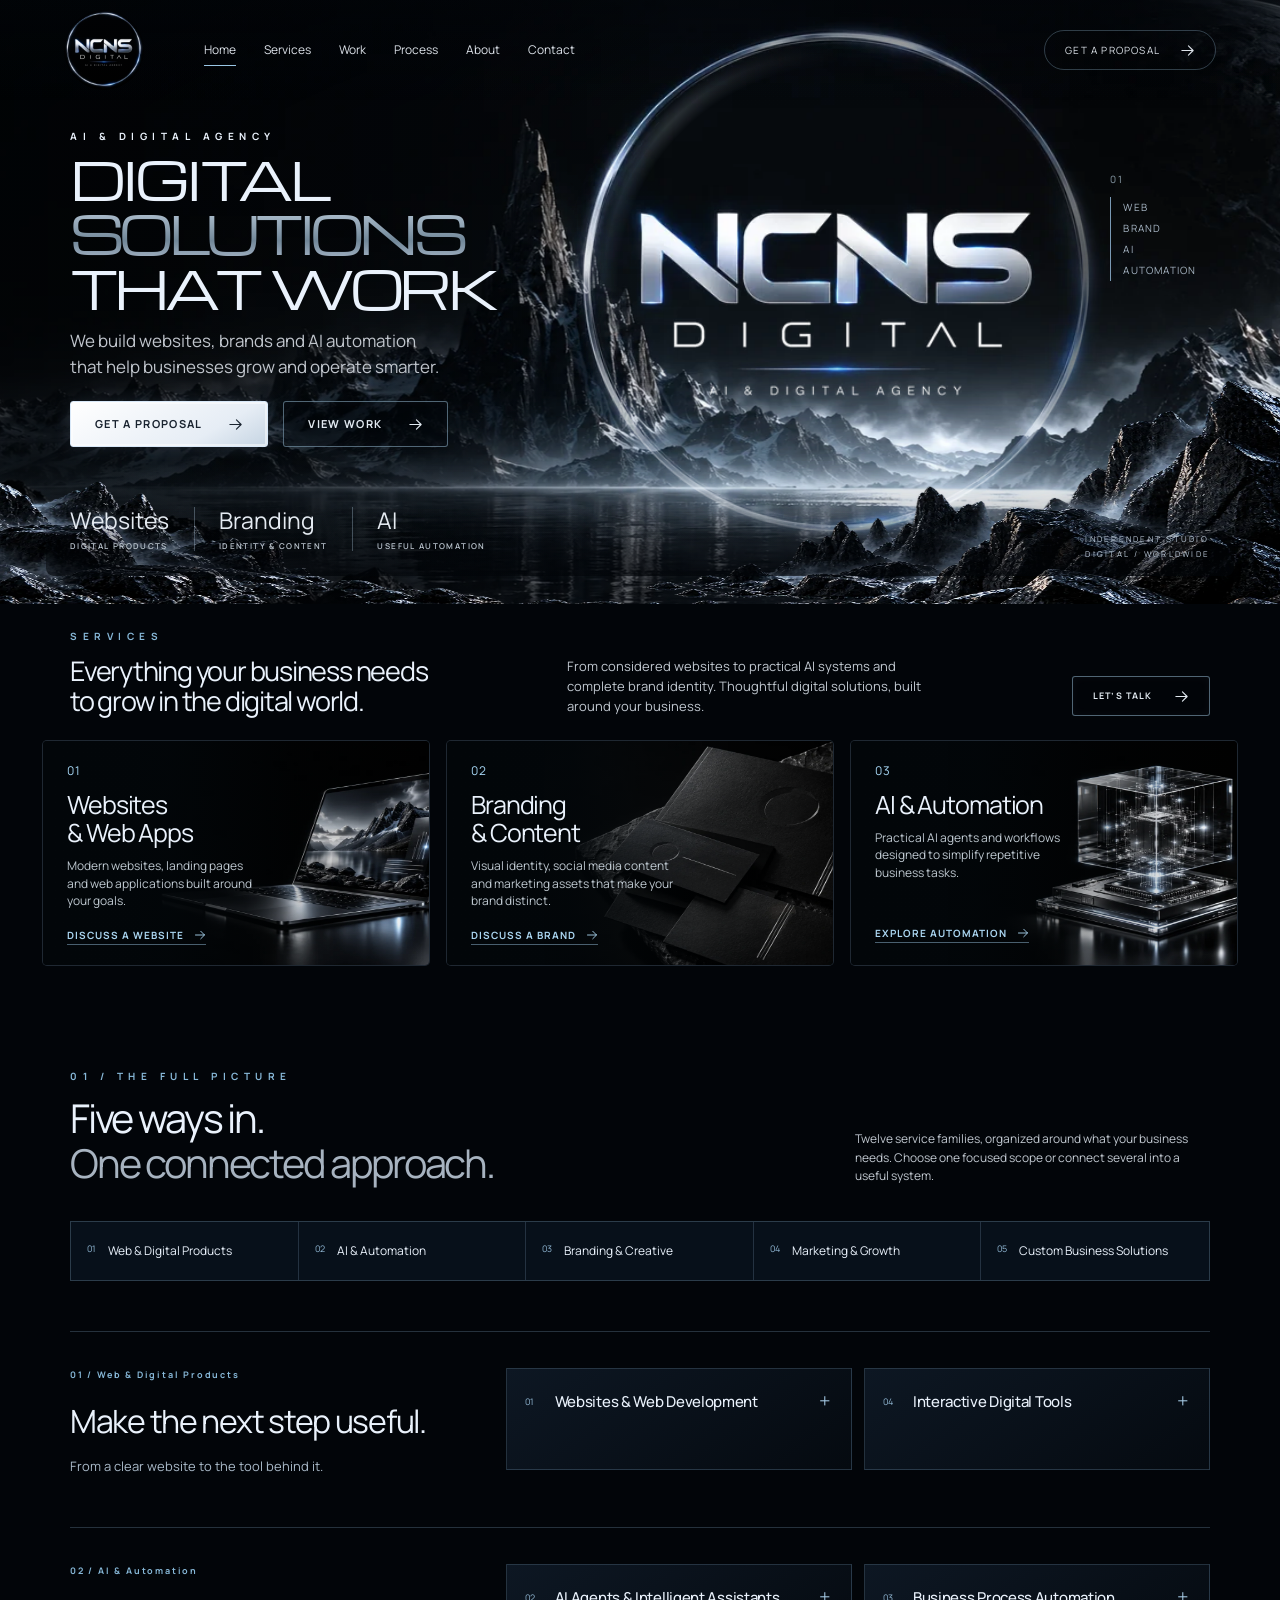
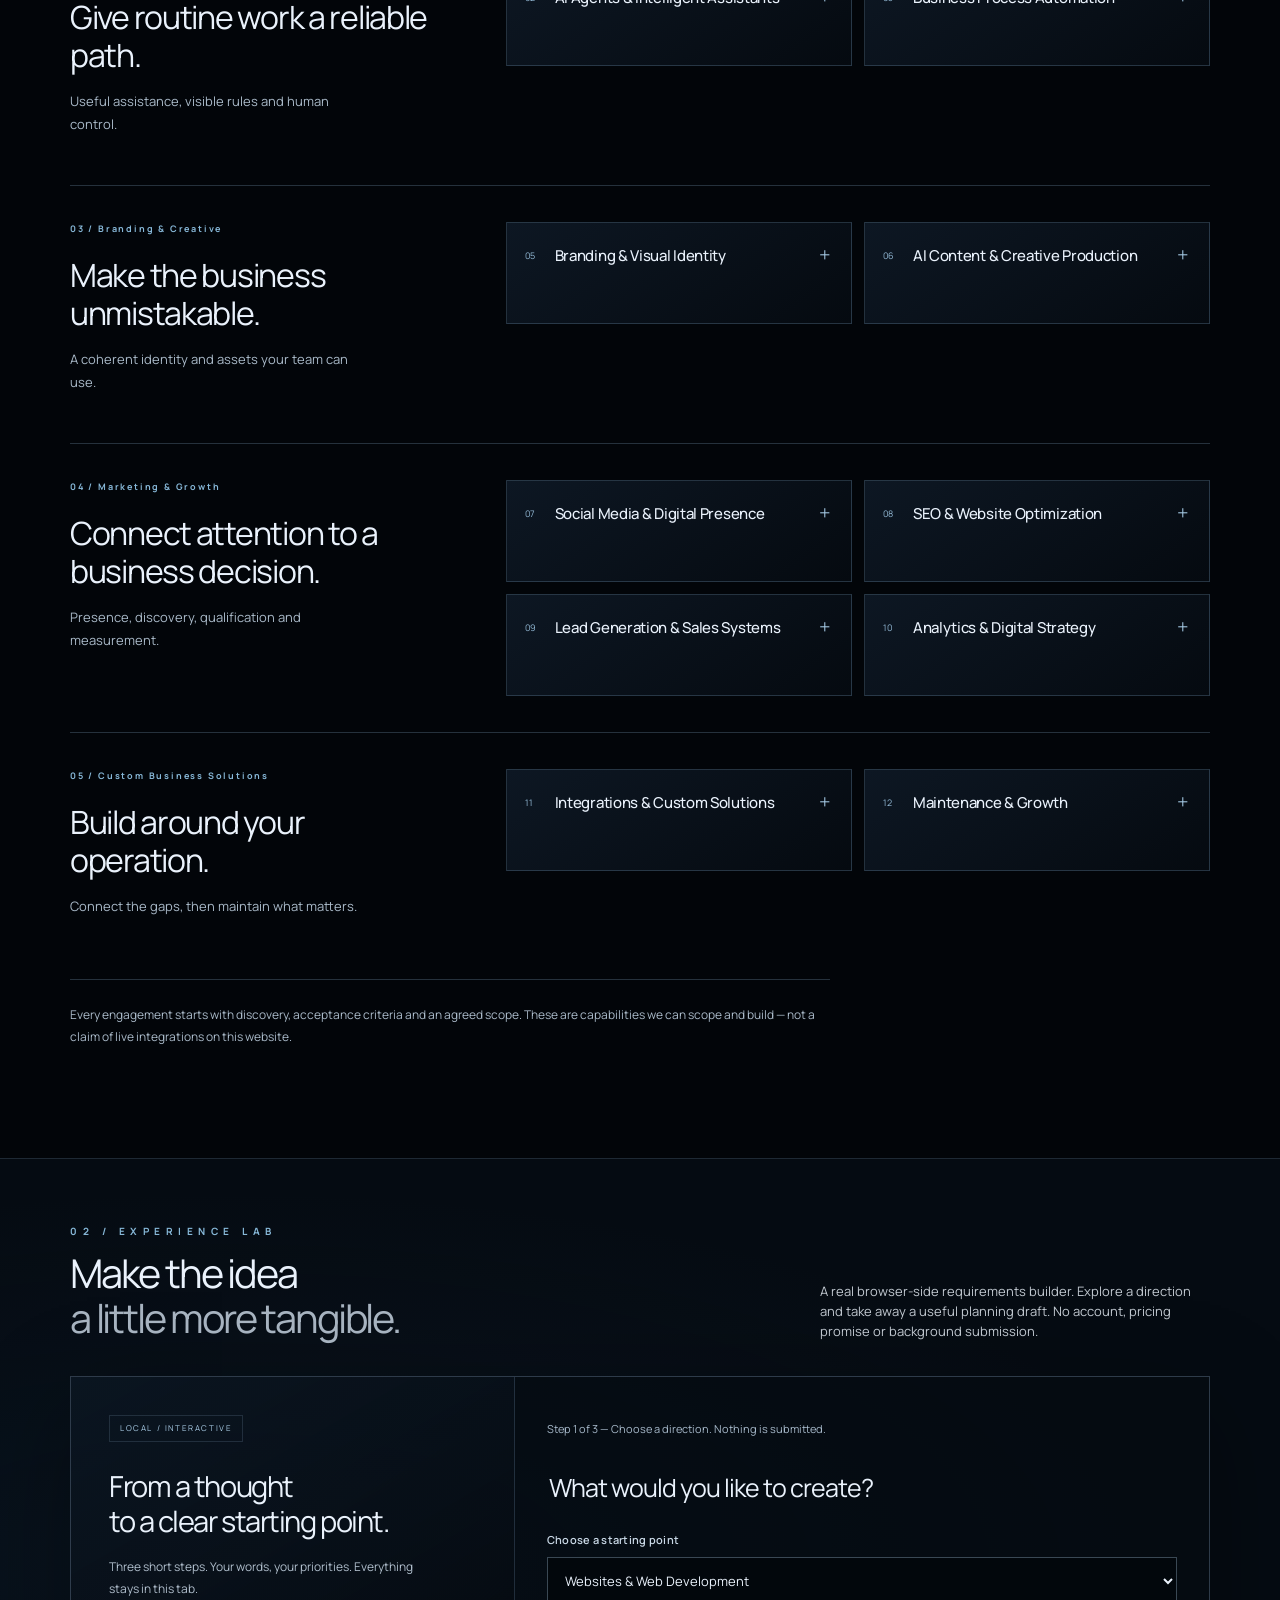
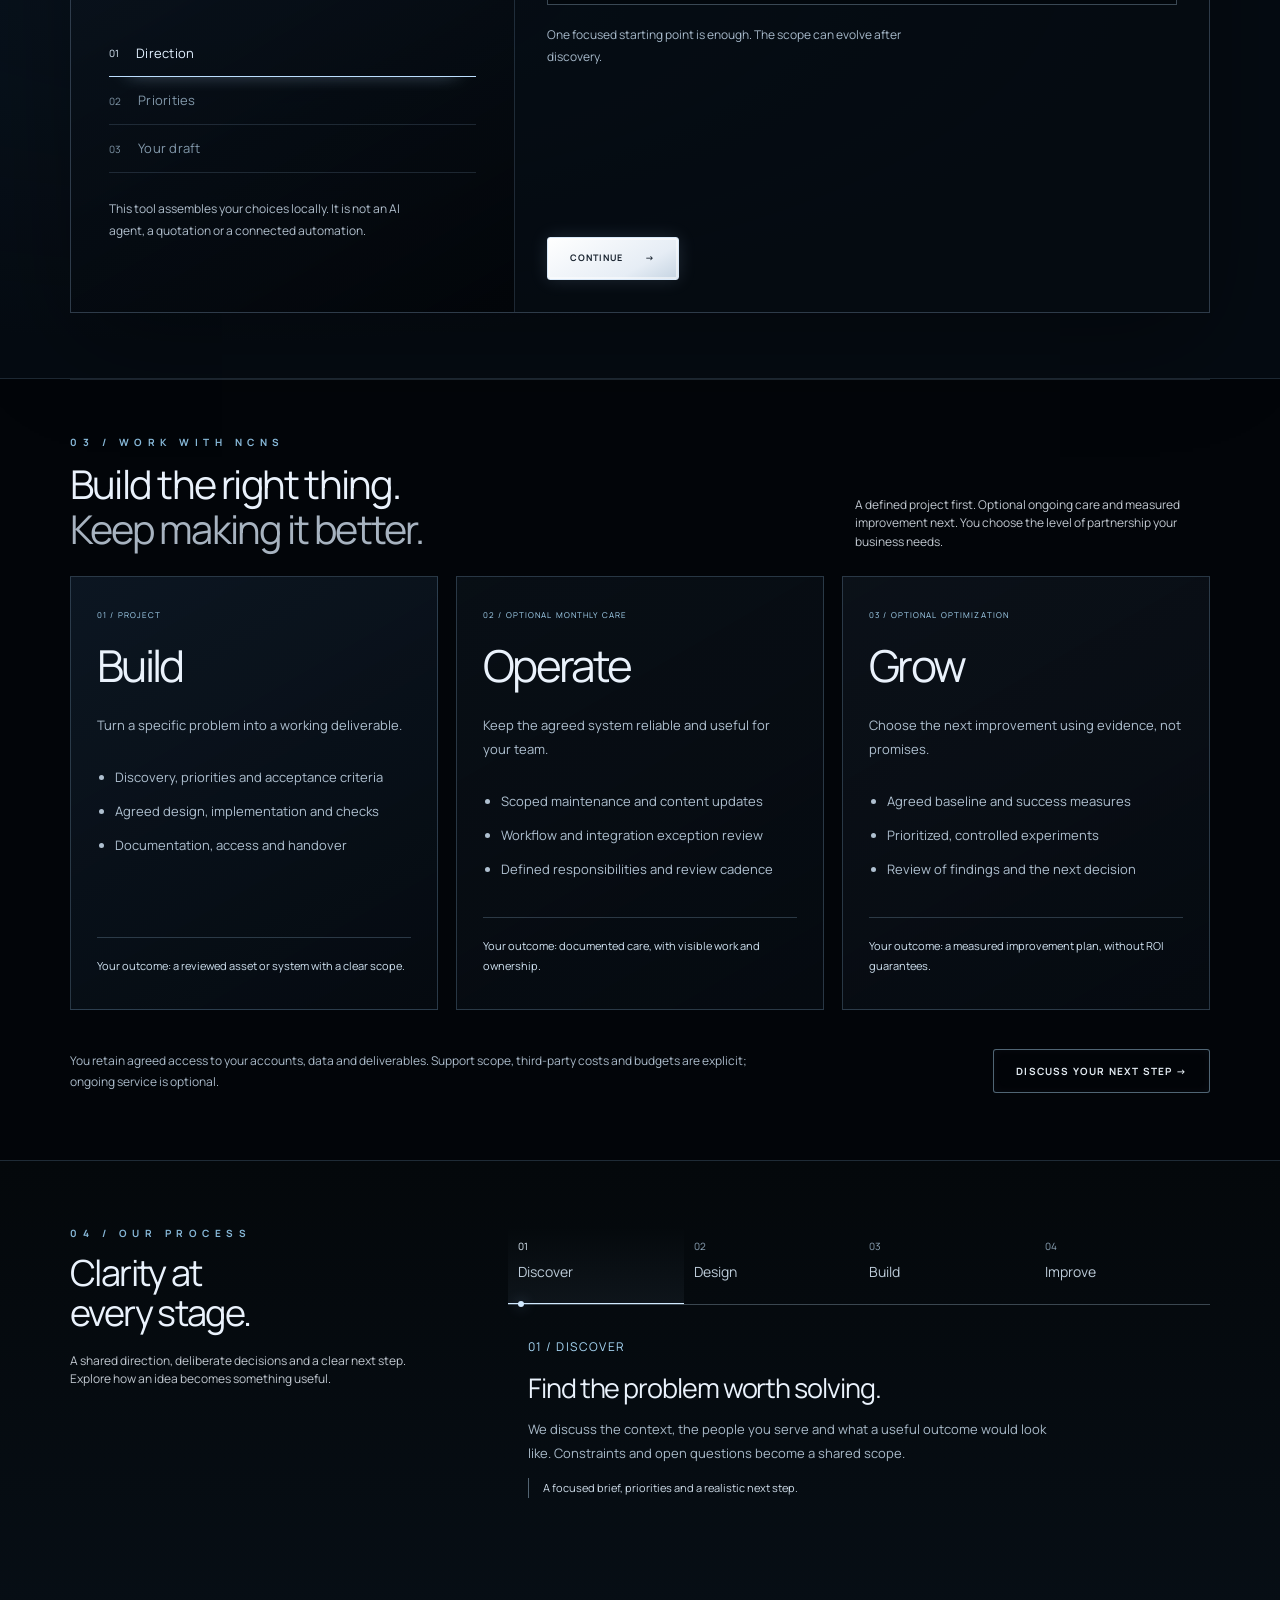
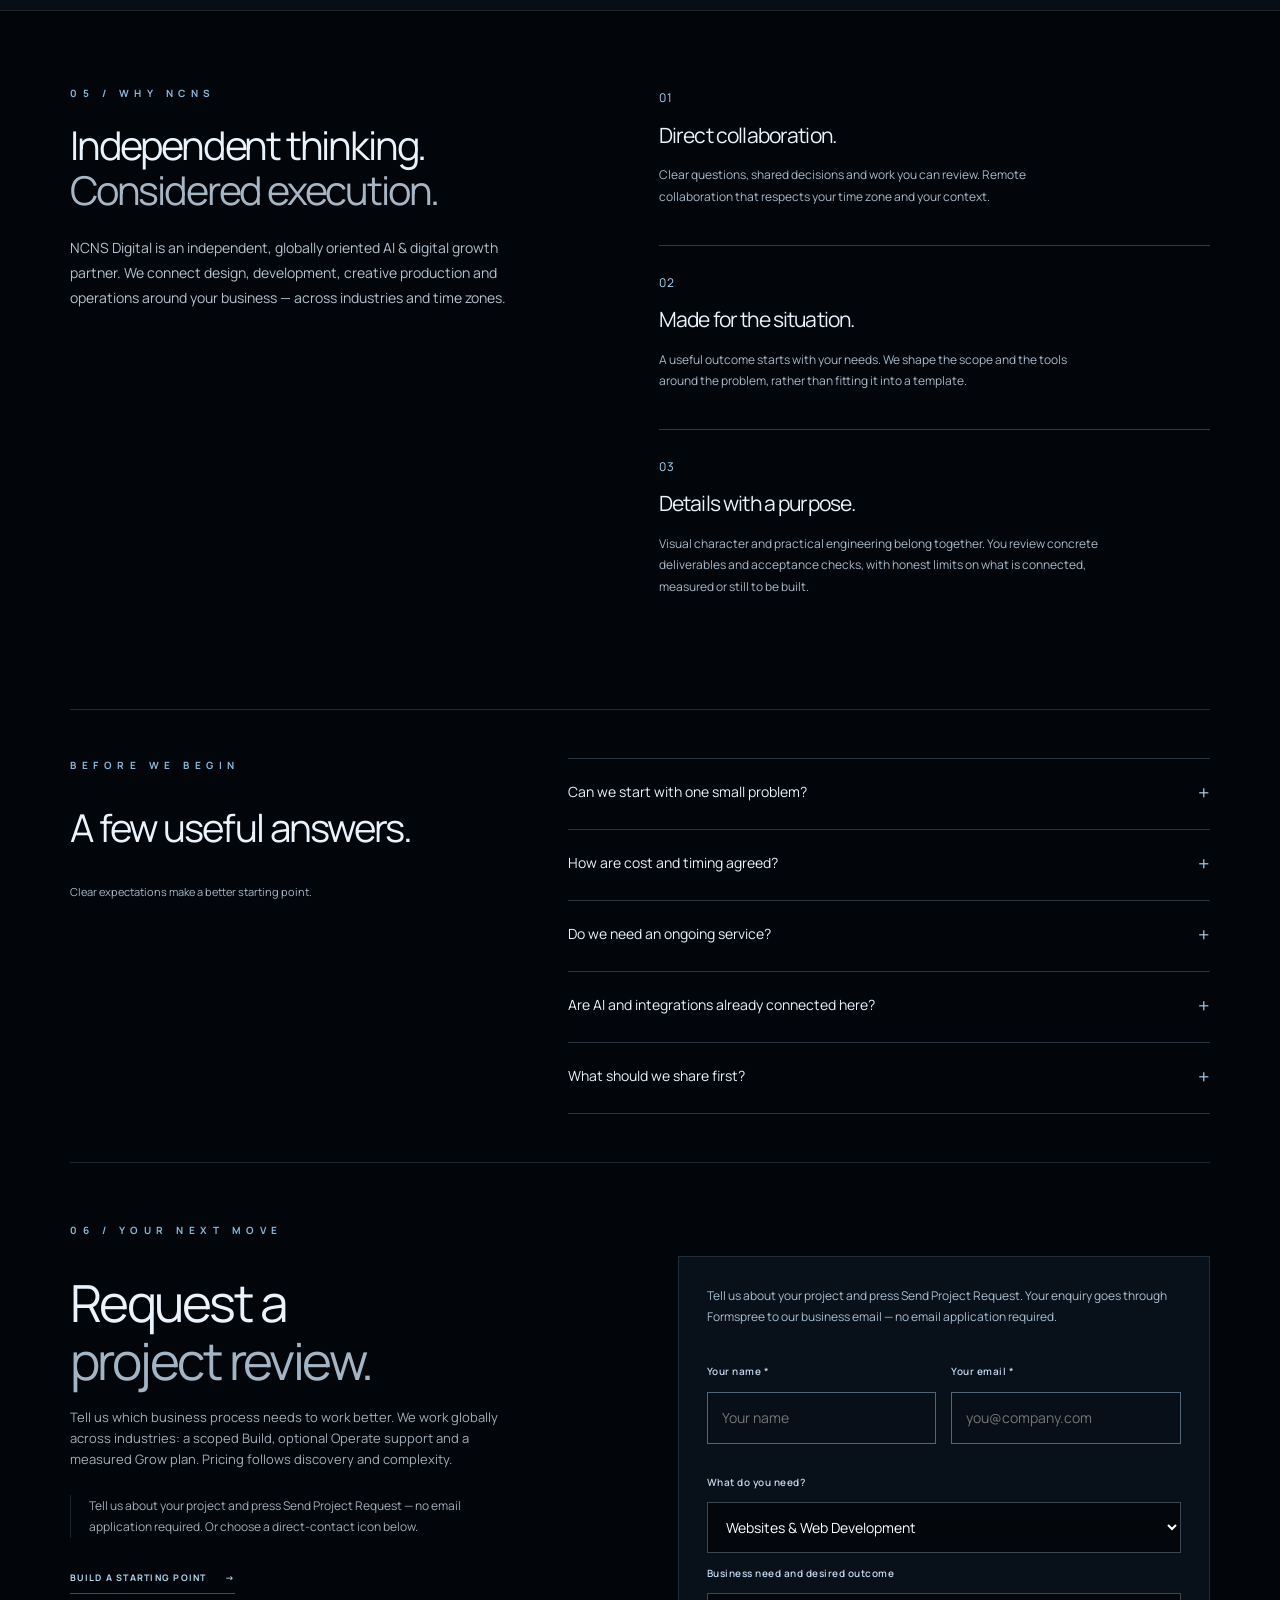
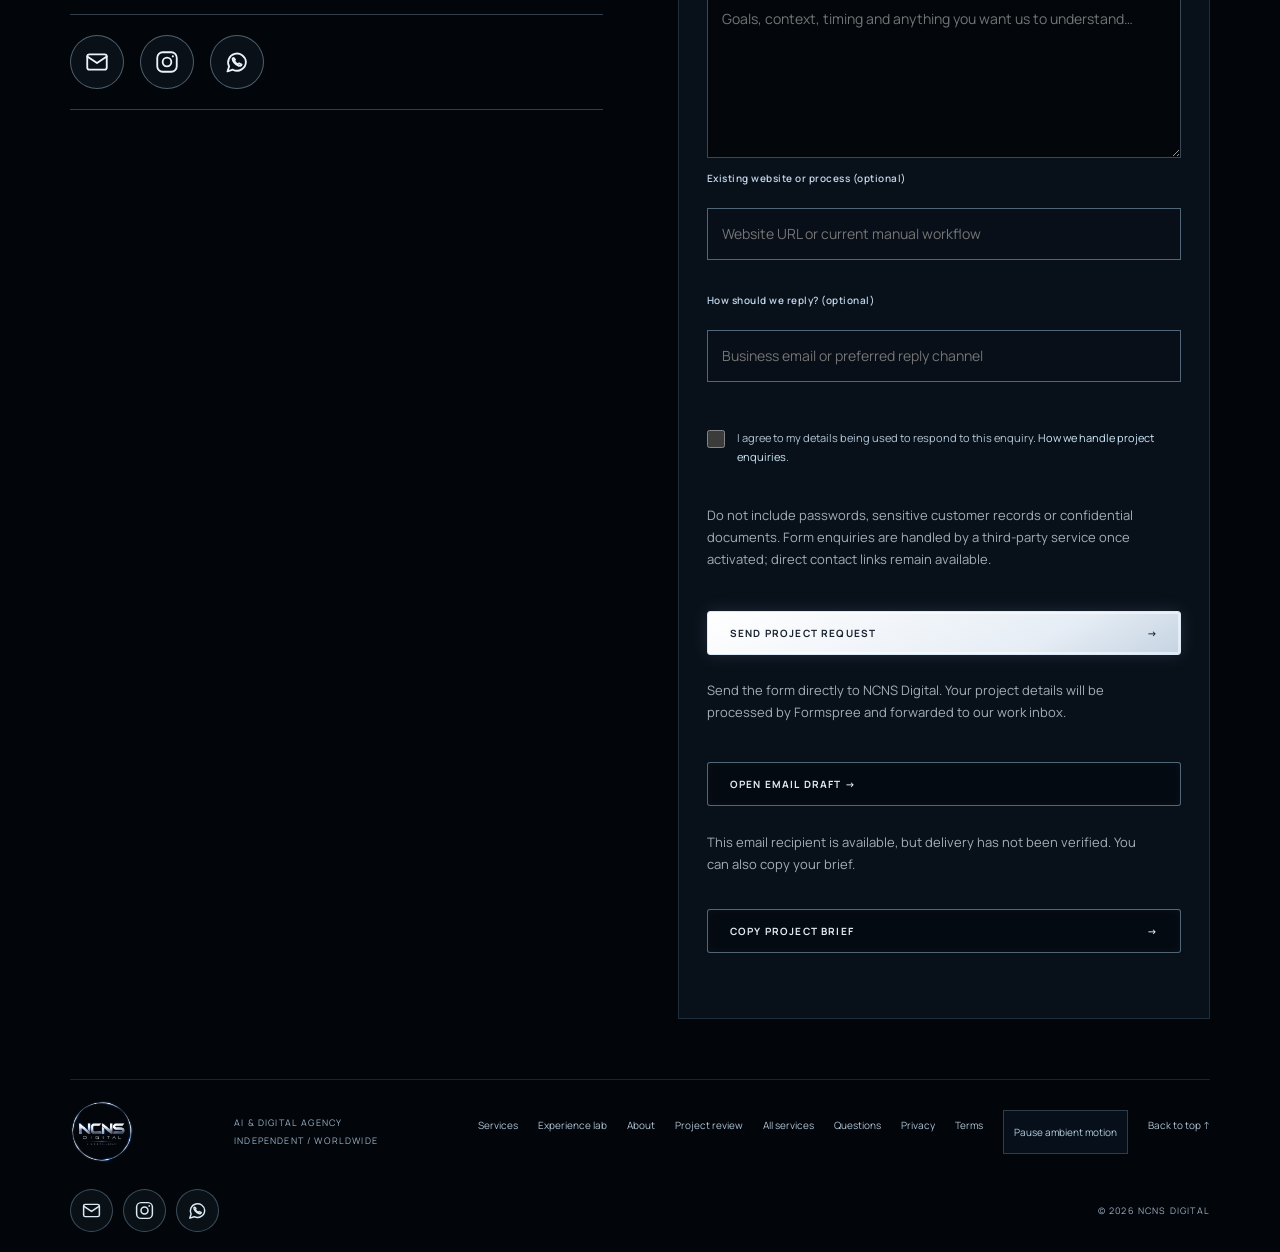
<file: index.html>
<!doctype html>
<html lang="en">
<head>
  <meta charset="utf-8" />
  <meta name="viewport" content="width=device-width,initial-scale=1" />
  <meta name="theme-color" content="#03070c" />
  <meta name="description" content="NCNS Digital builds custom websites, web applications, AI agents and business process automation for companies worldwide. Explore practical digital solutions." />
  <title>Web Development &amp; AI Automation Agency | NCNS Digital</title>
  <link rel="icon" type="image/webp" href="./assets/ncns-original-logo.webp" />
  <link rel="preload" href="./assets/fonts/Manrope-Variable.woff2" as="font" type="font/woff2" crossorigin />
  <link rel="preload" href="./assets/fonts/Michroma-Regular.woff2" as="font" type="font/woff2" crossorigin />
  <link rel="preload" href="./assets/scenery/obsidian-lake-1942.webp" as="image" media="(min-width: 801px)" fetchpriority="high" />
  <link rel="stylesheet" href="./styles.css" />
  <link rel="stylesheet" href="./milestone-b.css" />
  <script defer src="./main.js"></script>
  <script defer src="./contact.js"></script>
  <meta property="og:title" content="NCNS Digital — Websites, AI &amp; Automation" />
  <meta property="og:description" content="Websites, AI, automation, branding and growth. A scoped project, optional ongoing care and measured improvement — built around your business." />
  <meta property="og:type" content="website" />
  <meta property="og:image" content="./assets/social/ncns-digital.png" />
  <meta property="og:image:alt" content="NCNS Digital — digital solutions that work. Build, Operate, Grow." />
  <meta property="og:image:width" content="1200" /><meta property="og:image:height" content="630" />
  <meta name="twitter:image" content="./assets/social/ncns-digital.png" />
  <meta name="twitter:card" content="summary_large_image" />
<link rel="stylesheet" href="./agency.css" />
<script type="application/ld+json">{"@context":"https://schema.org","@type":"Organization","name":"NCNS Digital","description":"Independent, globally oriented AI and digital growth partner. Build, Operate, Grow.","areaServed":"Worldwide","sameAs":["https://www.instagram.com/ncns.digital/"],"hasOfferCatalog":{"@type":"OfferCatalog","name":"NCNS Digital services","itemListElement":[{"@type":"Offer","itemOffered":{"@type":"Service","name":"Websites & Web Development"}},{"@type":"Offer","itemOffered":{"@type":"Service","name":"Interactive Digital Tools"}},{"@type":"Offer","itemOffered":{"@type":"Service","name":"AI Agents & Intelligent Assistants"}},{"@type":"Offer","itemOffered":{"@type":"Service","name":"Business Process Automation"}},{"@type":"Offer","itemOffered":{"@type":"Service","name":"Branding & Visual Identity"}},{"@type":"Offer","itemOffered":{"@type":"Service","name":"AI Content & Creative Production"}},{"@type":"Offer","itemOffered":{"@type":"Service","name":"Social Media & Digital Presence"}},{"@type":"Offer","itemOffered":{"@type":"Service","name":"SEO & Website Optimization"}},{"@type":"Offer","itemOffered":{"@type":"Service","name":"Lead Generation & Sales Systems"}},{"@type":"Offer","itemOffered":{"@type":"Service","name":"Analytics & Digital Strategy"}},{"@type":"Offer","itemOffered":{"@type":"Service","name":"Integrations & Custom Solutions"}},{"@type":"Offer","itemOffered":{"@type":"Service","name":"Maintenance & Growth"}}]}}</script>
</head>
<body>
  <a class="skip-link" href="#mainContent">Skip to content</a>
  <div class="scroll-progress" id="scrollProgress" aria-hidden="true"></div>
  <header class="site-nav" id="top">
    <a class="brand" href="#home" aria-label="NCNS Digital home"><img src="./assets/ncns-original-logo.webp" width="480" height="480" alt="NCNS Digital" /></a>
    <button type="button" class="menu-toggle" id="menuToggle" aria-expanded="false" aria-controls="primaryNavigation" aria-label="Open navigation"><span></span><span></span></button>
    <nav class="nav-links" id="primaryNavigation" aria-label="Primary navigation">
      <a href="#home" aria-current="page">Home</a><a href="#services">Services</a><a href="#work">Work</a><a href="#process">Process</a><a href="#about">About</a><a href="#contact">Contact</a>
      <a href="#contact" class="nav-contact">GET A PROPOSAL <svg class="arrow-icon" viewBox="0 0 16 16" fill="none" aria-hidden="true"><path d="M2 8h12M9 3l5 5-5 5"/></svg></a>
    </nav>
  </header>
  <main id="mainContent" tabindex="-1">
    <section class="hero" id="home" aria-labelledby="heroTitle">
      <picture class="hero-scene" aria-hidden="true">
        <source media="(max-width: 800px)" srcset="./assets/scenery/obsidian-lake-1280.webp" />
        <img src="./assets/scenery/obsidian-lake-1942.webp" width="1942" height="809" alt="" fetchpriority="high" decoding="async" />
      </picture>
      <div class="scene-shade" aria-hidden="true"></div>
      <picture class="hero-foreground" aria-hidden="true"><source media="(min-width: 801px)" srcset="./assets/scenery/foreground-rocks.webp" /><img src="[data-uri]" width="1942" height="809" alt="" decoding="async" /></picture>
      <div class="hero-mist" aria-hidden="true"></div>
      <div class="water-glint" aria-hidden="true"></div>
      <div class="hero-inner container">
        <div class="hero-copy">
          <span class="eyebrow">AI &amp; DIGITAL AGENCY</span>
          <h1 id="heroTitle"><span>DIGITAL</span><span class="silver">SOLUTIONS</span><span>THAT WORK</span></h1>
          <p>We build websites, brands and AI automation<br class="desktop-break" /> that help businesses grow and operate smarter.</p>
          <div class="hero-actions"><a class="button primary" href="#contact">GET A PROPOSAL <svg class="arrow-icon" viewBox="0 0 16 16" fill="none" aria-hidden="true"><path d="M2 8h12M9 3l5 5-5 5"/></svg></a><a class="button outline" href="#work">VIEW WORK <svg class="arrow-icon" viewBox="0 0 16 16" fill="none" aria-hidden="true"><path d="M2 8h12M9 3l5 5-5 5"/></svg></a></div>
        </div>
        <div class="hero-orbit" id="heroOrbit">
          <div class="orbit-glow" aria-hidden="true"></div>
          <div class="emblem-contact-haze" aria-hidden="true"></div>
          <div class="orbit-ring" aria-hidden="true"></div>
          <div class="emblem-wrap"><img src="./assets/ncns-original-logo.webp" width="480" height="480" alt="Original NCNS Digital metallic emblem" decoding="async" /></div>
        </div>
        <div class="hero-reflection" aria-hidden="true"><i></i><i></i><i></i></div>
        <div class="hero-index" aria-hidden="true"><span>01</span><p>WEB<br />BRAND<br />AI<br />AUTOMATION</p></div>
      </div>
      <div class="hero-bottom container"><div class="capability-list"><span>Websites<small>DIGITAL PRODUCTS</small></span><span>Branding<small>IDENTITY &amp; CONTENT</small></span><span>AI<small>USEFUL AUTOMATION</small></span></div><span class="hero-signature">INDEPENDENT STUDIO<br />DIGITAL / WORLDWIDE</span></div>
    </section>
    <section id="services" class="services section container" aria-labelledby="servicesTitle">
      <div class="section-heading reveal"><div><span class="eyebrow blue">SERVICES</span><h2 id="servicesTitle">Everything your business needs<br />to grow in the digital world.</h2></div><p>From considered websites to practical AI systems and complete brand identity. Thoughtful digital solutions, built around your business.</p><a class="button outline" href="#contact">LET’S TALK <svg class="arrow-icon" viewBox="0 0 16 16" fill="none" aria-hidden="true"><path d="M2 8h12M9 3l5 5-5 5"/></svg></a></div>
      <div class="service-grid">
        <a href="#service-web" class="service-card reveal service-web"><div class="service-image" role="img" aria-label="Illustrative premium laptop with a cinematic website mockup"></div><div class="service-content"><span class="service-number">01</span><h3>Websites<br />&amp; Web Apps</h3><p>Modern websites, landing pages and web applications built around your goals.</p><span class="service-link">DISCUSS A WEBSITE <svg class="arrow-icon" viewBox="0 0 16 16" fill="none" aria-hidden="true"><path d="M2 8h12M9 3l5 5-5 5"/></svg></span></div></a>
        <a href="#service-brand" class="service-card reveal service-brand"><div class="service-image" role="img" aria-label="Illustrative black embossed stationery and metallic print finishes"></div><div class="service-content"><span class="service-number">02</span><h3>Branding<br />&amp; Content</h3><p>Visual identity, social media content and marketing assets that make your brand distinct.</p><span class="service-link">DISCUSS A BRAND <svg class="arrow-icon" viewBox="0 0 16 16" fill="none" aria-hidden="true"><path d="M2 8h12M9 3l5 5-5 5"/></svg></span></div></a>
        <a href="#service-ai" class="service-card reveal service-ai"><div class="service-image" role="img" aria-label="Illustrative glass technical module with precision circuitry"></div><div class="service-content"><span class="service-number">03</span><h3>AI &amp; Automation</h3><p>Practical AI agents and workflows designed to simplify repetitive business tasks.</p><span class="service-link">EXPLORE AUTOMATION <svg class="arrow-icon" viewBox="0 0 16 16" fill="none" aria-hidden="true"><path d="M2 8h12M9 3l5 5-5 5"/></svg></span></div></a>
      </div>
    </section>
    <section id="capabilities" class="capabilities section container" aria-labelledby="capabilitiesTitle"><div class="section-heading reveal"><div><span class="eyebrow blue">01 / THE FULL PICTURE</span><h2 id="capabilitiesTitle">Five ways in.<br /><em>One connected approach.</em></h2></div><p>Twelve service families, organized around what your business needs. Choose one focused scope or connect several into a useful system.</p></div><nav class="pillar-nav" aria-label="Five service pillars"><a href="#service-web"><span>01</span>Web &amp; Digital Products</a><a href="#service-ai"><span>02</span>AI &amp; Automation</a><a href="#service-brand"><span>03</span>Branding &amp; Creative</a><a href="#service-growth"><span>04</span>Marketing &amp; Growth</a><a href="#service-custom"><span>05</span>Custom Business Solutions</a></nav><div class="pillar-list"><article id="service-web" class="service-pillar"><header><span class="eyebrow blue">01 / Web &amp; Digital Products</span><h3>Make the next step useful.</h3><p>From a clear website to the tool behind it.</p></header><div class="service-families"><details class="family" id="family-1" data-family="1"><summary><span class="family-number">01</span><h4>Websites &amp; Web Development</h4><span class="family-toggle" aria-hidden="true">+</span></summary><div><p>Your digital presence needs to do more than look current.</p><p>Responsive brand and corporate websites, landing pages, e-commerce, customer portals and bespoke web applications.</p><p class="family-delivery"><strong>What you receive</strong>A reviewed structure, responsive implementation and documented handover. Backend, payments and bookings are scoped separately.</p><a class="text-link" href="#contact" data-service="Websites &amp; Web Development">DISCUSS THIS SCOPE <span aria-hidden="true">→</span></a></div></details><details class="family" id="family-4" data-family="4"><summary><span class="family-number">04</span><h4>Interactive Digital Tools</h4><span class="family-toggle" aria-hidden="true">+</span></summary><div><p>Visitors need a clearer way to choose, estimate or explain a requirement.</p><p>Guided questionnaires, estimate calculators, product configurators, interactive catalogs and planning tools.</p><p class="family-delivery"><strong>What you receive</strong>A useful decision flow, transparent rules and a brief or result your team can review. Illustrative prices are always labelled.</p><a class="text-link" href="#contact" data-service="Interactive Digital Tools">DISCUSS THIS SCOPE <span aria-hidden="true">→</span></a></div></details></div></article><article id="service-ai" class="service-pillar"><header><span class="eyebrow blue">02 / AI &amp; Automation</span><h3>Give routine work a reliable path.</h3><p>Useful assistance, visible rules and human control.</p></header><div class="service-families"><details class="family" id="family-2" data-family="2"><summary><span class="family-number">02</span><h4>AI Agents &amp; Intelligent Assistants</h4><span class="family-toggle" aria-hidden="true">+</span></summary><div><p>Routine questions compete with enquiries that need a person.</p><p>Knowledge assistants, support and sales agents, qualification flows and voice or document workflows where appropriate.</p><p class="family-delivery"><strong>What you receive</strong>A scoped knowledge source, evaluated responses and a human handoff. Model access, privacy and platform permissions are agreed before integration.</p><a class="text-link" href="#contact" data-service="AI Agents &amp; Intelligent Assistants">DISCUSS THIS SCOPE <span aria-hidden="true">→</span></a></div></details><details class="family" id="family-3" data-family="3"><summary><span class="family-number">03</span><h4>Business Process Automation</h4><span class="family-toggle" aria-hidden="true">+</span></summary><div><p>Manual handoffs make routine work difficult to track.</p><p>Enquiry routing, CRM pipelines, permission-aware reminders, document generation and operational reporting.</p><p class="family-delivery"><strong>What you receive</strong>Mapped rules, exception handling, approval points and an operator runbook. Your team keeps control of consequential actions.</p><a class="text-link" href="#contact" data-service="Business Process Automation">DISCUSS THIS SCOPE <span aria-hidden="true">→</span></a></div></details></div></article><article id="service-brand" class="service-pillar"><header><span class="eyebrow blue">03 / Branding &amp; Creative</span><h3>Make the business unmistakable.</h3><p>A coherent identity and assets your team can use.</p></header><div class="service-families"><details class="family" id="family-5" data-family="5"><summary><span class="family-number">05</span><h4>Branding &amp; Visual Identity</h4><span class="family-toggle" aria-hidden="true">+</span></summary><div><p>Your offer needs a consistent, recognizable expression.</p><p>Visual identity, typography and colour systems, guidelines, presentations, proposal design and packaging concepts.</p><p class="family-delivery"><strong>What you receive</strong>A coherent visual system and agreed reusable assets, with a clear handover and usage scope.</p><a class="text-link" href="#contact" data-service="Branding &amp; Visual Identity">DISCUSS THIS SCOPE <span aria-hidden="true">→</span></a></div></details><details class="family" id="family-6" data-family="6"><summary><span class="family-number">06</span><h4>AI Content &amp; Creative Production</h4><span class="family-toggle" aria-hidden="true">+</span></summary><div><p>Content production needs direction and repeatable quality.</p><p>Campaign concepts, original visuals, scripts, copy, AI-assisted video, reels and motion design.</p><p class="family-delivery"><strong>What you receive</strong>A reviewed creative brief and specified production assets. Formats, revisions, rights and any generated elements are agreed upfront.</p><a class="text-link" href="#contact" data-service="AI Content &amp; Creative Production">DISCUSS THIS SCOPE <span aria-hidden="true">→</span></a></div></details></div></article><article id="service-growth" class="service-pillar"><header><span class="eyebrow blue">04 / Marketing &amp; Growth</span><h3>Connect attention to a business decision.</h3><p>Presence, discovery, qualification and measurement.</p></header><div class="service-families"><details class="family" id="family-7" data-family="7"><summary><span class="family-number">07</span><h4>Social Media &amp; Digital Presence</h4><span class="family-toggle" aria-hidden="true">+</span></summary><div><p>Your channels should tell the same business story.</p><p>Profile packaging, social templates, content plans and ongoing editorial production across relevant channels.</p><p class="family-delivery"><strong>What you receive</strong>A consistent channel kit and a practical publishing plan. Account access and any publishing are separately authorized.</p><a class="text-link" href="#contact" data-service="Social Media &amp; Digital Presence">DISCUSS THIS SCOPE <span aria-hidden="true">→</span></a></div></details><details class="family" id="family-8" data-family="8"><summary><span class="family-number">08</span><h4>SEO &amp; Website Optimization</h4><span class="family-toggle" aria-hidden="true">+</span></summary><div><p>People need to find the right page and use it without friction.</p><p>Technical and on-page SEO, search-oriented structure, mobile UX, speed, accessibility and conversion-path improvements.</p><p class="family-delivery"><strong>What you receive</strong>A prioritized audit and scoped changes with a measurement plan. Rankings and traffic are not guaranteed.</p><a class="text-link" href="#contact" data-service="SEO &amp; Website Optimization">DISCUSS THIS SCOPE <span aria-hidden="true">→</span></a></div></details><details class="family" id="family-9" data-family="9"><summary><span class="family-number">09</span><h4>Lead Generation &amp; Sales Systems</h4><span class="family-toggle" aria-hidden="true">+</span></summary><div><p>Acquisition only helps when enquiries reach a useful next step.</p><p>Relevant B2B research, personalized outreach strategy, qualification, CRM tracking and compliant follow-up planning.</p><p class="family-delivery"><strong>What you receive</strong>Defined source criteria, permission and opt-out controls, ownership and reporting. No indiscriminate bulk messaging.</p><a class="text-link" href="#contact" data-service="Lead Generation &amp; Sales Systems">DISCUSS THIS SCOPE <span aria-hidden="true">→</span></a></div></details><details class="family" id="family-10" data-family="10"><summary><span class="family-number">10</span><h4>Analytics &amp; Digital Strategy</h4><span class="family-toggle" aria-hidden="true">+</span></summary><div><p>More reports do not automatically make the next decision clearer.</p><p>Digital audits, market and competitor research, funnel assessments, dashboards and practical roadmaps.</p><p class="family-delivery"><strong>What you receive</strong>Agreed definitions, a baseline where data exists and a prioritized action plan. Revenue is never treated as proven profit.</p><a class="text-link" href="#contact" data-service="Analytics &amp; Digital Strategy">DISCUSS THIS SCOPE <span aria-hidden="true">→</span></a></div></details></div></article><article id="service-custom" class="service-pillar"><header><span class="eyebrow blue">05 / Custom Business Solutions</span><h3>Build around your operation.</h3><p>Connect the gaps, then maintain what matters.</p></header><div class="service-families"><details class="family" id="family-11" data-family="11"><summary><span class="family-number">11</span><h4>Integrations &amp; Custom Solutions</h4><span class="family-toggle" aria-hidden="true">+</span></summary><div><p>Off-the-shelf tools do not always fit the way your team works.</p><p>Custom internal systems and authorized connections between websites, CRM, email, spreadsheets, messaging and other APIs.</p><p class="family-delivery"><strong>What you receive</strong>A tested connection or bespoke workflow, documented access and failure handling. Feasibility depends on the actual systems and permissions.</p><a class="text-link" href="#contact" data-service="Integrations &amp; Custom Solutions">DISCUSS THIS SCOPE <span aria-hidden="true">→</span></a></div></details><details class="family" id="family-12" data-family="12"><summary><span class="family-number">12</span><h4>Maintenance &amp; Growth</h4><span class="family-toggle" aria-hidden="true">+</span></summary><div><p>A useful system needs care after its first release.</p><p>Updates, fixes, content refreshes, monitoring, new features and iterative improvements to web and AI workflows.</p><p class="family-delivery"><strong>What you receive</strong>An optional service plan with defined responsibilities, review cadence and ownership. Third-party fees and budgets remain explicit.</p><a class="text-link" href="#contact" data-service="Maintenance &amp; Growth">DISCUSS THIS SCOPE <span aria-hidden="true">→</span></a></div></details></div></article></div><p class="catalog-note">Every engagement starts with discovery, acceptance criteria and an agreed scope. These are capabilities we can scope and build — not a claim of live integrations on this website.</p></section>
    <section id="experience" class="lab-section section" aria-labelledby="experienceTitle"><div class="container">
      <div class="section-heading reveal"><div><span class="eyebrow blue">02 / EXPERIENCE LAB</span><h2 id="experienceTitle">Make the idea<br /><em>a little more tangible.</em></h2></div><p>A real browser-side requirements builder. Explore a direction and take away a useful planning draft. No account, pricing promise or background submission.</p></div>
      <div class="lab-layout reveal"><div class="lab-intro"><span class="lab-badge">LOCAL / INTERACTIVE</span><h3>From a thought<br />to a clear starting point.</h3><p>Three short steps. Your words, your priorities. Everything stays in this tab.</p><ol class="lab-progress" aria-label="Builder steps"><li data-lab-marker="0">01 <span>Direction</span></li><li data-lab-marker="1">02 <span>Priorities</span></li><li data-lab-marker="2">03 <span>Your draft</span></li></ol><p class="fine-print">This tool assembles your choices locally. It is not an AI agent, a quotation or a connected automation.</p></div>
      <form id="labForm" class="lab-form"><p id="labLive" class="fine-print" role="status" aria-live="polite">Choose a direction to begin.</p>
        <fieldset data-lab-step="0"><legend>What would you like to create?</legend><label for="labService">Choose a starting point</label><select id="labService"><optgroup label="Web &amp; Digital Products"><option value="Websites &amp; Web Development">Websites &amp; Web Development</option><option value="Interactive Digital Tools">Interactive Digital Tools</option></optgroup><optgroup label="AI &amp; Automation"><option value="AI Agents &amp; Intelligent Assistants">AI Agents &amp; Intelligent Assistants</option><option value="Business Process Automation">Business Process Automation</option></optgroup><optgroup label="Branding &amp; Creative"><option value="Branding &amp; Visual Identity">Branding &amp; Visual Identity</option><option value="AI Content &amp; Creative Production">AI Content &amp; Creative Production</option></optgroup><optgroup label="Marketing &amp; Growth"><option value="Social Media &amp; Digital Presence">Social Media &amp; Digital Presence</option><option value="SEO &amp; Website Optimization">SEO &amp; Website Optimization</option><option value="Lead Generation &amp; Sales Systems">Lead Generation &amp; Sales Systems</option><option value="Analytics &amp; Digital Strategy">Analytics &amp; Digital Strategy</option></optgroup><optgroup label="Custom Business Solutions"><option value="Integrations &amp; Custom Solutions">Integrations &amp; Custom Solutions</option><option value="Maintenance &amp; Growth">Maintenance &amp; Growth</option></optgroup><option value="Not sure yet">Not sure yet / to discuss</option></select><p>One focused starting point is enough. The scope can evolve after discovery.</p></fieldset>
        <fieldset data-lab-step="1"><legend>What matters most?</legend><label for="labGoal">Your main goal <span class="fine-print">(required)</span></label><textarea id="labGoal" rows="3" maxlength="600" placeholder="What should become clearer, easier or more useful?" required></textarea><label for="labTiming">Timing</label><select id="labTiming"><option>Exploring options</option><option>Within 1–3 months</option><option>Within 3–6 months</option><option>Flexible / to discuss</option></select><div class="scope-options"><span>Areas to explore</span><label><input type="checkbox" name="scope" value="Strategy and structure" checked /> Strategy &amp; structure</label><label><input type="checkbox" name="scope" value="Visual design system" /> Visual design system</label><label><input type="checkbox" name="scope" value="Responsive implementation" /> Responsive implementation</label><label><input type="checkbox" name="scope" value="Workflow mapping" /> Workflow mapping</label></div></fieldset>
        <fieldset data-lab-step="2"><legend>Your starting point.</legend><label for="labResult">Planning draft — not a quote</label><textarea id="labResult" rows="9" readonly placeholder="Your choices will appear here with JavaScript enabled."></textarea><div class="lab-result-actions"><button type="button" id="copyLab" class="button outline" disabled>COPY DRAFT <span aria-hidden="true">→</span></button><button type="button" id="useLab" class="button primary" disabled>USE IN PROJECT BRIEF <span aria-hidden="true">→</span></button></div><p id="labCopyStatus" role="status" aria-live="polite" class="fine-print"></p></fieldset>
        <div class="lab-controls enhanced-only"><button type="button" id="labBack" class="button outline">BACK</button><button type="button" id="labNext" class="button primary">CONTINUE <span aria-hidden="true">→</span></button><button type="button" id="labRestart" class="button outline" hidden>START AGAIN</button></div>
        <noscript><p class="fine-print">The interactive draft builder needs JavaScript. You can still explore every service and write a brief in the contact section. Nothing is submitted.</p></noscript>
      </form></div>
    </div></section>
    <section id="work" class="work section container" aria-labelledby="workTitle"><div class="section-heading reveal"><div><span class="eyebrow blue">03 / WORK WITH NCNS</span><h2 id="workTitle">Build the right thing.<br /><em>Keep making it better.</em></h2></div><p>A defined project first. Optional ongoing care and measured improvement next. You choose the level of partnership your business needs.</p></div><div class="partnership-grid"><article class="partnership-card"><span class="service-number">01 / PROJECT</span><h3>Build</h3><p>Turn a specific problem into a working deliverable.</p><ul><li>Discovery, priorities and acceptance criteria</li><li>Agreed design, implementation and checks</li><li>Documentation, access and handover</li></ul><p class="partnership-output">Your outcome: a reviewed asset or system with a clear scope.</p></article><article class="partnership-card"><span class="service-number">02 / OPTIONAL MONTHLY CARE</span><h3>Operate</h3><p>Keep the agreed system reliable and useful for your team.</p><ul><li>Scoped maintenance and content updates</li><li>Workflow and integration exception review</li><li>Defined responsibilities and review cadence</li></ul><p class="partnership-output">Your outcome: documented care, with visible work and ownership.</p></article><article class="partnership-card"><span class="service-number">03 / OPTIONAL OPTIMIZATION</span><h3>Grow</h3><p>Choose the next improvement using evidence, not promises.</p><ul><li>Agreed baseline and success measures</li><li>Prioritized, controlled experiments</li><li>Review of findings and the next decision</li></ul><p class="partnership-output">Your outcome: a measured improvement plan, without ROI guarantees.</p></article></div><div class="partnership-next"><p>You retain agreed access to your accounts, data and deliverables. Support scope, third-party costs and budgets are explicit; ongoing service is optional.</p><a class="button outline" href="#contact">DISCUSS YOUR NEXT STEP →</a></div></section>
    <section id="process" class="process section" aria-labelledby="processTitle"><div class="container"><div class="section-heading reveal"><div><span class="eyebrow blue">04 / OUR PROCESS</span><h2 id="processTitle">Clarity at<br />every stage.</h2></div><p>A shared direction, deliberate decisions and a clear next step. Explore how an idea becomes something useful.</p></div><div class="process-explorer reveal"><div class="process-controls enhanced-only" role="tablist" aria-label="Our process"><button type="button" id="phase-tab-0" role="tab" data-phase="0" aria-controls="phase-0">01 <span>Discover</span></button><button type="button" id="phase-tab-1" role="tab" data-phase="1" aria-controls="phase-1">02 <span>Design</span></button><button type="button" id="phase-tab-2" role="tab" data-phase="2" aria-controls="phase-2">03 <span>Build</span></button><button type="button" id="phase-tab-3" role="tab" data-phase="3" aria-controls="phase-3">04 <span>Improve</span></button></div>
      <div id="phase-0" class="process-panel" role="tabpanel" aria-labelledby="phase-tab-0" tabindex="0"><span class="service-number">01 / DISCOVER</span><h3>Find the problem worth solving.</h3><p>We discuss the context, the people you serve and what a useful outcome would look like. Constraints and open questions become a shared scope.</p><p class="phase-deliverable">A focused brief, priorities and a realistic next step.</p></div>
      <div id="phase-1" class="process-panel" role="tabpanel" aria-labelledby="phase-tab-1" tabindex="0"><span class="service-number">02 / DESIGN</span><h3>Give the idea a deliberate form.</h3><p>Structure comes before decoration. We explore the journey, visual direction and the interactions that make it feel unmistakably yours.</p><p class="phase-deliverable">A reviewed direction and a coherent design system.</p></div>
      <div id="phase-2" class="process-panel" role="tabpanel" aria-labelledby="phase-tab-2" tabindex="0"><span class="service-number">03 / BUILD</span><h3>Make the details work together.</h3><p>We turn the agreed direction into responsive interfaces or scoped workflow prototypes, checking accessibility, behaviour and practical constraints as we go.</p><p class="phase-deliverable">A working implementation with reviewable milestones.</p></div>
      <div id="phase-3" class="process-panel" role="tabpanel" aria-labelledby="phase-tab-3" tabindex="0"><span class="service-number">04 / IMPROVE</span><h3>Learn from what actually happens.</h3><p>After review, we refine the details and plan the handover. Any launch, measurement or connected service is agreed separately, with clear ownership.</p><p class="phase-deliverable">Documented next steps and an informed iteration plan.</p></div></div></div></section>
    <section id="about" class="about-section section container" aria-labelledby="aboutTitle"><div class="about-heading reveal"><span class="eyebrow blue">05 / WHY NCNS</span><h2 id="aboutTitle">Independent thinking.<br /><em>Considered execution.</em></h2><p>NCNS Digital is an independent, globally oriented AI &amp; digital growth partner. We connect design, development, creative production and operations around your business — across industries and time zones.</p></div><div class="about-principles"><article class="reveal"><span class="service-number">01</span><h3>Direct collaboration.</h3><p>Clear questions, shared decisions and work you can review. Remote collaboration that respects your time zone and your context.</p></article><article class="reveal"><span class="service-number">02</span><h3>Made for the situation.</h3><p>A useful outcome starts with your needs. We shape the scope and the tools around the problem, rather than fitting it into a template.</p></article><article class="reveal"><span class="service-number">03</span><h3>Details with a purpose.</h3><p>Visual character and practical engineering belong together. You review concrete deliverables and acceptance checks, with honest limits on what is connected, measured or still to be built.</p></article></div></section>
    <section id="questions" class="questions section container" aria-labelledby="questionsTitle"><div><span class="eyebrow blue">BEFORE WE BEGIN</span><h2 id="questionsTitle">A few useful answers.</h2><p class="fine-print">Clear expectations make a better starting point.</p></div><div class="faq-list"><details class="faq"><summary>Can we start with one small problem?<span aria-hidden="true">+</span></summary><p>Yes. A focused discovery can identify the smallest useful deliverable: an enquiry path, a planning tool, a brand system or a workflow. A full digital transformation is not a prerequisite.</p></details><details class="faq"><summary>How are cost and timing agreed?<span aria-hidden="true">+</span></summary><p>After discussing the problem, existing systems and acceptance criteria, we define deliverables, exclusions, revisions and a realistic schedule. Third-party services and budgets are stated separately; this site does not issue a binding quote.</p></details><details class="faq"><summary>Do we need an ongoing service?<span aria-hidden="true">+</span></summary><p>No. A project can finish with documentation and handover. Optional Operate or Grow work has a separate agreed scope, responsibilities and review cadence. Continued value should be visible, not dependent on lock-in.</p></details><details class="faq"><summary>Are AI and integrations already connected here?<span aria-hidden="true">+</span></summary><p>No. The Experience Lab assembles a draft locally. Real AI, CRM, messaging or payment integrations require a separate scope, authorized access, evaluation and appropriate data handling.</p></details><details class="faq"><summary>What should we share first?<span aria-hidden="true">+</span></summary><p>Your business need, existing website or process, desired outcome and a reply channel are enough to begin. Do not send passwords, sensitive customer records or confidential documents through the planning tool.</p></details></div></section>
    <section id="contact" class="contact section container" aria-labelledby="contactTitle"><span class="eyebrow blue reveal">06 / YOUR NEXT MOVE</span><div class="contact-layout"><div class="reveal"><h2 id="contactTitle">Request a<br /><em>project review.</em></h2><p>Tell us which business process needs to work better. We work globally across industries: a scoped Build, optional Operate support and a measured Grow plan. Pricing follows discovery and complexity.</p><p class="contact-note">Choose how to reach us: email for a project proposal, or message us on Instagram and WhatsApp. Or describe your project in the form and press Send Project Request to reach our business inbox directly.</p><a class="text-link" href="#experience">BUILD A STARTING POINT <span aria-hidden="true">→</span></a><div class="contact-channels" role="group" aria-label="Contact NCNS Digital">
  <a id="emailContact" class="channel-icon-link" href="mailto:ncns.digital@gmail.com" aria-label="Email NCNS Digital" title="Email NCNS Digital"><svg class="channel-icon-svg" viewBox="0 0 24 24" fill="none" stroke="currentColor" stroke-width="1.7" stroke-linecap="round" stroke-linejoin="round" aria-hidden="true"><rect x="3" y="5" width="18" height="14" rx="2"/><path d="m3 7 9 6 9-6"/></svg><span id="emailPending" hidden>ncns.digital@gmail.com</span></a>
  <a id="instagramContact" class="channel-icon-link" href="https://www.instagram.com/ncns.digital/" target="_blank" rel="noopener noreferrer" aria-label="Instagram @ncns.digital (opens in new tab)" title="Instagram @ncns.digital"><svg class="channel-icon-svg" viewBox="0 0 24 24" fill="none" stroke="currentColor" stroke-width="1.7" stroke-linecap="round" stroke-linejoin="round" aria-hidden="true"><rect x="3" y="3" width="18" height="18" rx="5"/><circle cx="12" cy="12" r="4"/><circle cx="17.4" cy="6.8" r="1" fill="currentColor" stroke="none"/></svg><span id="instagramPending" hidden></span></a>
  <a id="whatsappContact" class="channel-icon-link" href="https://wa.me/79063231457" target="_blank" rel="noopener noreferrer" aria-label="WhatsApp NCNS Digital (opens in new tab)" title="WhatsApp NCNS Digital"><svg class="channel-icon-svg" viewBox="0 0 24 24" fill="none" stroke="currentColor" stroke-width="1.7" stroke-linecap="round" stroke-linejoin="round" aria-hidden="true"><path d="M20.2 11.8a8.2 8.2 0 0 1-12 7.3L3.2 20.7l1.5-4.6a8.2 8.2 0 1 1 15.5-4.3Z"/><path d="M9 8.4c-.5-.3-1 .1-1.1.8-.2 1.5 2.6 5.4 5.7 6.3 1.5.4 2.6-.2 2.6-1.2l-2.3-1.1-1 1c-1.7-.8-2.8-1.9-3.6-3.4l.9-1Z"/></svg><span id="whatsappPending" hidden></span></a>
</div></div><form class="brief reveal" id="briefForm">
  <p class="brief-form-intro">Tell us about your project and press Send Project Request. Your enquiry goes through Formspree to our business email — no email application required.</p>
  <div class="brief-contact-fields">
    <div><label for="visitorName">Your name <span aria-hidden="true">*</span></label><input id="visitorName" name="name" type="text" autocomplete="name" maxlength="100" required placeholder="Your name" /></div>
    <div><label for="visitorEmail">Your email <span aria-hidden="true">*</span></label><input id="visitorEmail" name="email" type="email" autocomplete="email" maxlength="254" required placeholder="you@company.com" /></div>
  </div>
  <label for="projectType">What do you need?</label><select id="projectType" name="service"><optgroup label="Web &amp; Digital Products"><option value="Websites &amp; Web Development">Websites &amp; Web Development</option><option value="Interactive Digital Tools">Interactive Digital Tools</option></optgroup><optgroup label="AI &amp; Automation"><option value="AI Agents &amp; Intelligent Assistants">AI Agents &amp; Intelligent Assistants</option><option value="Business Process Automation">Business Process Automation</option></optgroup><optgroup label="Branding &amp; Creative"><option value="Branding &amp; Visual Identity">Branding &amp; Visual Identity</option><option value="AI Content &amp; Creative Production">AI Content &amp; Creative Production</option></optgroup><optgroup label="Marketing &amp; Growth"><option value="Social Media &amp; Digital Presence">Social Media &amp; Digital Presence</option><option value="SEO &amp; Website Optimization">SEO &amp; Website Optimization</option><option value="Lead Generation &amp; Sales Systems">Lead Generation &amp; Sales Systems</option><option value="Analytics &amp; Digital Strategy">Analytics &amp; Digital Strategy</option></optgroup><optgroup label="Custom Business Solutions"><option value="Integrations &amp; Custom Solutions">Integrations &amp; Custom Solutions</option><option value="Maintenance &amp; Growth">Maintenance &amp; Growth</option></optgroup><option value="Not sure yet">Not sure yet / to discuss</option></select><label for="projectDetails">Business need and desired outcome</label><textarea id="projectDetails" name="message" required maxlength="1800" rows="6" placeholder="Goals, context, timing and anything you want us to understand…"></textarea><label for="currentProcess">Existing website or process (optional)</label><input id="currentProcess" name="existing_process" type="text" maxlength="300" placeholder="Website URL or current manual workflow" /><label for="replyChannel">How should we reply? (optional)</label><input id="replyChannel" name="preferred_reply" autocomplete="off" type="text" maxlength="200" placeholder="Business email or preferred reply channel" /><label class="brief-consent" for="privacyConsent"><input id="privacyConsent" name="contact_permission" type="checkbox" value="Agreed to processing for responding to this enquiry" required /><span>I agree to my details being used to respond to this enquiry. <a href="./privacy.html">How we handle project enquiries</a>.</span></label>
<div class="field-trap" aria-hidden="true"><label for="contactWebsite">Leave this field empty</label><input id="contactWebsite" type="text" name="_gotcha" tabindex="-1" autocomplete="off" /></div>
<p class="fine-print">Do not include passwords, sensitive customer records or confidential documents. Form enquiries are handled by a third-party service once activated; direct contact links remain available.</p><button class="button primary submit-request" id="submitEnquiry" type="submit" disabled>SEND PROJECT REQUEST <span aria-hidden="true">→</span></button>
<p id="sendStatus" class="form-send-status fine-print" role="status" aria-live="polite">Connecting the project enquiry form… You can also reach us using the icons in Contact.</p>
<a id="emailBrief" class="button outline" hidden>OPEN EMAIL DRAFT →</a><p id="contactDelivery" role="status" class="fine-print">When JavaScript is enabled, the form sends your request through Formspree. You can also use the direct-contact icons.</p><button class="button outline" id="copyBrief" type="button" disabled>COPY PROJECT BRIEF <span aria-hidden="true">→</span></button><div class="form-status" id="formStatus" role="status" aria-live="polite"></div><noscript><p>Online form submission requires JavaScript. Use the email, Instagram or WhatsApp icons in Contact instead. You can also select and copy the project details manually.</p></noscript></form></div></section>
  </main>
  <footer class="footer container"><a class="brand" href="#home" aria-label="NCNS Digital home"><img src="./assets/ncns-original-logo.webp" width="480" height="480" alt="NCNS Digital" loading="lazy" /></a><div><span>AI &amp; DIGITAL AGENCY</span><span>INDEPENDENT / WORLDWIDE</span></div><nav class="footer-links" aria-label="Footer"><a href="./solutions/">Services</a><a href="#experience">Experience lab</a><a href="#about">About</a><a href="#contact">Project review</a><a href="#capabilities">All services</a><a href="#questions">Questions</a><a href="./privacy.html">Privacy</a><a href="./terms.html">Terms</a><button type="button" class="motion-toggle" id="motionToggle" hidden>Pause ambient motion</button><a href="#home">Back to top ↑</a></nav><div class="footer-social" role="group" aria-label="Contact NCNS Digital">
  <a class="footer-social-link" href="mailto:ncns.digital@gmail.com" aria-label="Email NCNS Digital" title="Email NCNS Digital"><svg class="footer-social-svg" viewBox="0 0 24 24" fill="none" stroke="currentColor" stroke-width="1.7" stroke-linecap="round" stroke-linejoin="round" aria-hidden="true"><rect x="3" y="5" width="18" height="14" rx="2"/><path d="m3 7 9 6 9-6"/></svg></a>
  <a class="footer-social-link" href="https://www.instagram.com/ncns.digital/" target="_blank" rel="noopener noreferrer" aria-label="Instagram @ncns.digital (opens in new tab)" title="Instagram @ncns.digital"><svg class="footer-social-svg" viewBox="0 0 24 24" fill="none" stroke="currentColor" stroke-width="1.7" stroke-linecap="round" stroke-linejoin="round" aria-hidden="true"><rect x="3" y="3" width="18" height="18" rx="5"/><circle cx="12" cy="12" r="4"/><circle cx="17.4" cy="6.8" r="1" fill="currentColor" stroke="none"/></svg></a>
  <a class="footer-social-link" href="https://wa.me/79063231457" target="_blank" rel="noopener noreferrer" aria-label="WhatsApp NCNS Digital (opens in new tab)" title="WhatsApp NCNS Digital"><svg class="footer-social-svg" viewBox="0 0 24 24" fill="none" stroke="currentColor" stroke-width="1.7" stroke-linecap="round" stroke-linejoin="round" aria-hidden="true"><path d="M20.2 11.8a8.2 8.2 0 0 1-12 7.3L3.2 20.7l1.5-4.6a8.2 8.2 0 1 1 15.5-4.3Z"/><path d="M9 8.4c-.5-.3-1 .1-1.1.8-.2 1.5 2.6 5.4 5.7 6.3 1.5.4 2.6-.2 2.6-1.2l-2.3-1.1-1 1c-1.7-.8-2.8-1.9-3.6-3.4l.9-1Z"/></svg></a>
</div><span>© 2026 NCNS DIGITAL</span></footer>
</body>
</html>
</file>
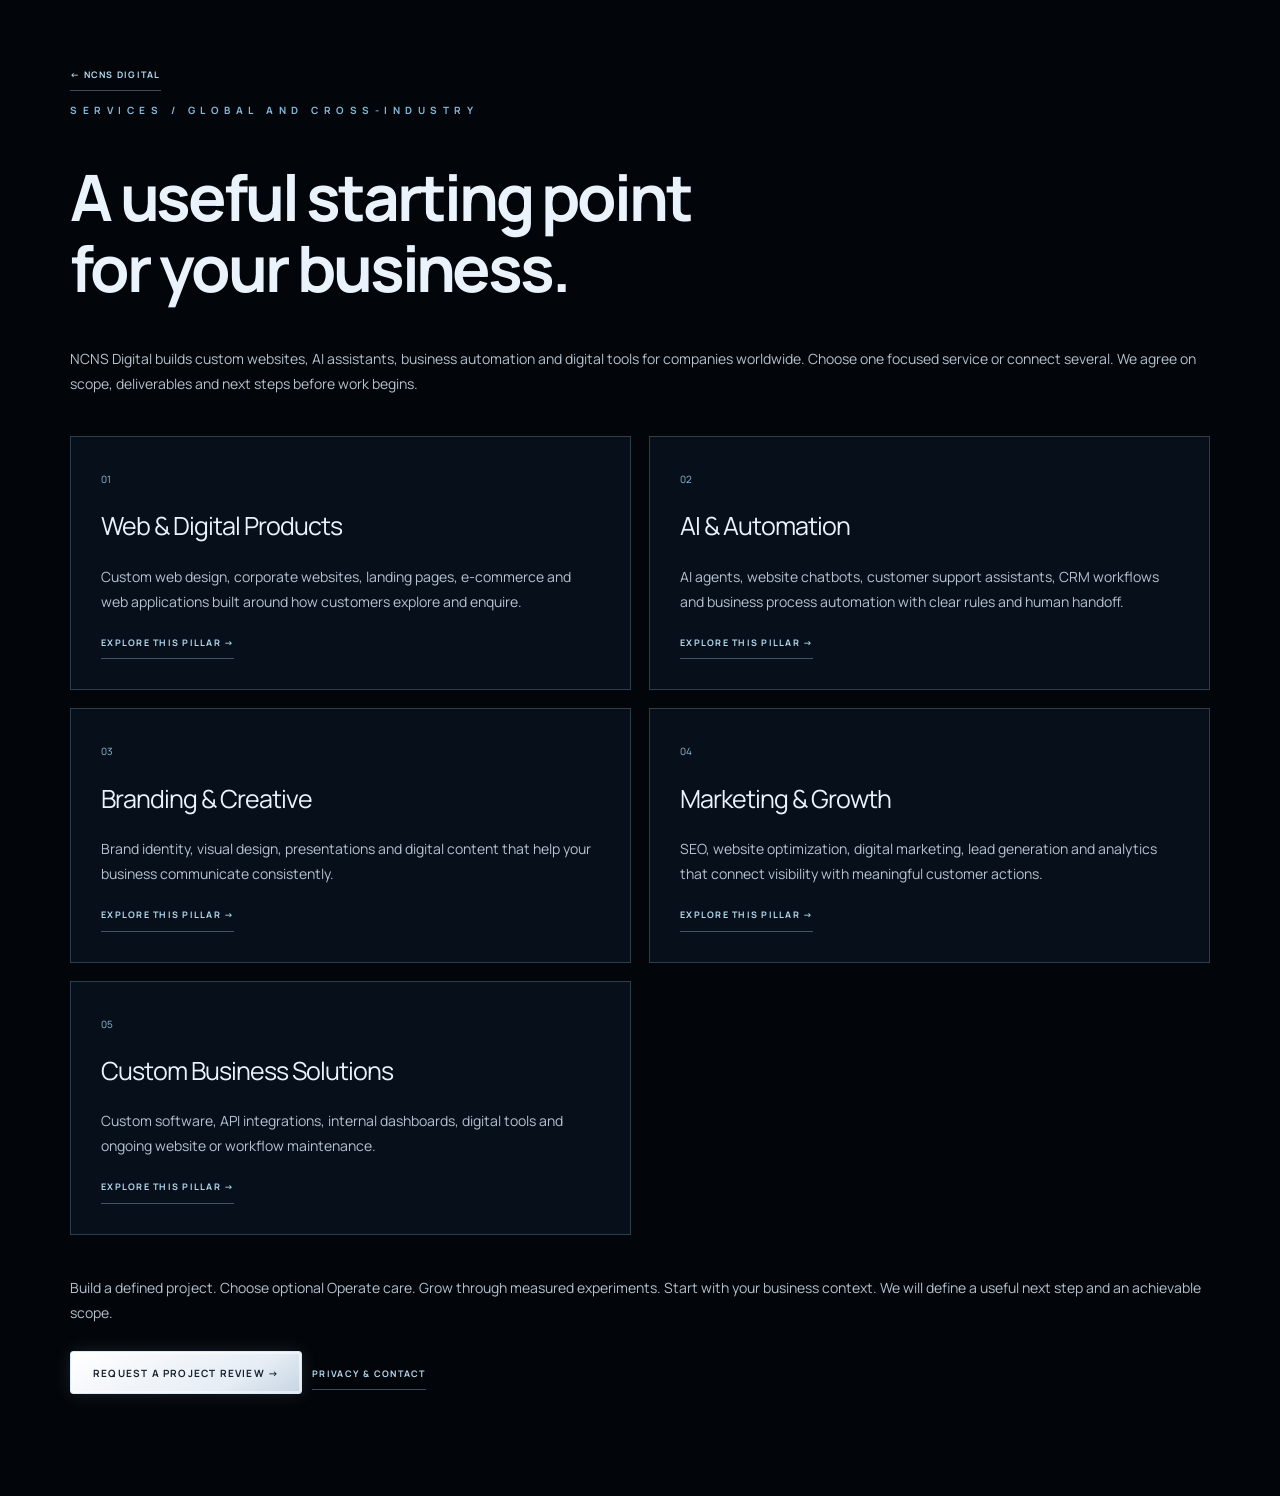
<file: solutions/index.html>
<!doctype html><html lang="en"><head><meta charset="utf-8"><meta name="viewport" content="width=device-width,initial-scale=1"><meta name="description" content="Explore web development, e-commerce, AI agents, CRM automation, branding, SEO and custom digital tools from NCNS Digital. Find a practical solution for your business."><title>Websites, AI Agents &amp; Business Automation | NCNS Digital</title><link rel="icon" href="../assets/ncns-original-logo.webp"><link rel="stylesheet" href="../styles.css"><link rel="stylesheet" href="../milestone-b.css"><link rel="stylesheet" href="../agency.css" />
<meta property="og:title" content="Websites, AI Agents &amp; Business Automation | NCNS Digital" /><meta property="og:description" content="Web development, AI agents, CRM and workflow automation, branding, SEO and custom digital tools for companies worldwide." /><meta property="og:type" content="website" /><meta property="og:image" content="../assets/social/ncns-digital.png" /><meta name="twitter:card" content="summary_large_image" /></head><body><main class="container solutions-page"><a class="text-link" href="../index.html">← NCNS DIGITAL</a><p class="eyebrow blue">SERVICES / GLOBAL AND CROSS-INDUSTRY</p><h1>A useful starting point<br>for your business.</h1><p>NCNS Digital builds custom websites, AI assistants, business automation and digital tools for companies worldwide. Choose one focused service or connect several. We agree on scope, deliverables and next steps before work begins.</p><nav class="directory" aria-label="Service directory"><a href="../index.html#service-web"><span>01</span><h2>Web &amp; Digital Products</h2><p>Custom web design, corporate websites, landing pages, e-commerce and web applications built around how customers explore and enquire.</p><span class="text-link">EXPLORE THIS PILLAR →</span></a><a href="../index.html#service-ai"><span>02</span><h2>AI &amp; Automation</h2><p>AI agents, website chatbots, customer support assistants, CRM workflows and business process automation with clear rules and human handoff.</p><span class="text-link">EXPLORE THIS PILLAR →</span></a><a href="../index.html#service-brand"><span>03</span><h2>Branding &amp; Creative</h2><p>Brand identity, visual design, presentations and digital content that help your business communicate consistently.</p><span class="text-link">EXPLORE THIS PILLAR →</span></a><a href="../index.html#service-growth"><span>04</span><h2>Marketing &amp; Growth</h2><p>SEO, website optimization, digital marketing, lead generation and analytics that connect visibility with meaningful customer actions.</p><span class="text-link">EXPLORE THIS PILLAR →</span></a><a href="../index.html#service-custom"><span>05</span><h2>Custom Business Solutions</h2><p>Custom software, API integrations, internal dashboards, digital tools and ongoing website or workflow maintenance.</p><span class="text-link">EXPLORE THIS PILLAR →</span></a></nav><p>Build a defined project. Choose optional Operate care. Grow through measured experiments. Start with your business context. We will define a useful next step and an achievable scope.</p><a class="button primary" href="../index.html#contact">REQUEST A PROJECT REVIEW →</a><a class="text-link" href="../privacy.html">PRIVACY &amp; CONTACT</a></main></body></html>
</file>
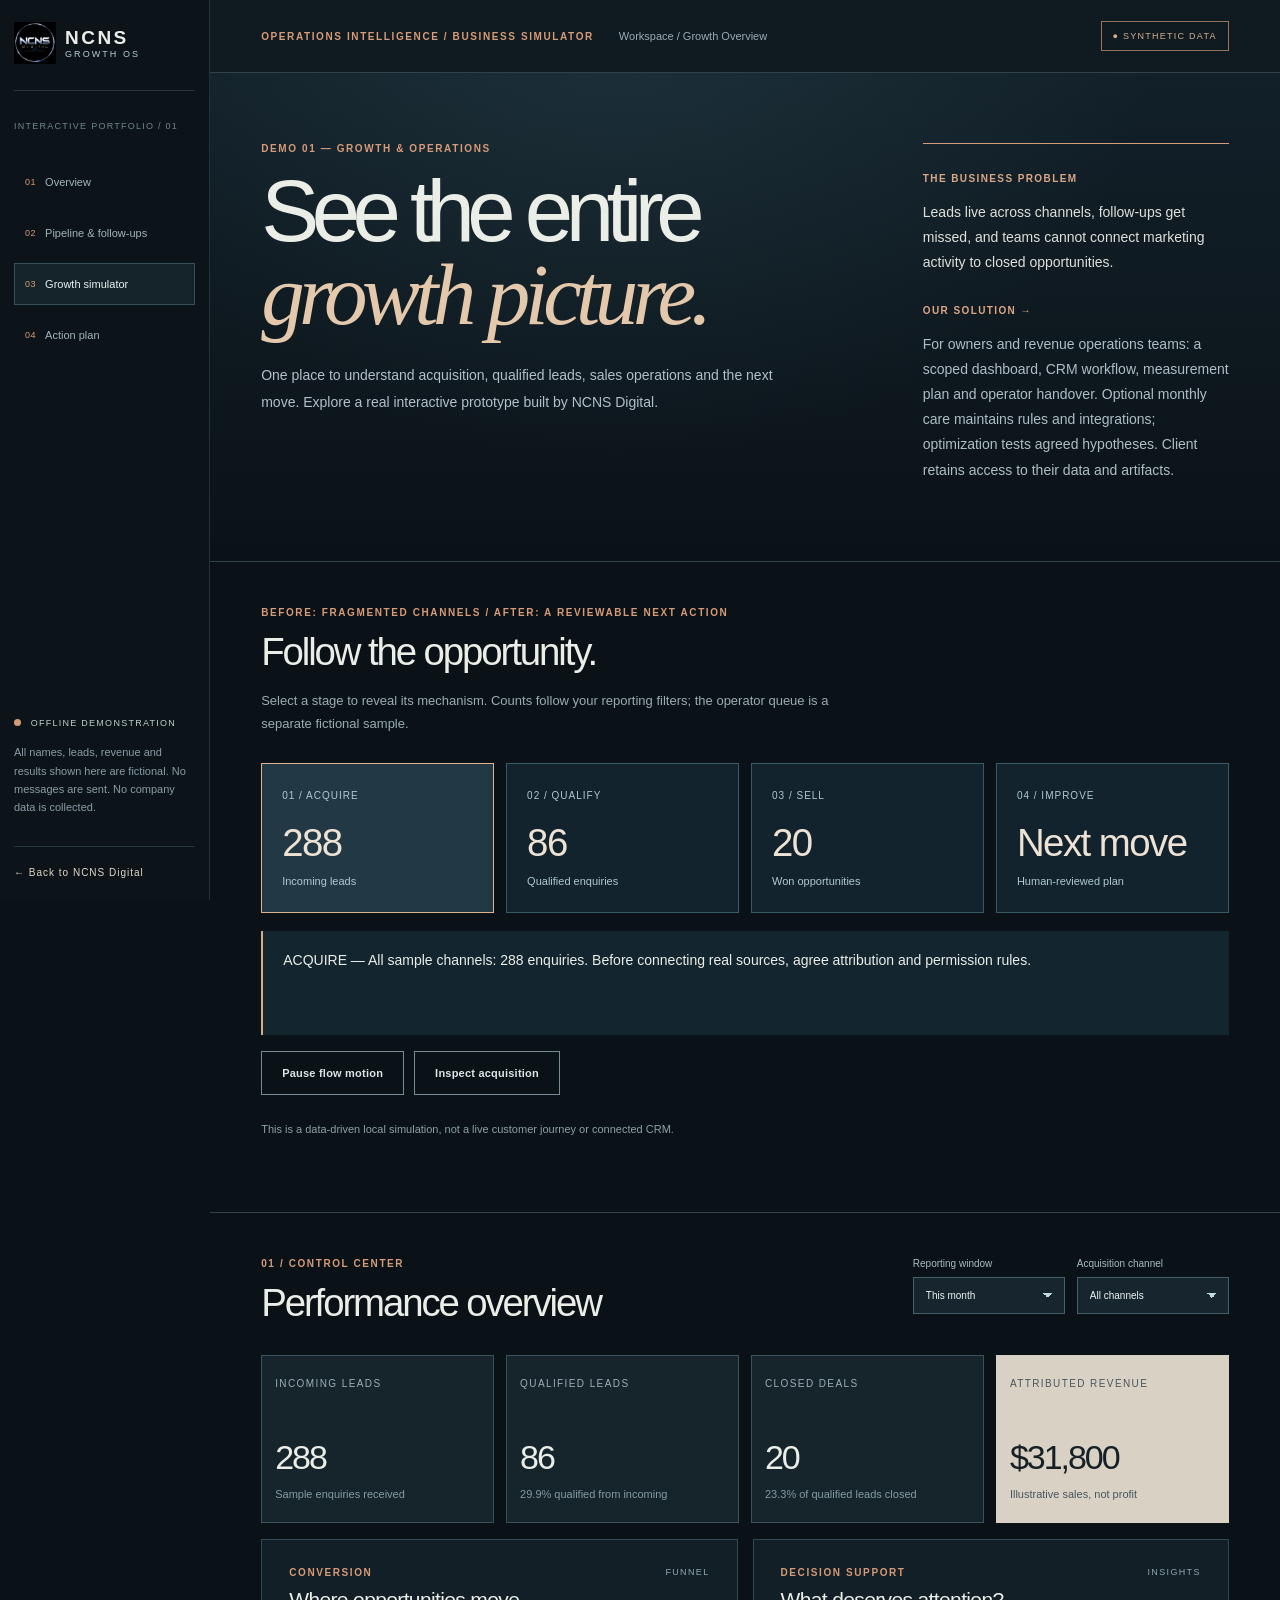
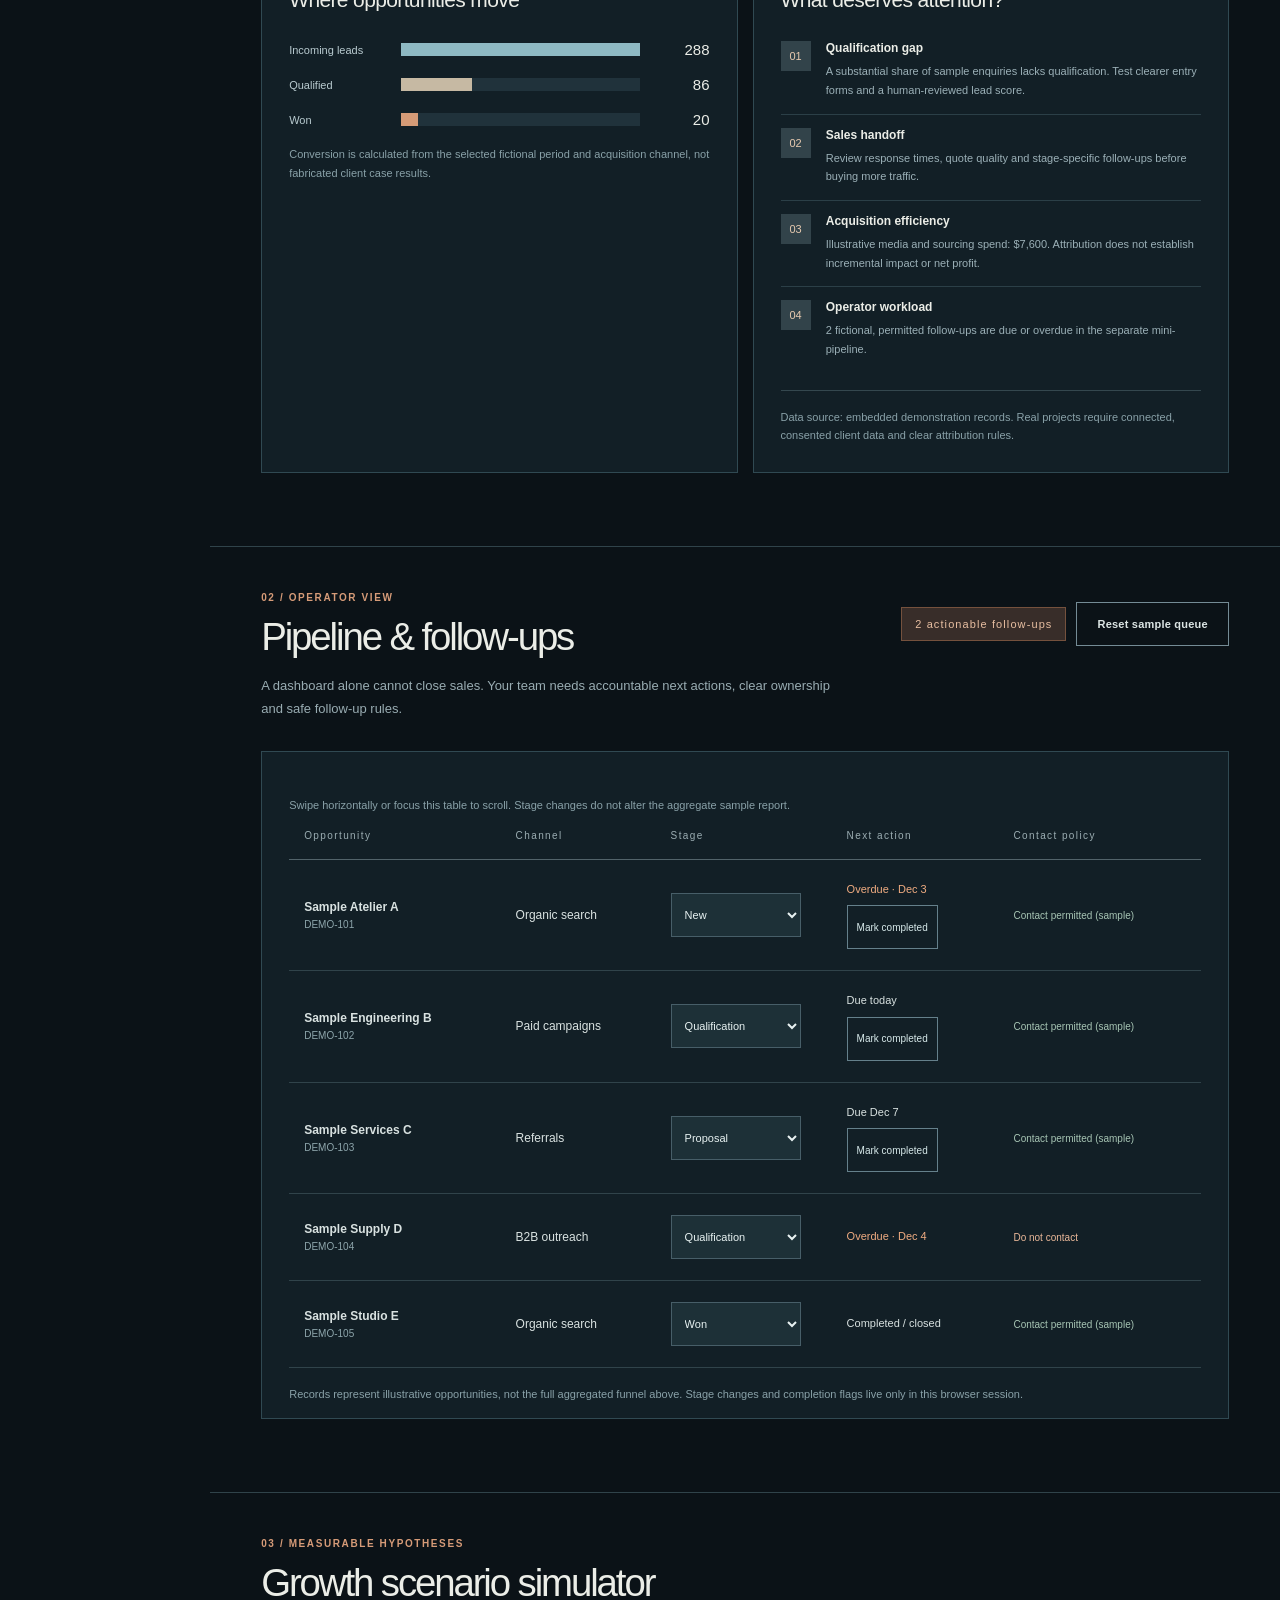
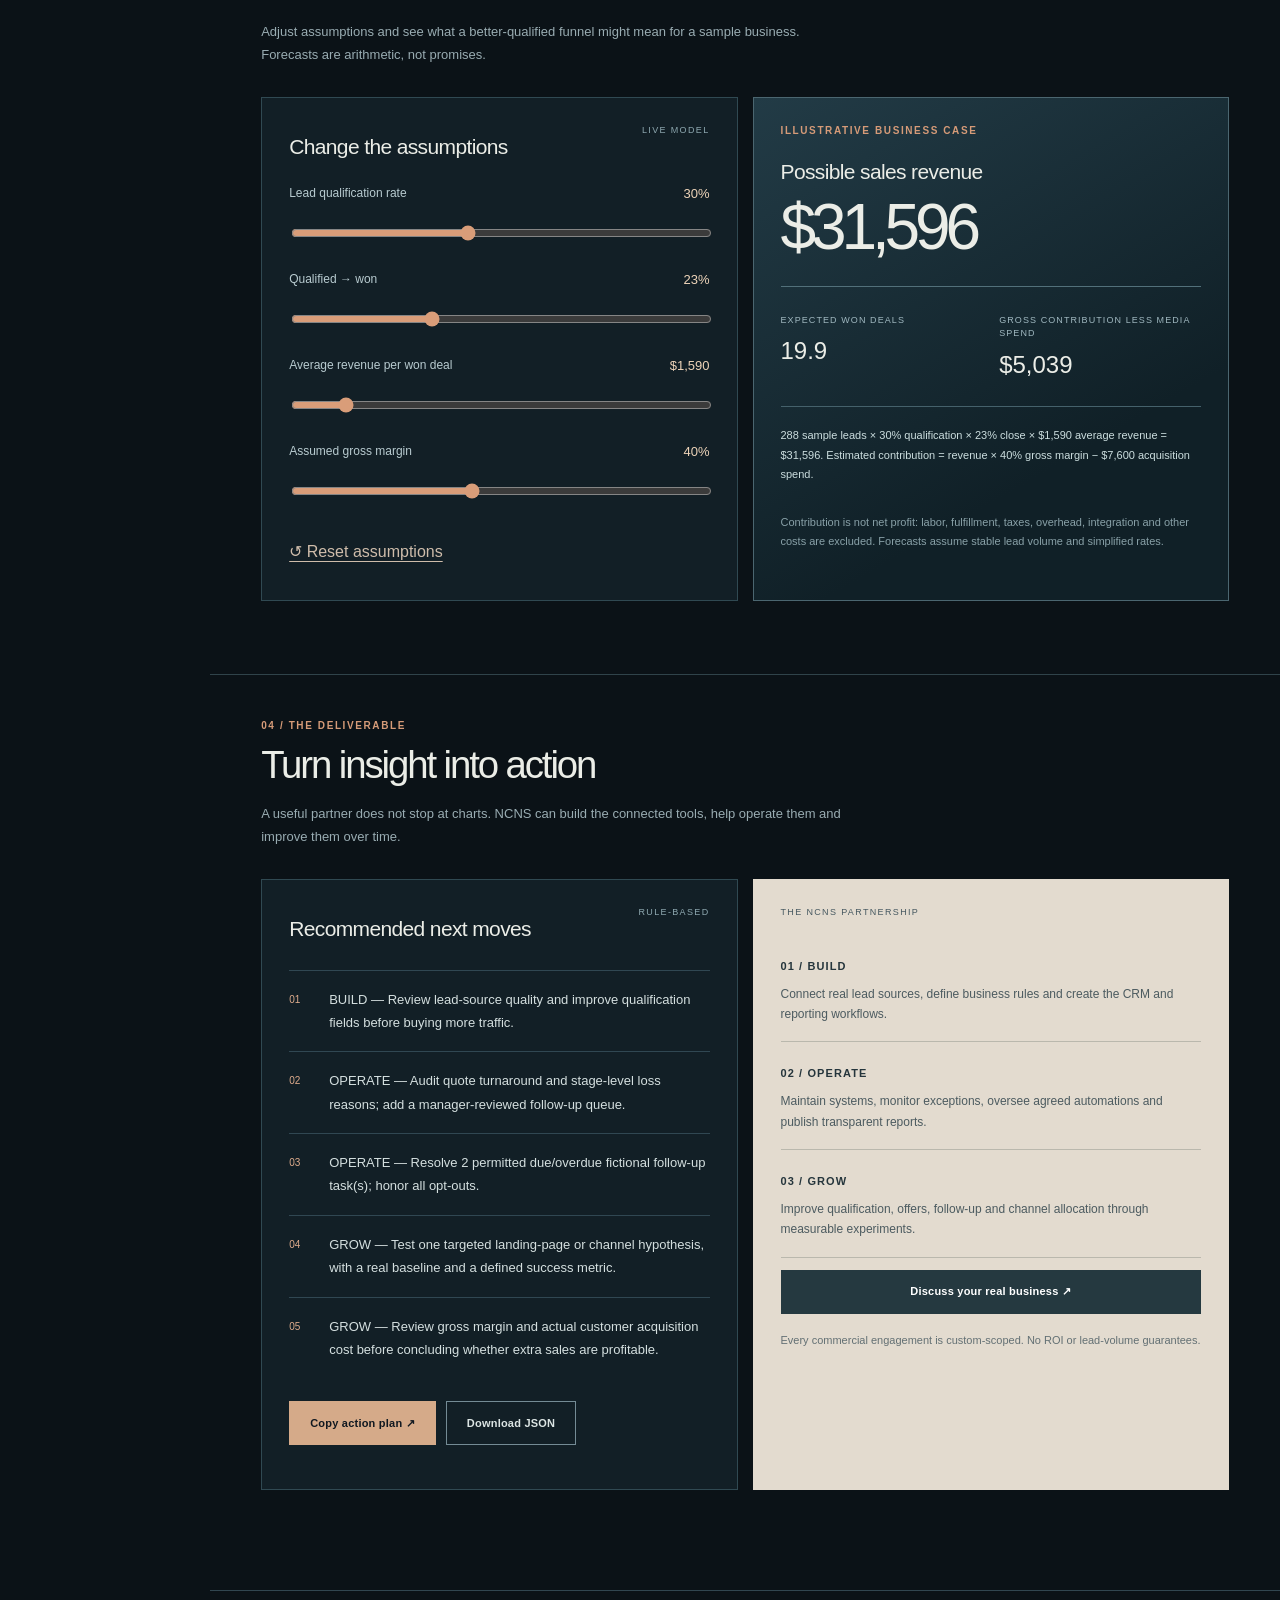
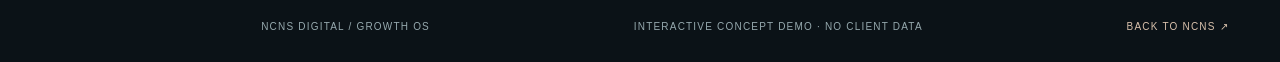
<file: work/growth-os/index.html>
<!doctype html>
<html lang="en"><head>
<meta charset="utf-8"><meta name="viewport" content="width=device-width,initial-scale=1">
<meta name="color-scheme" content="dark">
<meta name="description" content="NCNS Growth OS — an interactive fictional business operations and growth dashboard.">
<link rel="icon" type="image/webp" href="../../assets/ncns-original-logo.webp">
<title>Growth OS — NCNS Digital / Interactive Demo</title>
<link rel="stylesheet" href="./style.css">
<script defer src="./app.js"></script>
</head><body>
<noscript><div class="fallback">This interactive demo needs JavaScript. No live business data is loaded. <a href="../../index.html#contact">Return to NCNS to discuss a project</a>.</div></noscript>
<a href="#main" class="skip">Skip to dashboard</a>
<div class="app">
<aside class="sidebar">
  <div class="brandbar"><img src="../../assets/ncns-original-logo.webp" width="42" height="42" alt=""><div><strong>NCNS</strong><span>GROWTH OS</span></div></div>
  <div class="subhead">INTERACTIVE PORTFOLIO / 01</div>
  <nav aria-label="Demo sections" class="side-nav">
    <a href="#overview" class="active"><span class="n">01</span> Overview</a>
    <a href="#pipeline"><span class="n">02</span> Pipeline & follow-ups</a>
    <a href="#scenario"><span class="n">03</span> Growth simulator</a>
    <a href="#plan"><span class="n">04</span> Action plan</a>
  </nav>
  <div class="side-note"><span class="live-pip" aria-hidden="true"></span> OFFLINE DEMONSTRATION<p>All names, leads, revenue and results shown here are fictional. No messages are sent. No company data is collected.</p></div>
  <a class="return" href="../../index.html#work">← Back to NCNS Digital</a>
</aside>
<main id="main">
<header class="topline"><div><span class="eyebrow">OPERATIONS INTELLIGENCE / BUSINESS SIMULATOR</span><span class="route">Workspace / Growth Overview</span></div><span class="simulation">● SYNTHETIC DATA</span></header>
<section class="intro">
  <div><p class="eyebrow">DEMO 01 — GROWTH & OPERATIONS</p><h1>See the entire<br><em>growth picture.</em></h1>
  <p class="lede">One place to understand acquisition, qualified leads, sales operations and the next move. Explore a real interactive prototype built by NCNS Digital.</p></div>
  <div class="intro-note"><span>THE BUSINESS PROBLEM</span><p>Leads live across channels, follow-ups get missed, and teams cannot connect marketing activity to closed opportunities.</p><b>OUR SOLUTION →</b><p>For owners and revenue operations teams: a scoped dashboard, CRM workflow, measurement plan and operator handover. Optional monthly care maintains rules and integrations; optimization tests agreed hypotheses. Client retains access to their data and artifacts.</p></div>
</section>
<section class="journey section" aria-labelledby="journeyTitle"><p class="eyebrow">BEFORE: FRAGMENTED CHANNELS / AFTER: A REVIEWABLE NEXT ACTION</p><h2 id="journeyTitle">Follow the opportunity.</h2><p class="section-description">Select a stage to reveal its mechanism. Counts follow your reporting filters; the operator queue is a separate fictional sample.</p><div class="flow" aria-label="Inspect the growth workflow"><button type="button" data-flow="0" aria-pressed="true">01 / ACQUIRE<strong id="flowLeads">—</strong><span>Incoming leads</span></button><button type="button" data-flow="1" aria-pressed="false">02 / QUALIFY<strong id="flowQualified">—</strong><span>Qualified enquiries</span></button><button type="button" data-flow="2" aria-pressed="false">03 / SELL<strong id="flowWon">—</strong><span>Won opportunities</span></button><button type="button" data-flow="3" aria-pressed="false">04 / IMPROVE<strong>Next move</strong><span>Human-reviewed plan</span></button></div><div class="mechanism" id="flowDetail" role="status"></div><button type="button" id="pauseFlow" class="secondary">Pause flow motion</button><a id="flowTarget" class="secondary" href="#overview">Inspect acquisition</a><p class="muted">This is a data-driven local simulation, not a live customer journey or connected CRM.</p></section>
<section id="overview" class="section" aria-labelledby="overviewTitle">
  <div class="section-head"><div><p class="eyebrow">01 / CONTROL CENTER</p><h2 id="overviewTitle">Performance overview</h2></div>
    <div class="filters"><label>Reporting window<select id="period"><option value="current">This month</option><option value="previous">Previous month</option><option value="quarter">This quarter</option></select></label><label>Acquisition channel<select id="channel"><option value="all">All channels</option><option value="organic">Organic search</option><option value="paid">Paid campaigns</option><option value="referral">Referrals</option><option value="outbound">B2B outreach</option></select></label></div>
  </div>
  <div class="metrics">
    <article class="metric"><span>INCOMING LEADS</span><strong id="kpiLeads">—</strong><small>Sample enquiries received</small></article>
    <article class="metric"><span>QUALIFIED LEADS</span><strong id="kpiQualified">—</strong><small id="kpiQualification">—</small></article>
    <article class="metric"><span>CLOSED DEALS</span><strong id="kpiWon">—</strong><small id="kpiClose">—</small></article>
    <article class="metric dark"><span>ATTRIBUTED REVENUE</span><strong id="kpiRevenue">—</strong><small>Illustrative sales, not profit</small></article>
  </div>
  <div class="two">
    <article class="panel"><div class="panel-top"><div><p class="eyebrow">CONVERSION</p><h3>Where opportunities move</h3></div><span>FUNNEL</span></div><div id="funnel" class="funnel" aria-live="polite"></div><p class="muted">Conversion is calculated from the selected fictional period and acquisition channel, not fabricated client case results.</p></article>
    <article class="panel"><div class="panel-top"><div><p class="eyebrow">DECISION SUPPORT</p><h3>What deserves attention?</h3></div><span>INSIGHTS</span></div><div id="insights" class="insights" aria-live="polite"></div><div class="source-note">Data source: embedded demonstration records. Real projects require connected, consented client data and clear attribution rules.</div></article>
  </div>
</section>
<section id="pipeline" class="section" aria-labelledby="pipelineTitle"><div class="section-head"><div><p class="eyebrow">02 / OPERATOR VIEW</p><h2 id="pipelineTitle">Pipeline & follow-ups</h2><p class="section-description">A dashboard alone cannot close sales. Your team needs accountable next actions, clear ownership and safe follow-up rules.</p></div><div><span class="counter" id="followupCount">—</span><button type="button" id="resetPipeline" class="secondary">Reset sample queue</button></div><p id="pipelineStatus" class="sr-only" role="status"></p></div>
  <div class="panel table-panel"><p class="muted">Swipe horizontally or focus this table to scroll. Stage changes do not alter the aggregate sample report.</p><div class="table-wrap" tabindex="0" role="region" aria-label="Scrollable fictional opportunity table"><table><caption class="sr-only">Fictional opportunity management demo</caption><thead><tr><th scope="col">Opportunity</th><th scope="col">Channel</th><th scope="col">Stage</th><th scope="col">Next action</th><th scope="col">Contact policy</th></tr></thead><tbody id="leadRows"></tbody></table></div><p class="muted">Records represent illustrative opportunities, not the full aggregated funnel above. Stage changes and completion flags live only in this browser session.</p></div>
</section>
<section id="scenario" class="section" aria-labelledby="scenarioTitle"><div class="section-head"><div><p class="eyebrow">03 / MEASURABLE HYPOTHESES</p><h2 id="scenarioTitle">Growth scenario simulator</h2><p class="section-description">Adjust assumptions and see what a better-qualified funnel might mean for a sample business. Forecasts are arithmetic, not promises.</p></div></div>
  <div class="scenario-grid"><div class="panel inputs"><div class="panel-top"><h3>Change the assumptions</h3><span>LIVE MODEL</span></div>
    <label for="qualifiedRate" class="slider-label">Lead qualification rate <output id="qualifiedValue" for="qualifiedRate">30%</output></label><input type="range" id="qualifiedRate" min="5" max="65" step="1" value="30">
    <label for="closeRate" class="slider-label">Qualified → won <output id="closeValue" for="closeRate">23%</output></label><input type="range" id="closeRate" min="5" max="60" step="1" value="23">
    <label for="dealValue" class="slider-label">Average revenue per won deal <output id="dealValueOutput" for="dealValue">$1,590</output></label><input type="range" id="dealValue" min="500" max="10000" step="10" value="1590">
    <label for="marginRate" class="slider-label">Assumed gross margin <output id="marginValue" for="marginRate">40%</output></label><input type="range" id="marginRate" min="10" max="80" step="5" value="40">
    <button type="button" class="text-button" id="resetScenario">↺ Reset assumptions</button>
  </div>
  <div class="panel outcome"><p class="eyebrow">ILLUSTRATIVE BUSINESS CASE</p><h3 id="scenarioHeadline">Possible sales revenue</h3><div class="forecast" id="forecastRevenue">—</div><div class="scenario-pills"><div><span>EXPECTED WON DEALS</span><strong id="forecastWon">—</strong></div><div><span>GROSS CONTRIBUTION LESS MEDIA SPEND</span><strong id="forecastContribution">—</strong></div></div><p class="formula" id="scenarioFormula">—</p><p class="muted">Contribution is not net profit: labor, fulfillment, taxes, overhead, integration and other costs are excluded. Forecasts assume stable lead volume and simplified rates.</p></div></div>
</section>
<section id="plan" class="section last" aria-labelledby="planTitle"><div class="section-head"><div><p class="eyebrow">04 / THE DELIVERABLE</p><h2 id="planTitle">Turn insight into action</h2><p class="section-description">A useful partner does not stop at charts. NCNS can build the connected tools, help operate them and improve them over time.</p></div></div>
  <div class="two"><article class="panel"><div class="panel-top"><h3>Recommended next moves</h3><span>RULE-BASED</span></div><ol id="actions" class="actions"></ol><div class="plan-controls"><button type="button" id="copyPlan" class="primary">Copy action plan ↗</button><button type="button" id="downloadPlan" class="secondary">Download JSON</button></div><p id="copyStatus" class="muted" role="status"></p><textarea id="manualPlan" class="manual" readonly hidden aria-label="Manually copy action plan"></textarea></article>
  <article class="panel offer"><div class="panel-top"><span>THE NCNS PARTNERSHIP</span></div><div class="offer-step"><b>01 / BUILD</b><p>Connect real lead sources, define business rules and create the CRM and reporting workflows.</p></div><div class="offer-step"><b>02 / OPERATE</b><p>Maintain systems, monitor exceptions, oversee agreed automations and publish transparent reports.</p></div><div class="offer-step"><b>03 / GROW</b><p>Improve qualification, offers, follow-up and channel allocation through measurable experiments.</p></div><a href="../../index.html#contact" class="primary full">Discuss your real business ↗</a><p class="muted">Every commercial engagement is custom-scoped. No ROI or lead-volume guarantees.</p></article></div>
</section>
<footer><span>NCNS DIGITAL / GROWTH OS</span><span>INTERACTIVE CONCEPT DEMO · NO CLIENT DATA</span><a href="../../index.html#work">BACK TO NCNS ↗</a></footer>
</main></div>
</body></html>
</file>
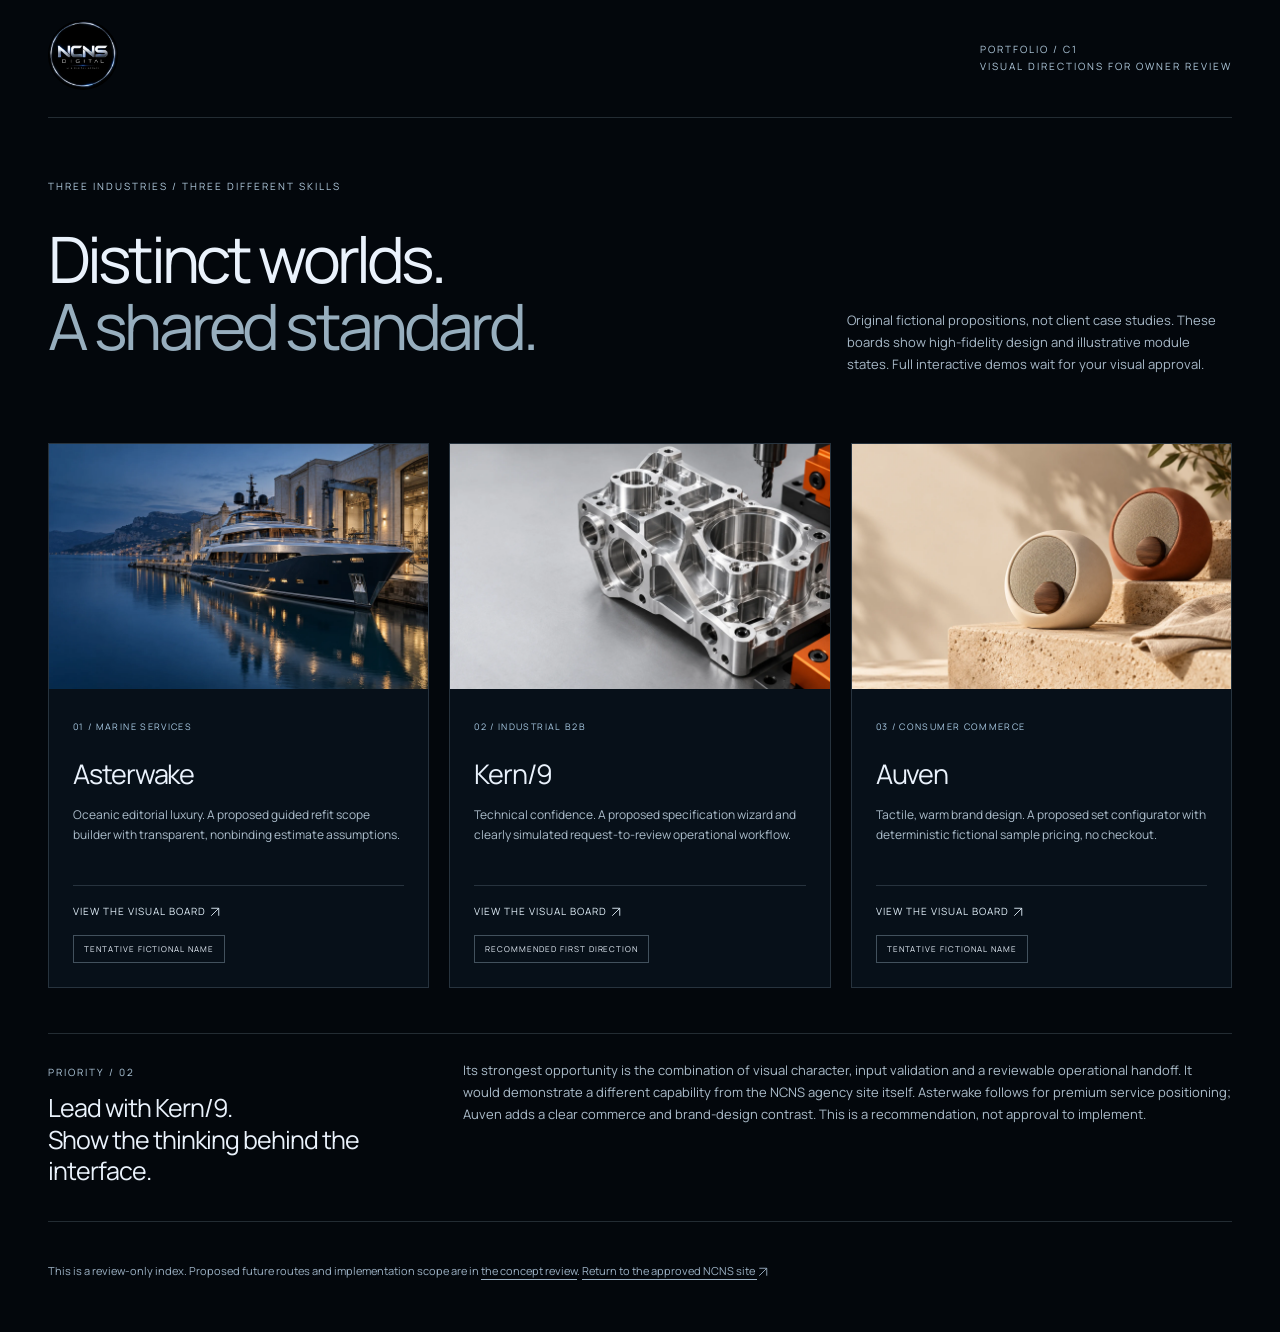
<file: docs/portfolio/concepts/index.html>
<!doctype html><html lang="en"><head><meta charset="utf-8"/><meta name="viewport" content="width=device-width,initial-scale=1"/><link rel="icon" href="data:,"/><meta name="robots" content="noindex,nofollow"/><title>NCNS — Portfolio direction review / C1</title><style>
@font-face{font-family:Manrope;src:url('../../../assets/fonts/Manrope-Variable.woff2') format('woff2');font-weight:200 800;font-display:swap}*{box-sizing:border-box}body{margin:0;background:#03070c;color:#eaf2fc;font:14px/1.7 Manrope,Arial,sans-serif}a{color:inherit;text-decoration:none}a:focus-visible{outline:2px solid #b6daf8;outline-offset:5px}.wrap{width:calc(100% - 96px);max-width:1280px;margin:auto}header{display:flex;align-items:center;justify-content:space-between;gap:25px;border-bottom:1px solid #b7d1e42e;padding:20px 0}header img{width:70px;height:70px;border-radius:50%}.label{font-size:10px;letter-spacing:.2em;color:#b1cadd}h1{font-size:clamp(40px,5vw,65px);font-weight:400;line-height:1.06;letter-spacing:-.06em;margin:28px 0}h1 em{font-style:normal;color:#97aebe}.intro{padding-block:55px;display:flex;justify-content:space-between;align-items:end;gap:50px}.intro p{max-width:385px;color:#a8b9c8;font-size:13px}.grid{display:grid;grid-template-columns:repeat(3,minmax(0,1fr));gap:20px}.card{border:1px solid #b7d1e42e;background:#071019;overflow:hidden}.card img{width:100%;height:245px;object-fit:cover;display:block}.card-content{padding:24px}.number{font-size:9px;color:#abcce6;letter-spacing:.15em}.card h2{font-size:27px;font-weight:400;letter-spacing:-.04em;margin:14px 0 8px}.card p{font-size:12px;color:#acbdcb;margin:0 0 20px;min-height:60px}.card a{display:block;font-size:10px;letter-spacing:.1em;border-top:1px solid #b7d1e42e;padding-top:17px;color:#e1eff9}.recommendation{border-block:1px solid #b7d1e42e;margin:45px 0 25px;padding:25px 0;display:grid;grid-template-columns:.65fr 1.35fr;gap:45px}.recommendation h2{font-size:25px;font-weight:400;line-height:1.25;letter-spacing:-.04em;margin:10px 0}.recommendation p{font-size:13px;color:#acbdcb;margin:0}.foot{font-size:11px;color:#9db2c5;padding:15px 0 40px}.foot a{text-decoration:underline;text-underline-offset:4px}.tag{display:inline-block;border:1px solid #b7d1e455;padding:6px 10px;font-size:8px;letter-spacing:.12em;margin-top:15px}
@media(max-width:800px){.wrap{width:calc(100% - 40px)}.intro{display:block;padding-block:35px}.intro p{max-width:600px}.grid{grid-template-columns:1fr}.card{display:grid;grid-template-columns:1fr 1fr}.card img{height:100%;min-height:260px}.card p{min-height:0}.recommendation{grid-template-columns:1fr;gap:15px}header .label{font-size:8px;max-width:190px;text-align:right}}@media(max-width:520px){.card{display:block}.card img{height:230px;min-height:0}.card-content{padding:22px}h1{font-size:44px}.intro p{font-size:12px}.recommendation p{font-size:12px}}
.arrow{width:12px;height:12px;stroke:currentColor;stroke-width:1.2;vertical-align:middle}</style></head><body><div class="wrap"><header><a href="../../../index.html" aria-label="Return to unchanged NCNS agency site"><img src="../../../assets/ncns-original-logo.webp" width="480" height="480" alt="NCNS Digital"/></a><span class="label">PORTFOLIO / C1<br/>VISUAL DIRECTIONS FOR OWNER REVIEW</span></header><main><section class="intro"><div><span class="label">THREE INDUSTRIES / THREE DIFFERENT SKILLS</span><h1>Distinct worlds.<br/><em>A shared standard.</em></h1></div><p>Original fictional propositions, not client case studies. These boards show high-fidelity design and illustrative module states. Full interactive demos wait for your visual approval.</p></section><section class="grid" aria-label="Three proposed directions"><article class="card"><img src="assets/marine.webp" width="1536" height="1024" alt="Illustrative luxury refit yacht"/><div class="card-content"><span class="number">01 / MARINE SERVICES</span><h2>Asterwake</h2><p>Oceanic editorial luxury. A proposed guided refit scope builder with transparent, nonbinding estimate assumptions.</p><a href="boards/asterwake.html">VIEW THE VISUAL BOARD <svg class="arrow" viewBox="0 0 16 16" fill="none" aria-hidden="true"><path d="M3 13 13 3M3 3h10v10"/></svg></a><span class="tag">TENTATIVE FICTIONAL NAME</span></div></article><article class="card"><img src="assets/industrial.webp" width="1536" height="1024" alt="Illustrative precision-milled component"/><div class="card-content"><span class="number">02 / INDUSTRIAL B2B</span><h2>Kern/9</h2><p>Technical confidence. A proposed specification wizard and clearly simulated request-to-review operational workflow.</p><a href="boards/kern9.html">VIEW THE VISUAL BOARD <svg class="arrow" viewBox="0 0 16 16" fill="none" aria-hidden="true"><path d="M3 13 13 3M3 3h10v10"/></svg></a><span class="tag">RECOMMENDED FIRST DIRECTION</span></div></article><article class="card"><img src="assets/consumer.webp" width="1536" height="1024" alt="Illustrative ceramic audio products"/><div class="card-content"><span class="number">03 / CONSUMER COMMERCE</span><h2>Auven</h2><p>Tactile, warm brand design. A proposed set configurator with deterministic fictional sample pricing, no checkout.</p><a href="boards/auven.html">VIEW THE VISUAL BOARD <svg class="arrow" viewBox="0 0 16 16" fill="none" aria-hidden="true"><path d="M3 13 13 3M3 3h10v10"/></svg></a><span class="tag">TENTATIVE FICTIONAL NAME</span></div></article></section><section class="recommendation"><div><span class="label">PRIORITY / 02</span><h2>Lead with Kern/9.<br/>Show the thinking behind the interface.</h2></div><p>Its strongest opportunity is the combination of visual character, input validation and a reviewable operational handoff. It would demonstrate a different capability from the NCNS agency site itself. Asterwake follows for premium service positioning; Auven adds a clear commerce and brand-design contrast. This is a recommendation, not approval to implement.</p></section><p class="foot">This is a review-only index. Proposed future routes and implementation scope are in <a href="README.md">the concept review</a>. <a href="../../../index.html">Return to the approved NCNS site <svg class="arrow" viewBox="0 0 16 16" fill="none" aria-hidden="true"><path d="M3 13 13 3M3 3h10v10"/></svg></a></p></main></div></body></html>
</file>
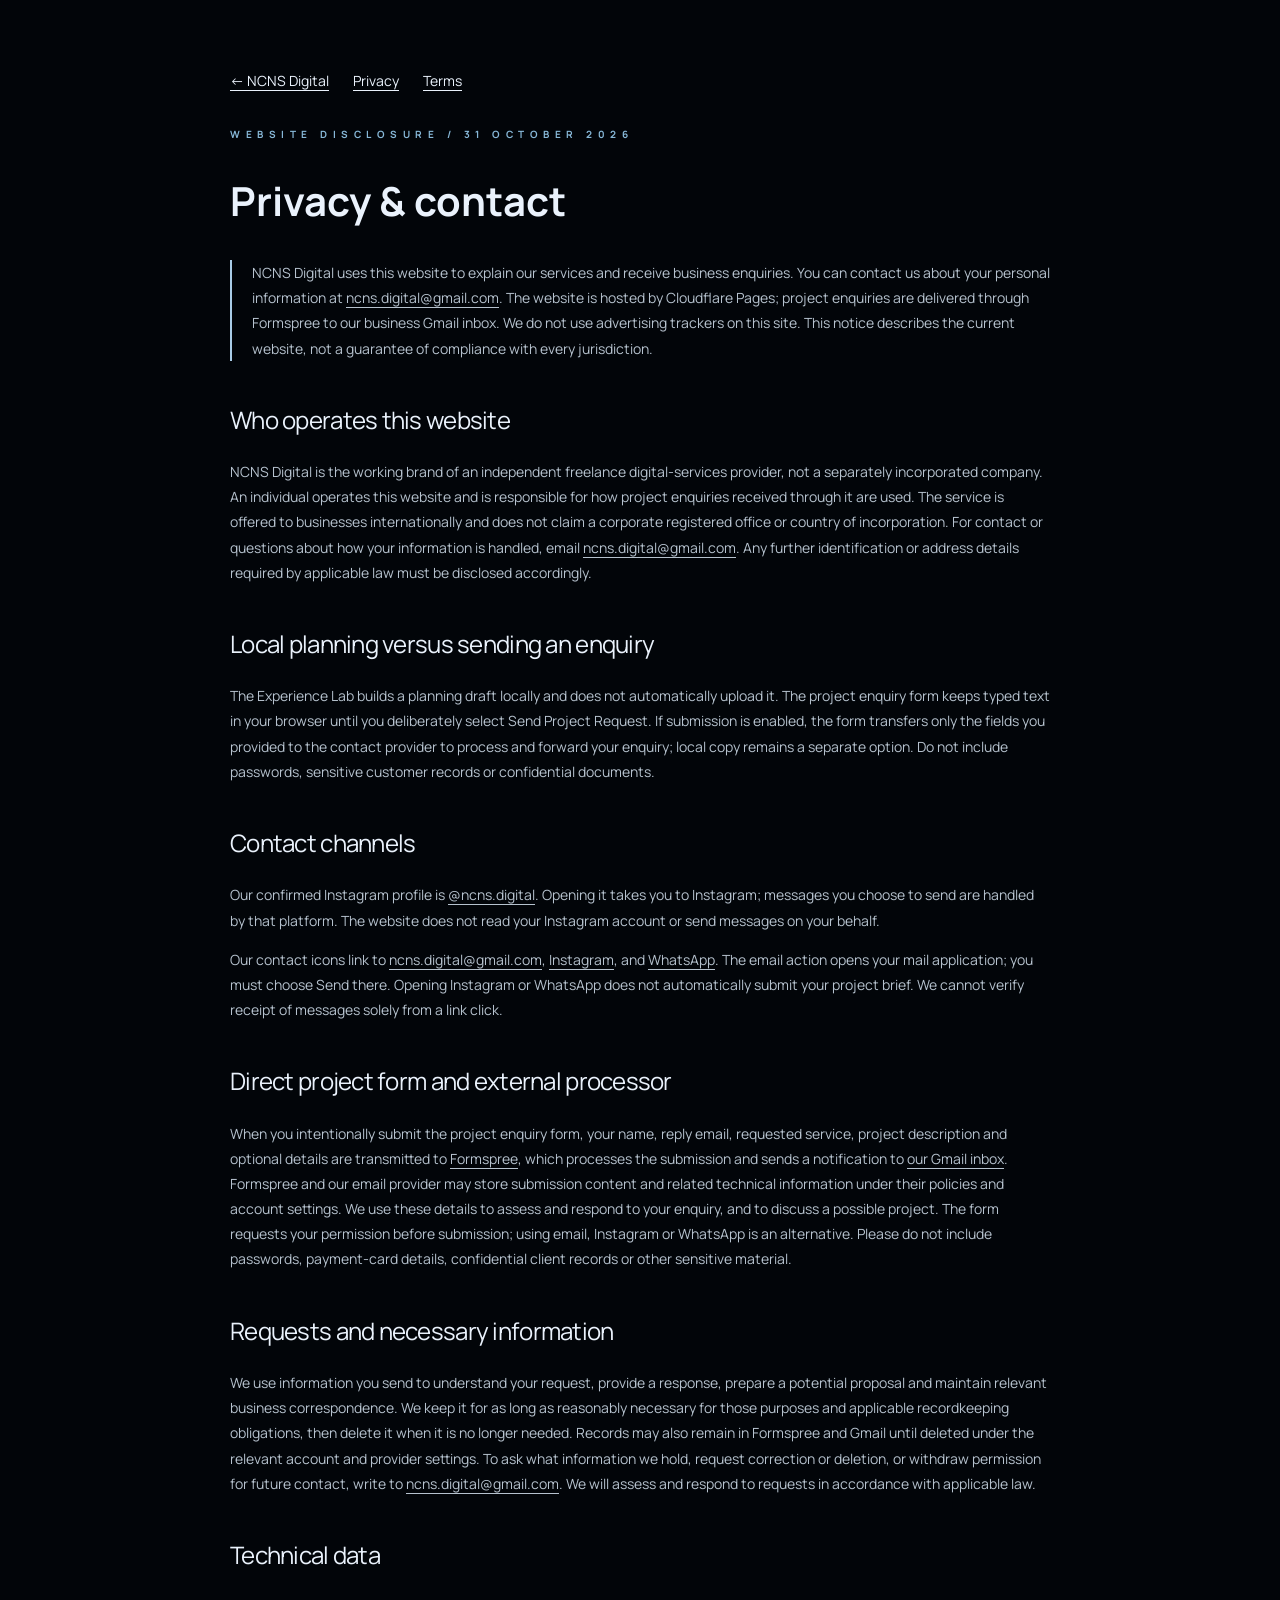
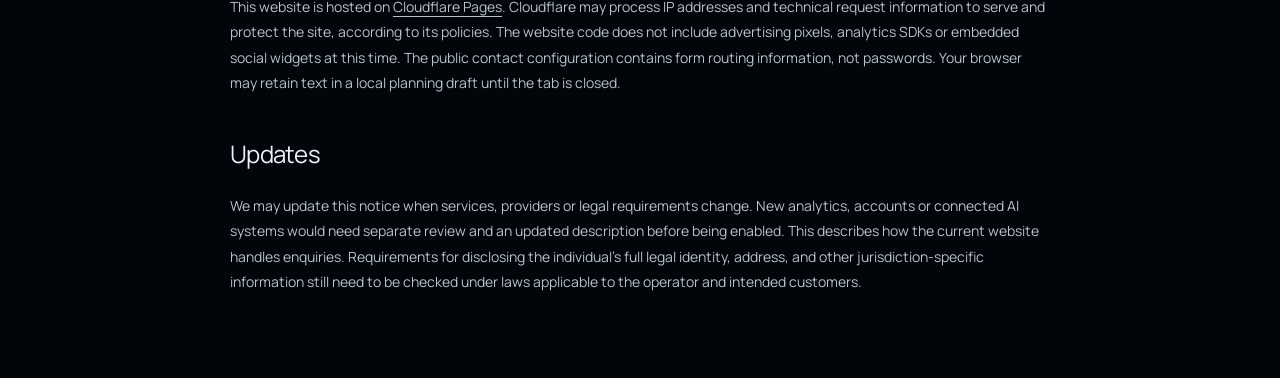
<file: privacy.html>
<!doctype html><html lang="en"><head><meta charset="utf-8"><meta name="viewport" content="width=device-width,initial-scale=1"><meta name="robots" content="noindex"><link rel="icon" href="./assets/ncns-original-logo.webp"><link rel="stylesheet" href="./styles.css"><link rel="stylesheet" href="./milestone-b.css"><link rel="stylesheet" href="./agency.css"><meta name="description" content="How the NCNS Digital website handles contact requests, planning drafts and third-party form delivery."><title>Privacy &amp; Contact — NCNS Digital</title></head><body><main class="container legal"><nav class="legal-nav" aria-label="Legal navigation"><a href="./index.html#contact">← NCNS Digital</a><a href="./privacy.html">Privacy</a><a href="./terms.html">Terms</a></nav><span class="eyebrow blue">WEBSITE DISCLOSURE / 31 OCTOBER 2026</span><h1>Privacy &amp; contact</h1><p class="notice">NCNS Digital uses this website to explain our services and receive business enquiries. You can contact us about your personal information at <a href="mailto:ncns.digital@gmail.com">ncns.digital@gmail.com</a>. The website is hosted by Cloudflare Pages; project enquiries are delivered through Formspree to our business Gmail inbox. We do not use advertising trackers on this site. This notice describes the current website, not a guarantee of compliance with every jurisdiction.</p><h2>Who operates this website</h2><p>NCNS Digital is the working brand of an independent freelance digital-services provider, not a separately incorporated company. An individual operates this website and is responsible for how project enquiries received through it are used. The service is offered to businesses internationally and does not claim a corporate registered office or country of incorporation. For contact or questions about how your information is handled, email <a href="mailto:ncns.digital@gmail.com">ncns.digital@gmail.com</a>. Any further identification or address details required by applicable law must be disclosed accordingly.</p><h2>Local planning versus sending an enquiry</h2><p>The Experience Lab builds a planning draft locally and does not automatically upload it. The project enquiry form keeps typed text in your browser until you deliberately select Send Project Request. If submission is enabled, the form transfers only the fields you provided to the contact provider to process and forward your enquiry; local copy remains a separate option. Do not include passwords, sensitive customer records or confidential documents.</p><h2>Contact channels</h2><p>Our confirmed Instagram profile is <a href="https://www.instagram.com/ncns.digital/" rel="noopener noreferrer" target="_blank">@ncns.digital</a>. Opening it takes you to Instagram; messages you choose to send are handled by that platform. The website does not read your Instagram account or send messages on your behalf.</p><p>Our contact icons link to <a href="mailto:ncns.digital@gmail.com">ncns.digital@gmail.com</a>, <a href="https://www.instagram.com/ncns.digital/" target="_blank" rel="noopener noreferrer">Instagram</a>, and <a href="https://wa.me/79063231457" target="_blank" rel="noopener noreferrer">WhatsApp</a>. The email action opens your mail application; you must choose Send there. Opening Instagram or WhatsApp does not automatically submit your project brief. We cannot verify receipt of messages solely from a link click.</p><h2>Direct project form and external processor</h2><p>When you intentionally submit the project enquiry form, your name, reply email, requested service, project description and optional details are transmitted to <a href="https://formspree.io/legal/privacy-policy/" target="_blank" rel="noopener noreferrer">Formspree</a>, which processes the submission and sends a notification to <a href="mailto:ncns.digital@gmail.com">our Gmail inbox</a>. Formspree and our email provider may store submission content and related technical information under their policies and account settings. We use these details to assess and respond to your enquiry, and to discuss a possible project. The form requests your permission before submission; using email, Instagram or WhatsApp is an alternative. Please do not include passwords, payment-card details, confidential client records or other sensitive material.</p><h2>Requests and necessary information</h2><p>We use information you send to understand your request, provide a response, prepare a potential proposal and maintain relevant business correspondence. We keep it for as long as reasonably necessary for those purposes and applicable recordkeeping obligations, then delete it when it is no longer needed. Records may also remain in Formspree and Gmail until deleted under the relevant account and provider settings. To ask what information we hold, request correction or deletion, or withdraw permission for future contact, write to <a href="mailto:ncns.digital@gmail.com">ncns.digital@gmail.com</a>. We will assess and respond to requests in accordance with applicable law.</p><h2>Technical data</h2><p>This website is hosted on <a href="https://www.cloudflare.com/privacypolicy/" target="_blank" rel="noopener noreferrer">Cloudflare Pages</a>. Cloudflare may process IP addresses and technical request information to serve and protect the site, according to its policies. The website code does not include advertising pixels, analytics SDKs or embedded social widgets at this time. The public contact configuration contains form routing information, not passwords. Your browser may retain text in a local planning draft until the tab is closed.</p><h2>Updates</h2><p>We may update this notice when services, providers or legal requirements change. New analytics, accounts or connected AI systems would need separate review and an updated description before being enabled. This describes how the current website handles enquiries. Requirements for disclosing the individual's full legal identity, address, and other jurisdiction-specific information still need to be checked under laws applicable to the operator and intended customers.</p></main></body></html>
</file>
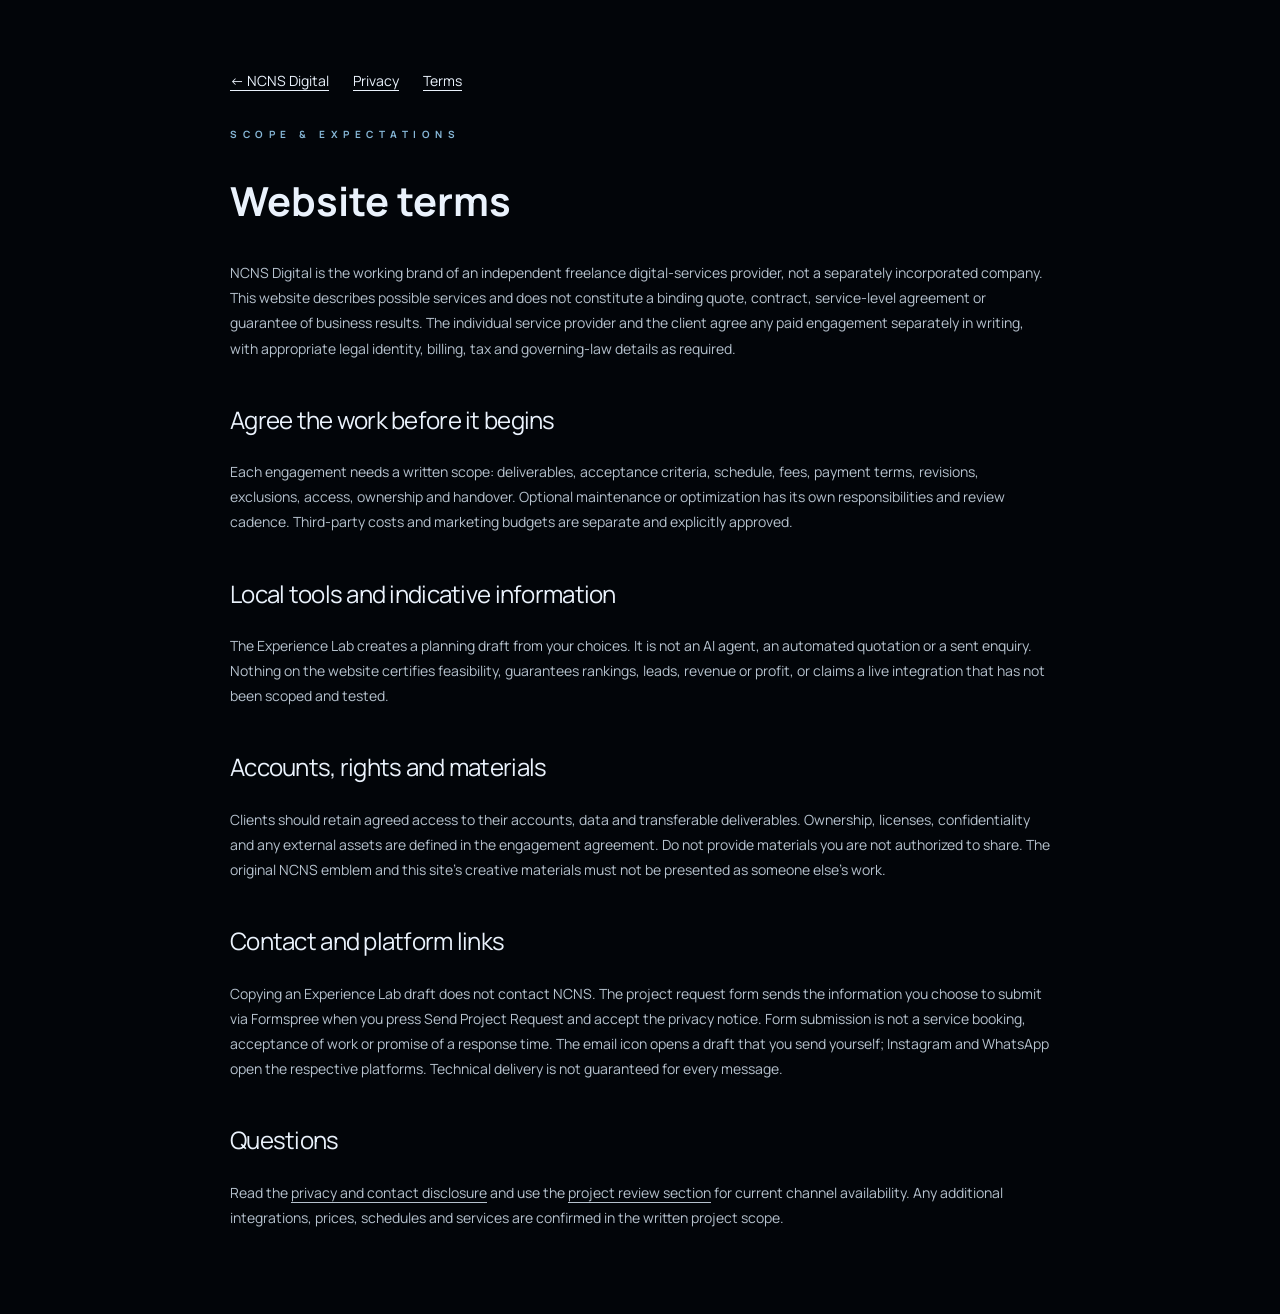
<file: terms.html>
<!doctype html><html lang="en"><head><meta charset="utf-8"><meta name="viewport" content="width=device-width,initial-scale=1"><meta name="robots" content="noindex"><link rel="icon" href="./assets/ncns-original-logo.webp"><link rel="stylesheet" href="./styles.css"><link rel="stylesheet" href="./milestone-b.css"><link rel="stylesheet" href="./agency.css"><meta name="description" content="General information about NCNS Digital project scope, estimates, deliverables and website tools."><title>Website Terms — NCNS Digital</title></head><body><main class="container legal"><nav class="legal-nav" aria-label="Legal navigation"><a href="./index.html#contact">← NCNS Digital</a><a href="./privacy.html">Privacy</a><a href="./terms.html">Terms</a></nav><span class="eyebrow blue">SCOPE &amp; EXPECTATIONS</span><h1>Website terms</h1><p>NCNS Digital is the working brand of an independent freelance digital-services provider, not a separately incorporated company. This website describes possible services and does not constitute a binding quote, contract, service-level agreement or guarantee of business results. The individual service provider and the client agree any paid engagement separately in writing, with appropriate legal identity, billing, tax and governing-law details as required.</p><h2>Agree the work before it begins</h2><p>Each engagement needs a written scope: deliverables, acceptance criteria, schedule, fees, payment terms, revisions, exclusions, access, ownership and handover. Optional maintenance or optimization has its own responsibilities and review cadence. Third-party costs and marketing budgets are separate and explicitly approved.</p><h2>Local tools and indicative information</h2><p>The Experience Lab creates a planning draft from your choices. It is not an AI agent, an automated quotation or a sent enquiry. Nothing on the website certifies feasibility, guarantees rankings, leads, revenue or profit, or claims a live integration that has not been scoped and tested.</p><h2>Accounts, rights and materials</h2><p>Clients should retain agreed access to their accounts, data and transferable deliverables. Ownership, licenses, confidentiality and any external assets are defined in the engagement agreement. Do not provide materials you are not authorized to share. The original NCNS emblem and this site's creative materials must not be presented as someone else's work.</p><h2>Contact and platform links</h2><p>Copying an Experience Lab draft does not contact NCNS. The project request form sends the information you choose to submit via Formspree when you press Send Project Request and accept the privacy notice. Form submission is not a service booking, acceptance of work or promise of a response time. The email icon opens a draft that you send yourself; Instagram and WhatsApp open the respective platforms. Technical delivery is not guaranteed for every message.</p><h2>Questions</h2><p>Read the <a href="./privacy.html">privacy and contact disclosure</a> and use the <a href="./index.html#contact">project review section</a> for current channel availability. Any additional integrations, prices, schedules and services are confirmed in the written project scope.</p></main></body></html>
</file>
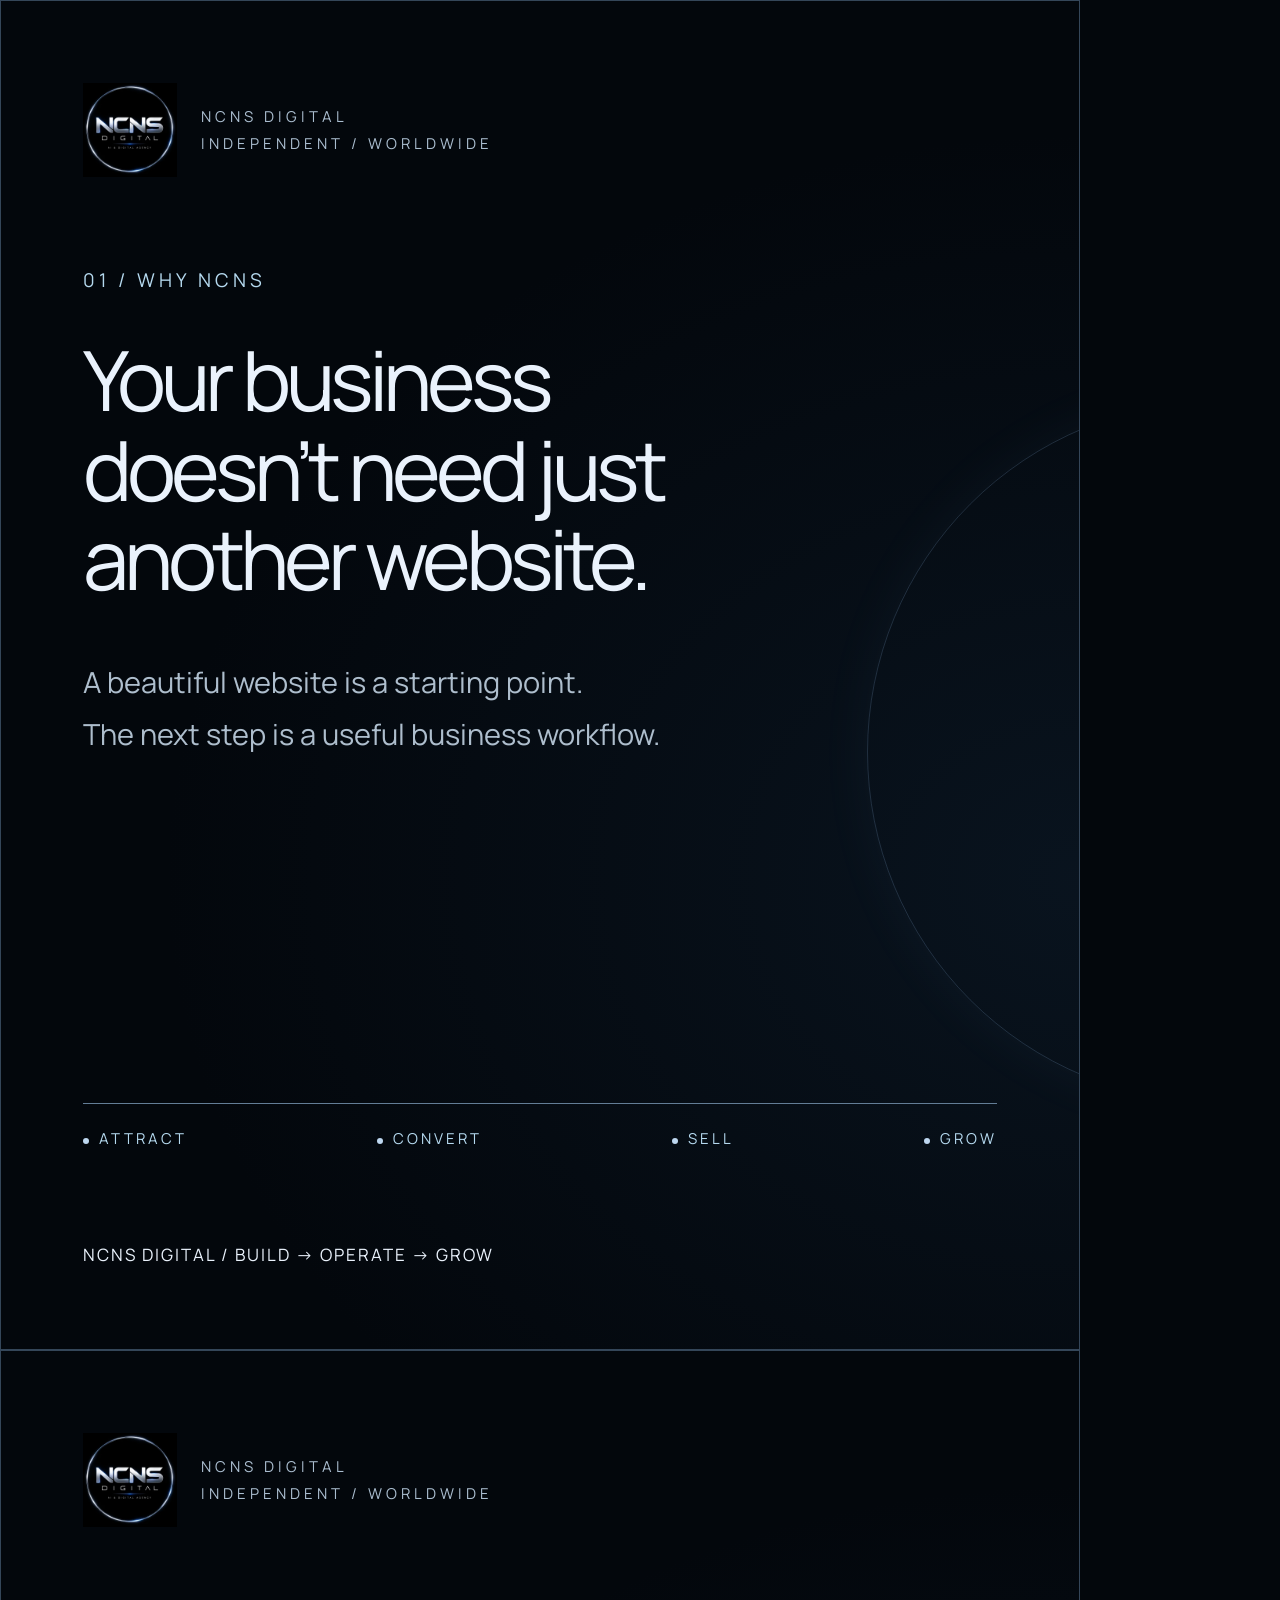
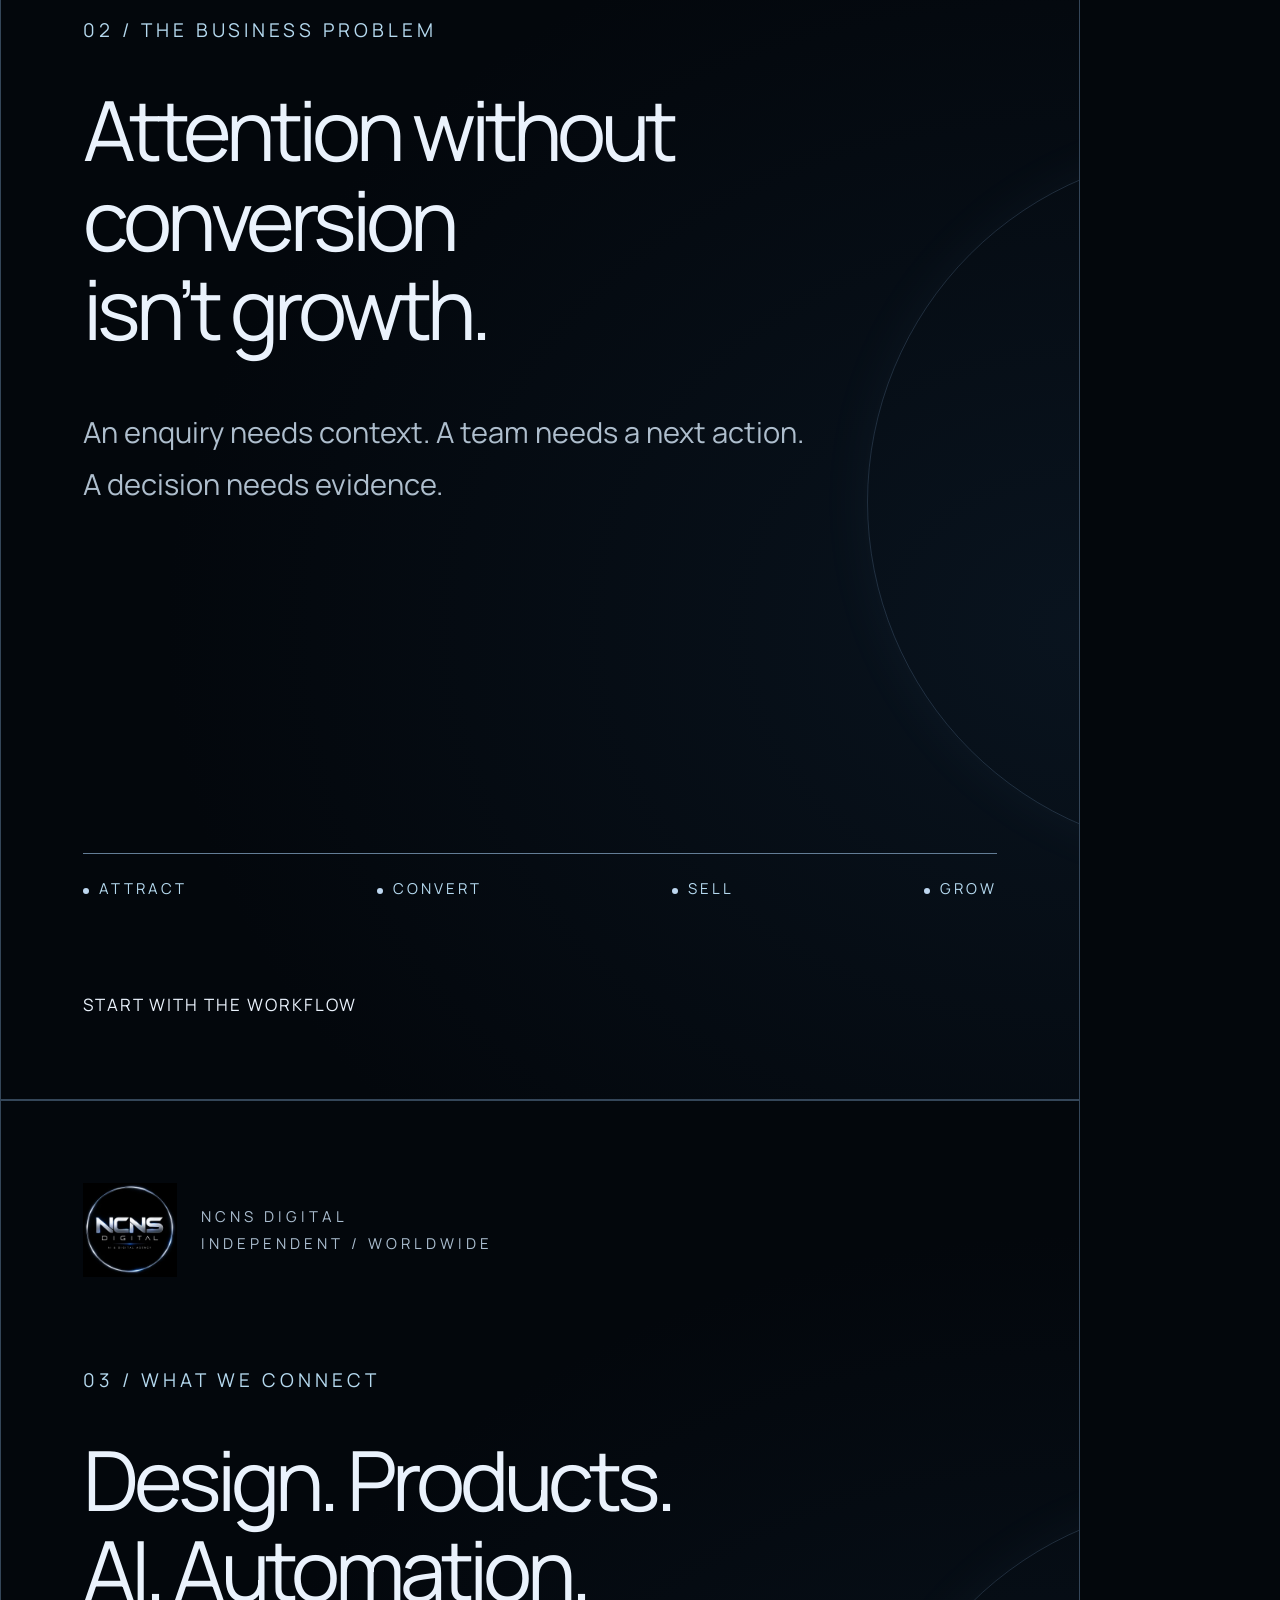
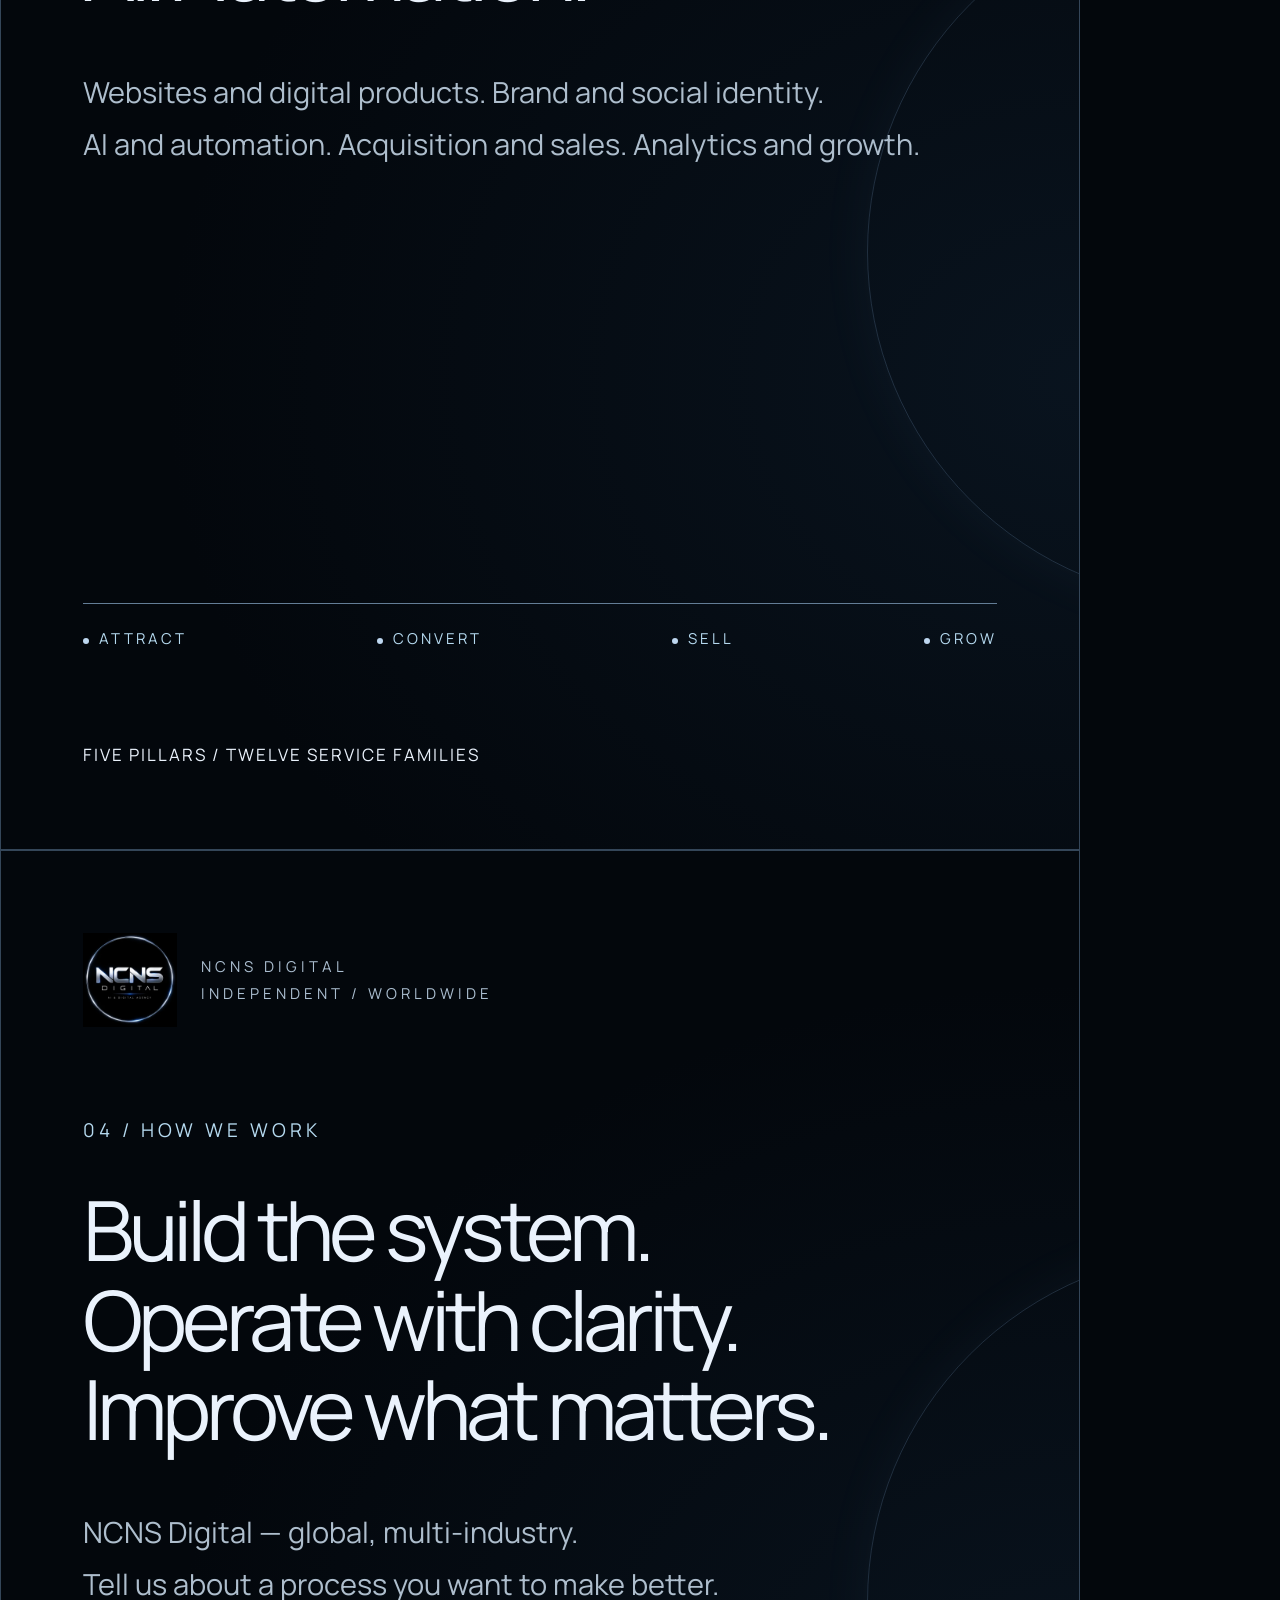
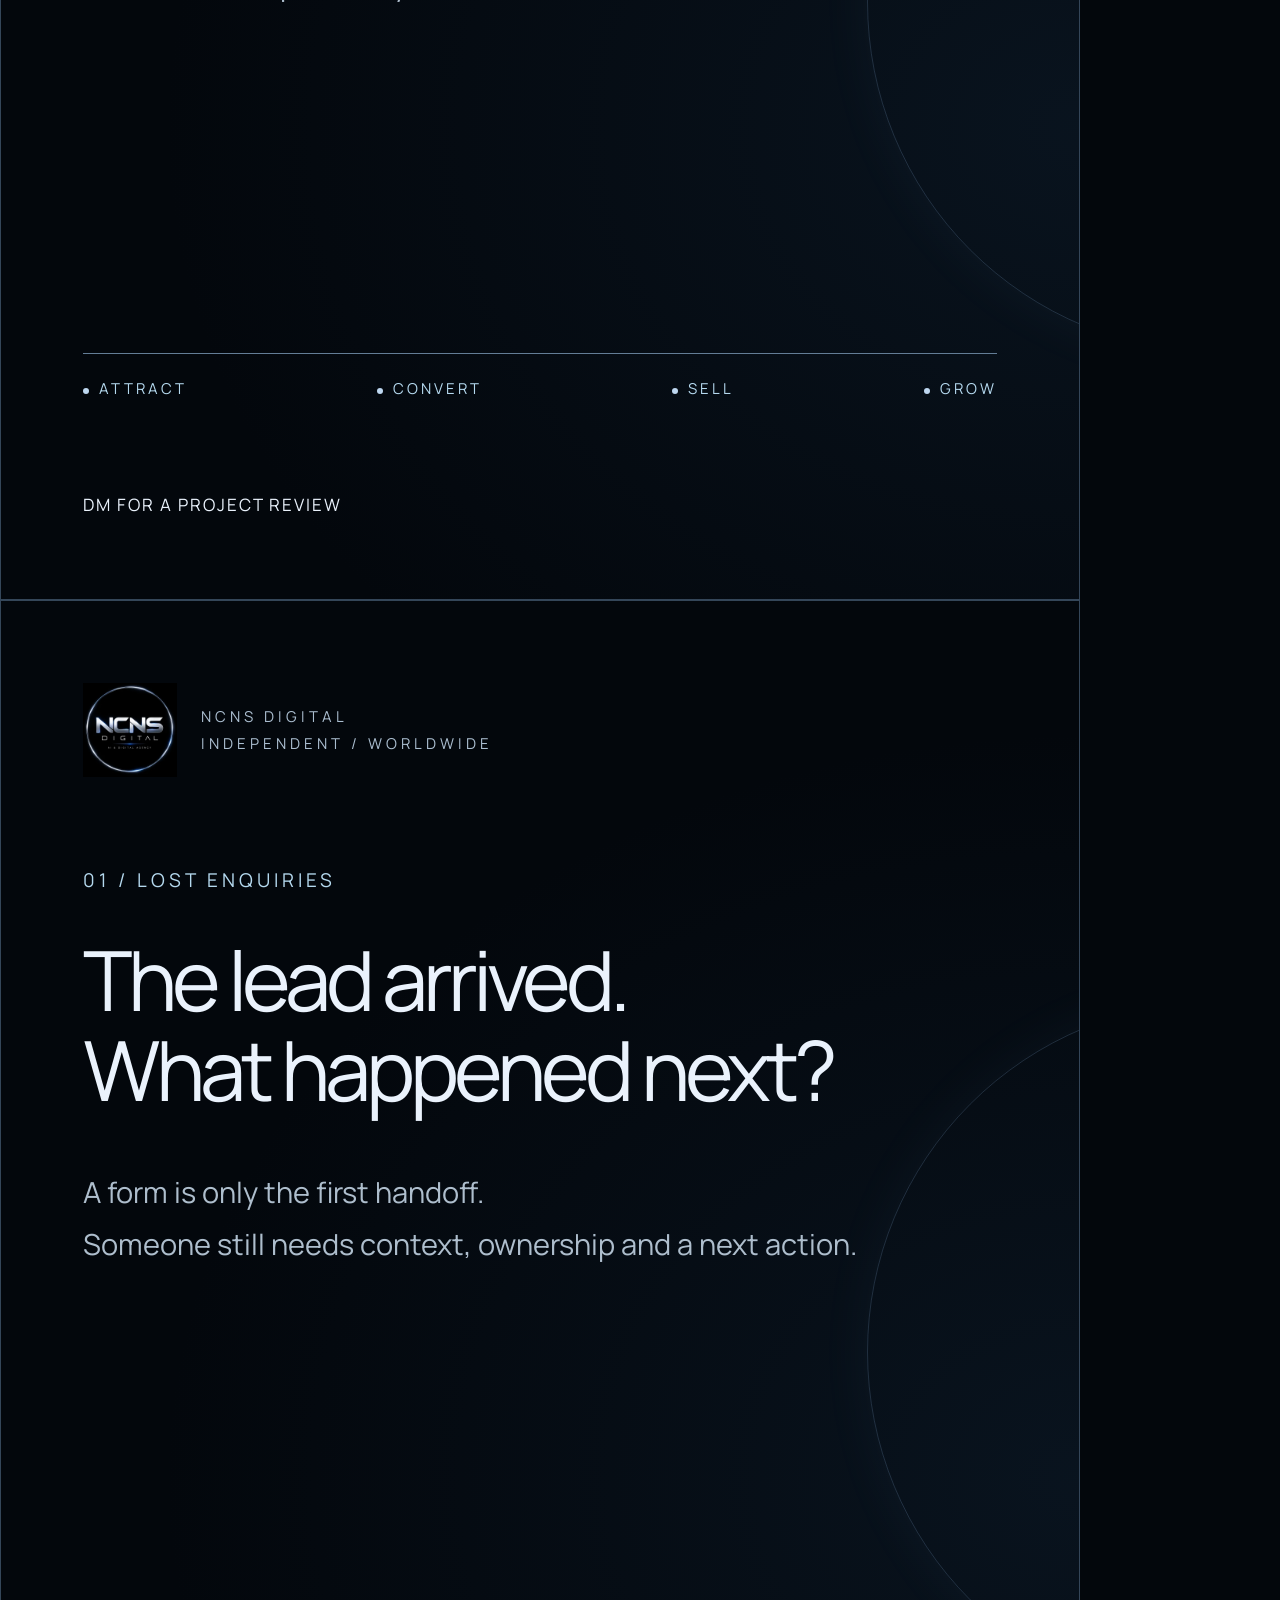
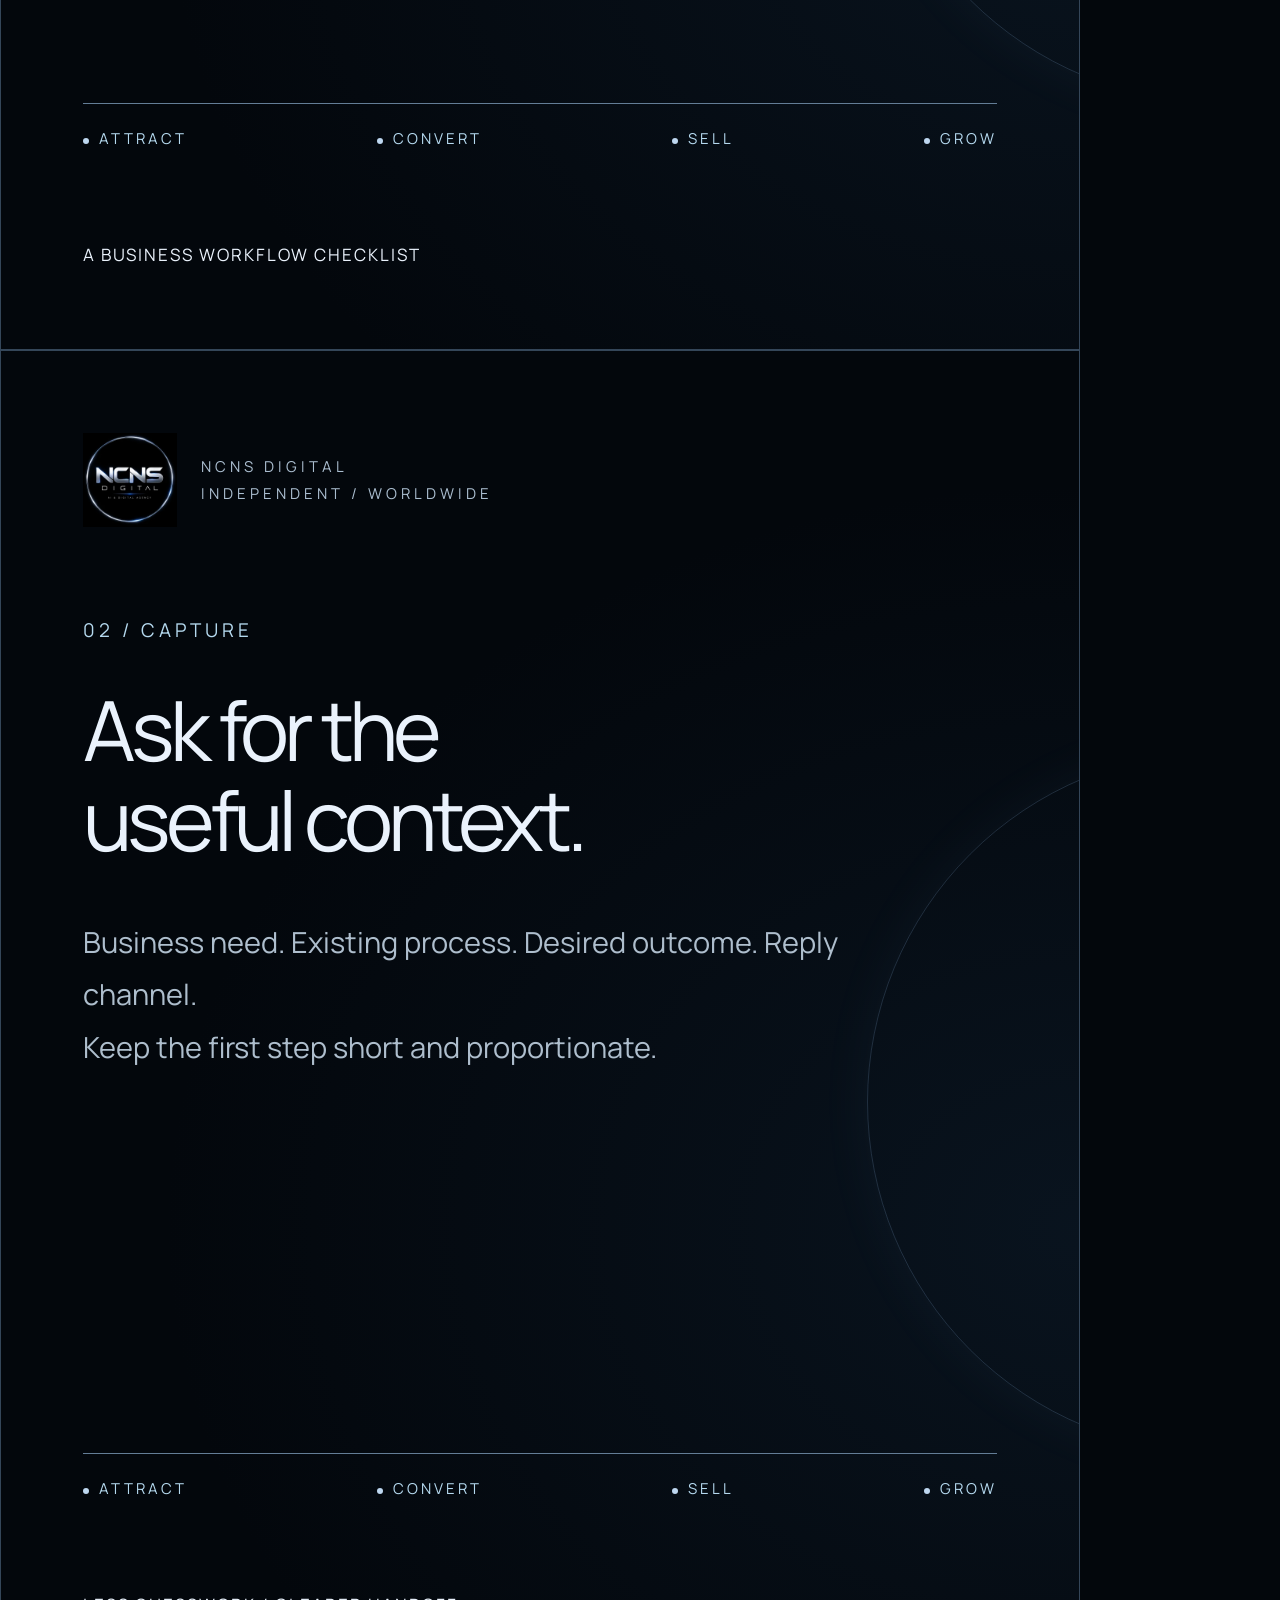
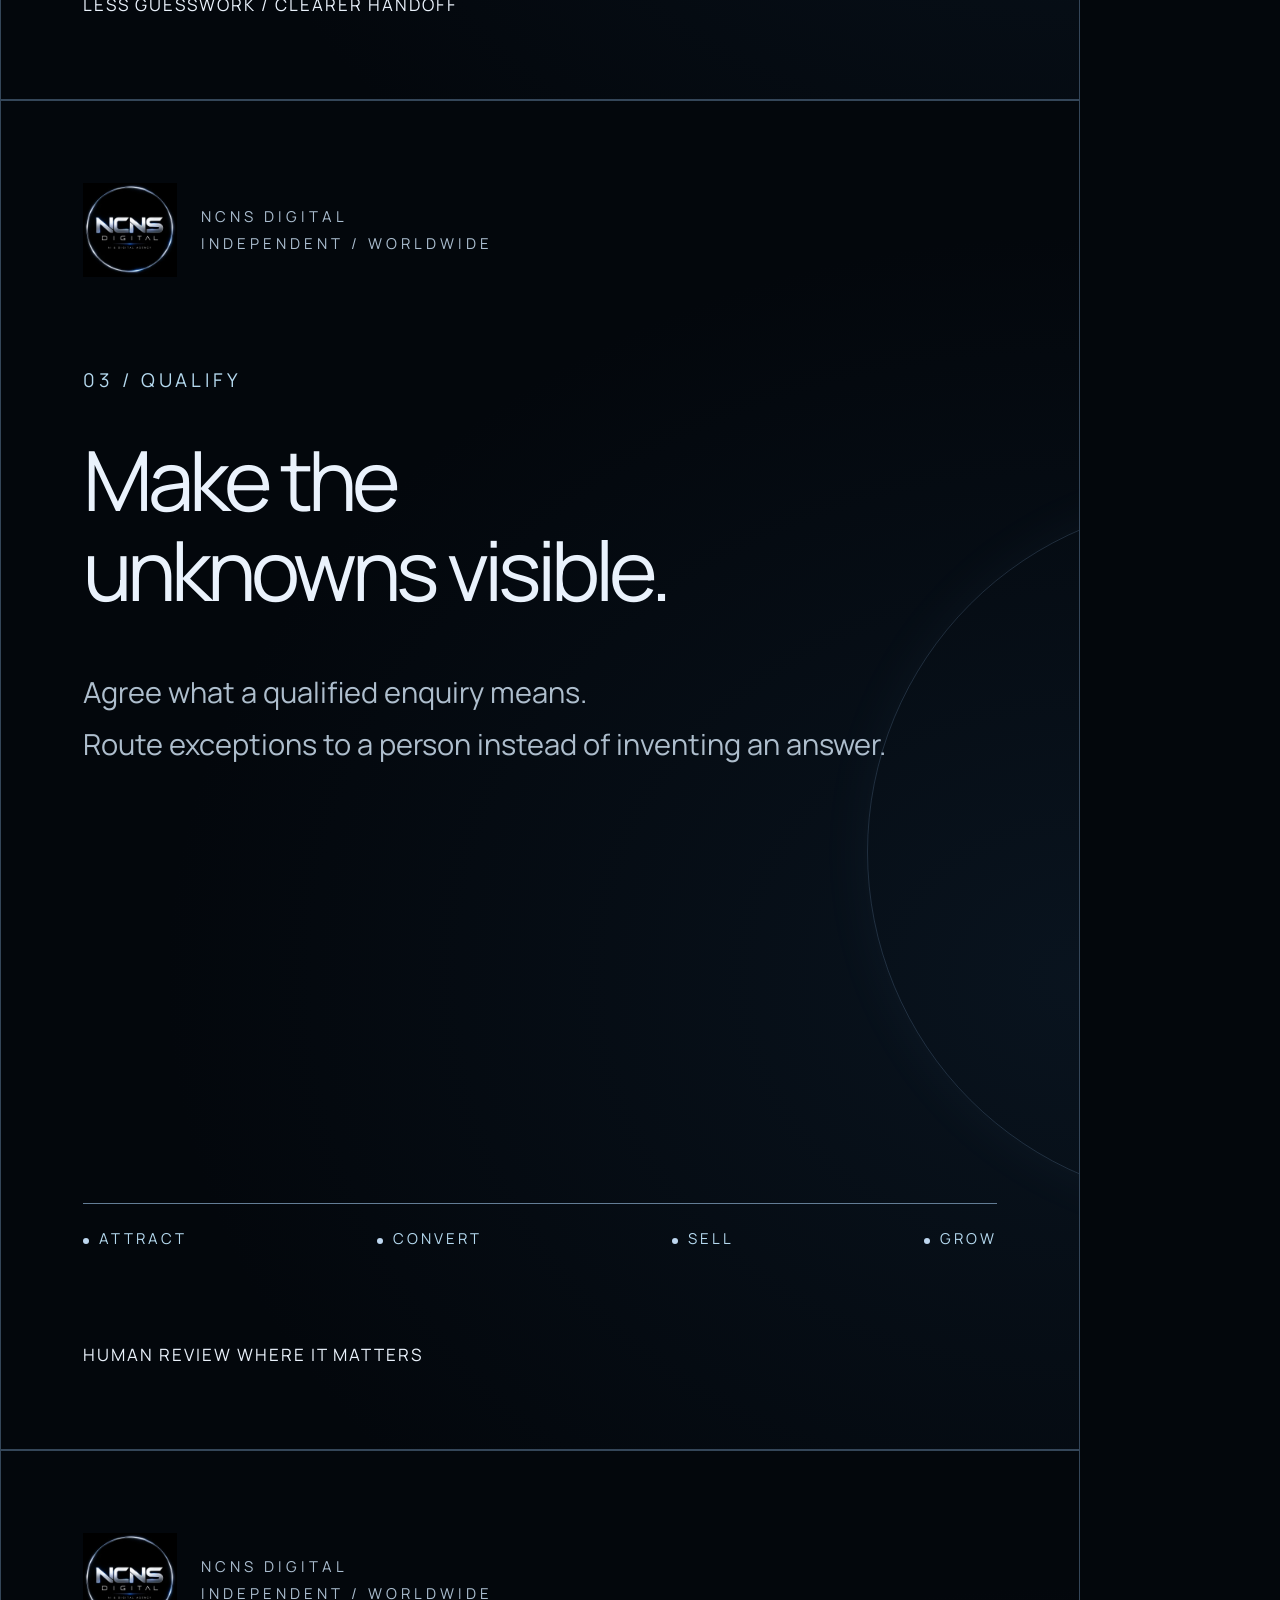
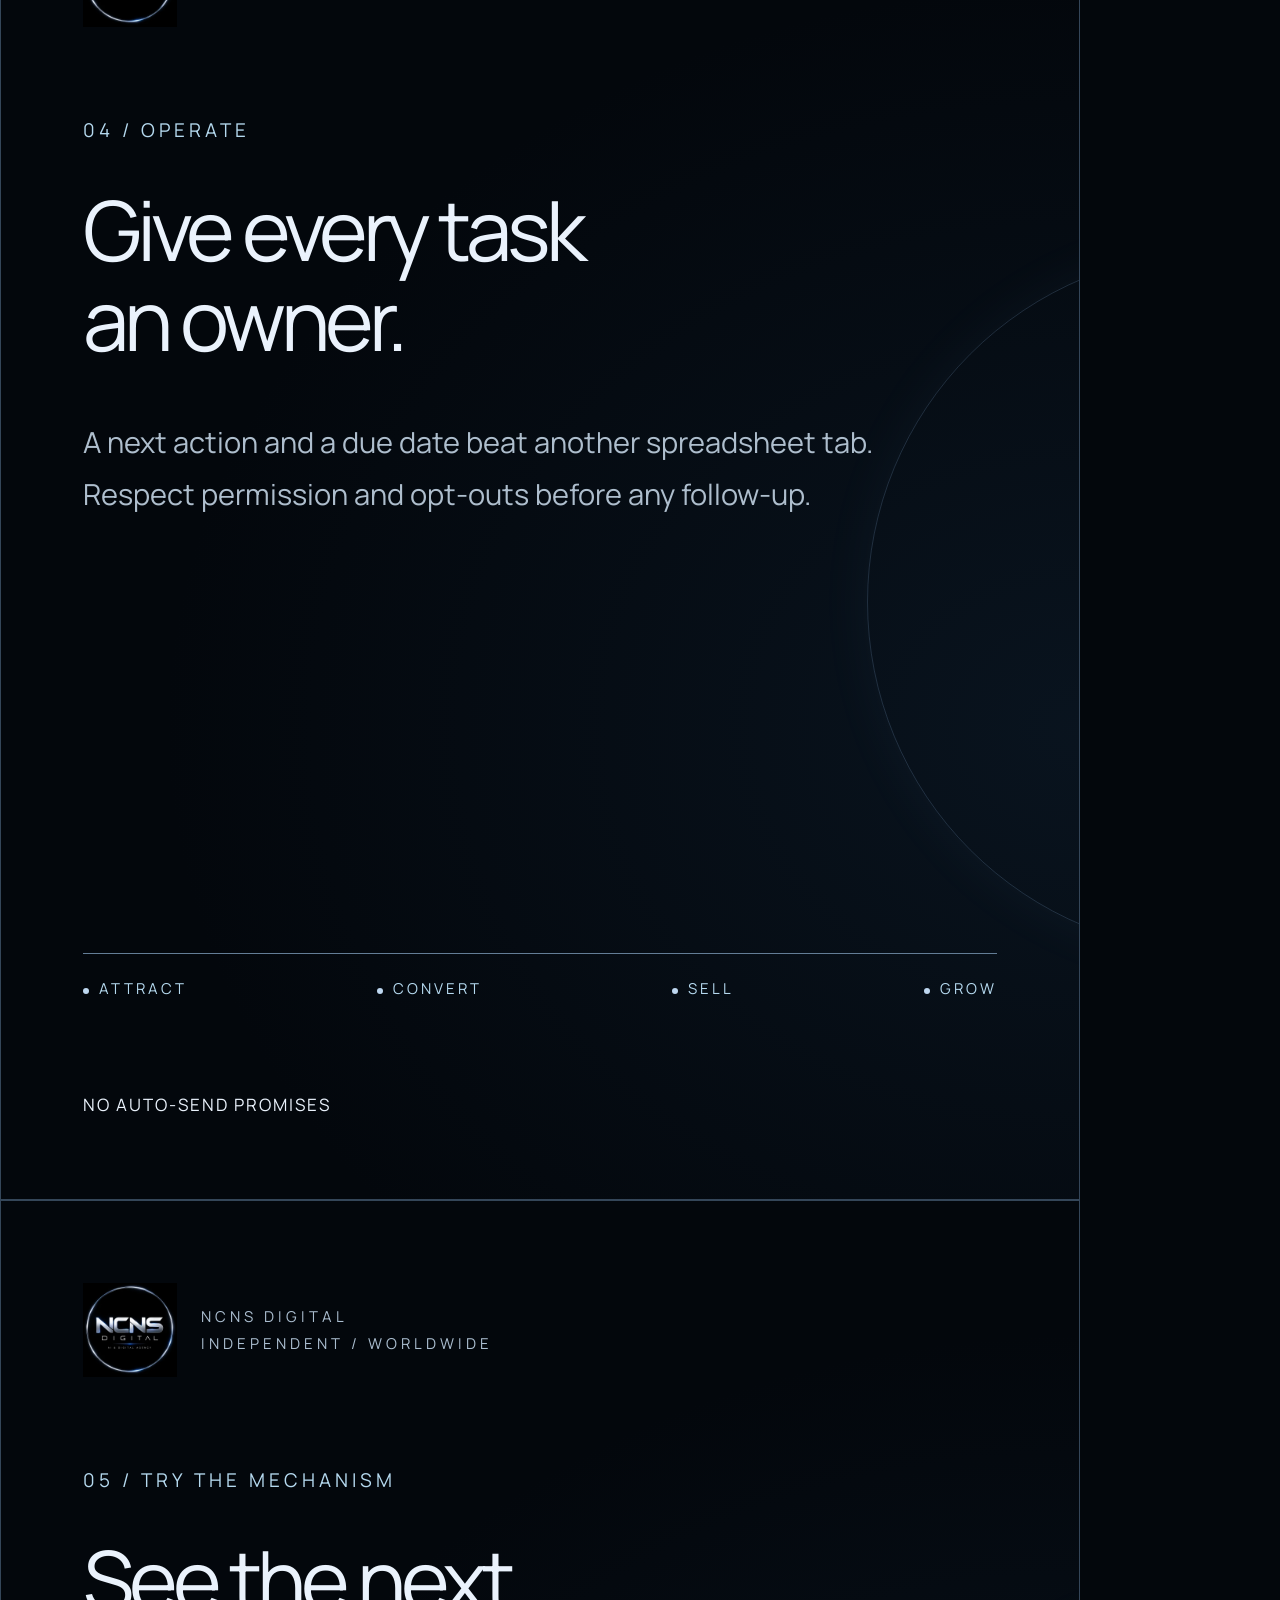
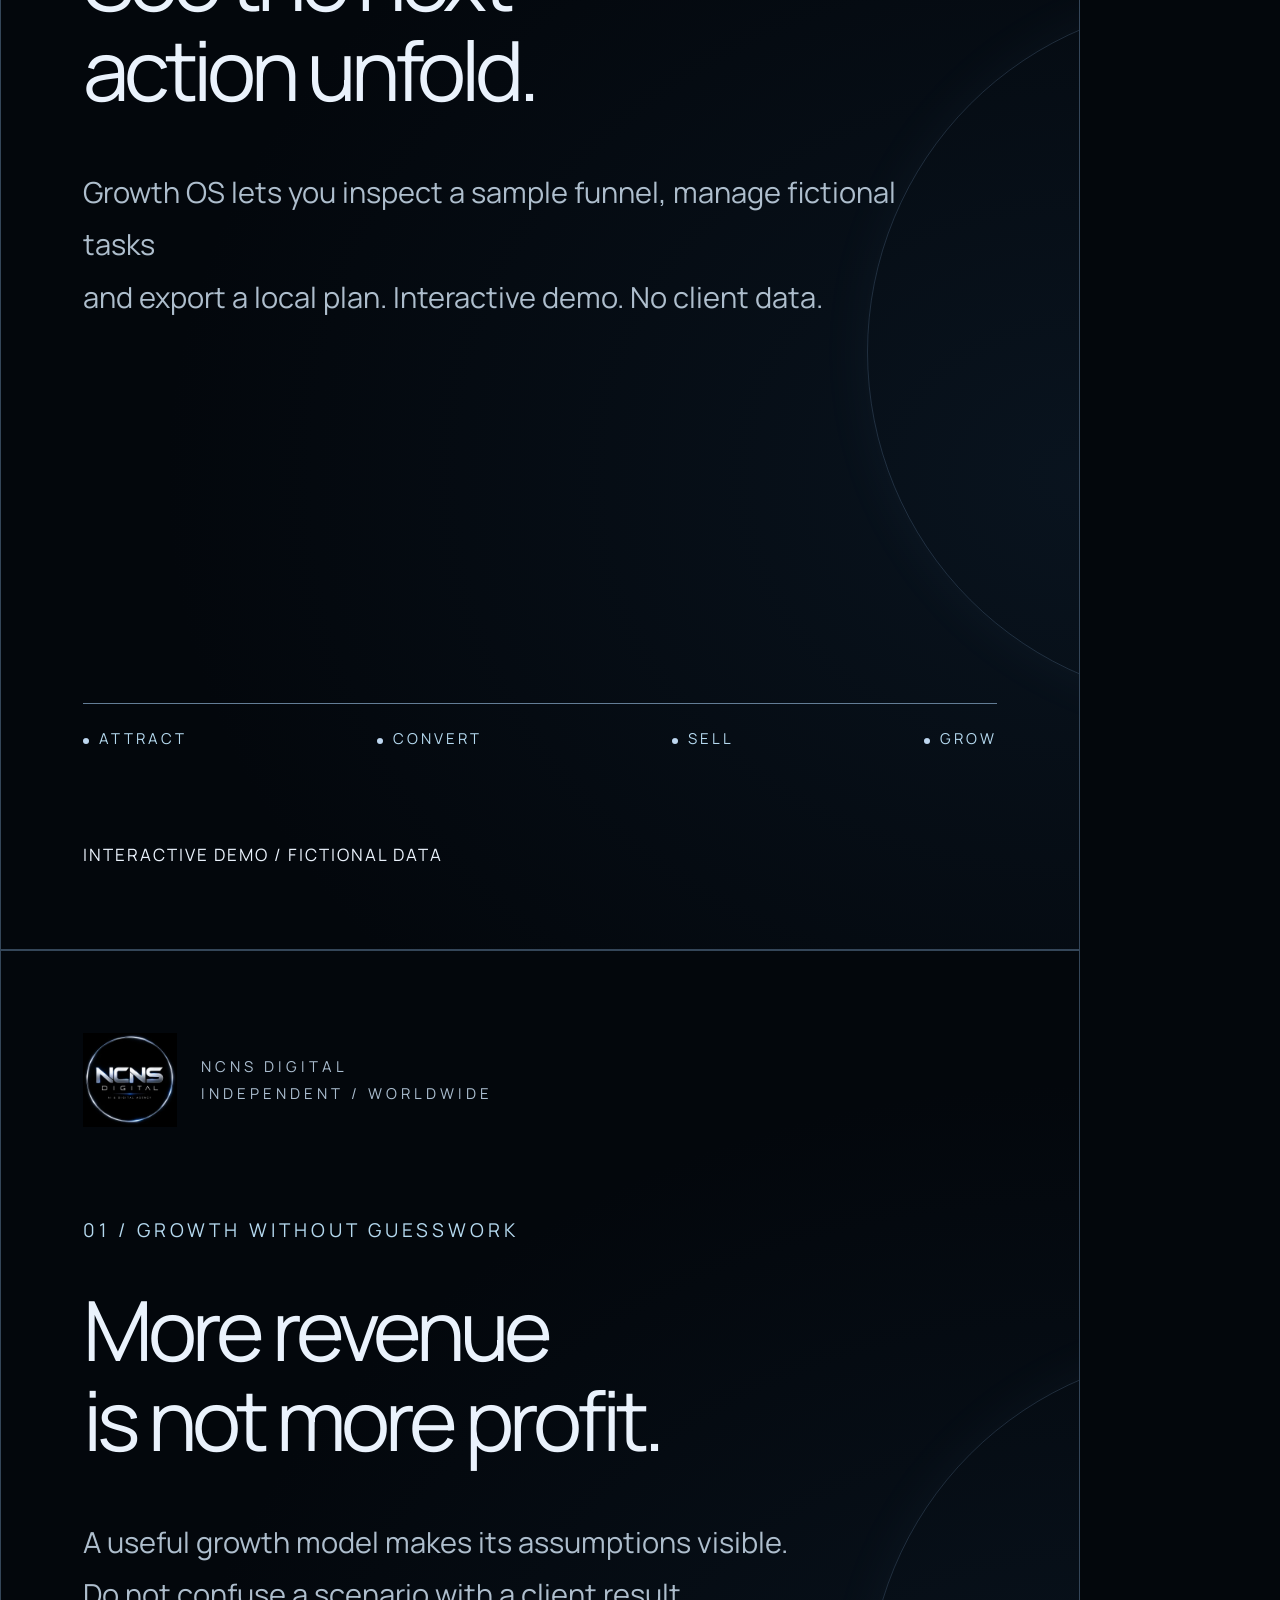
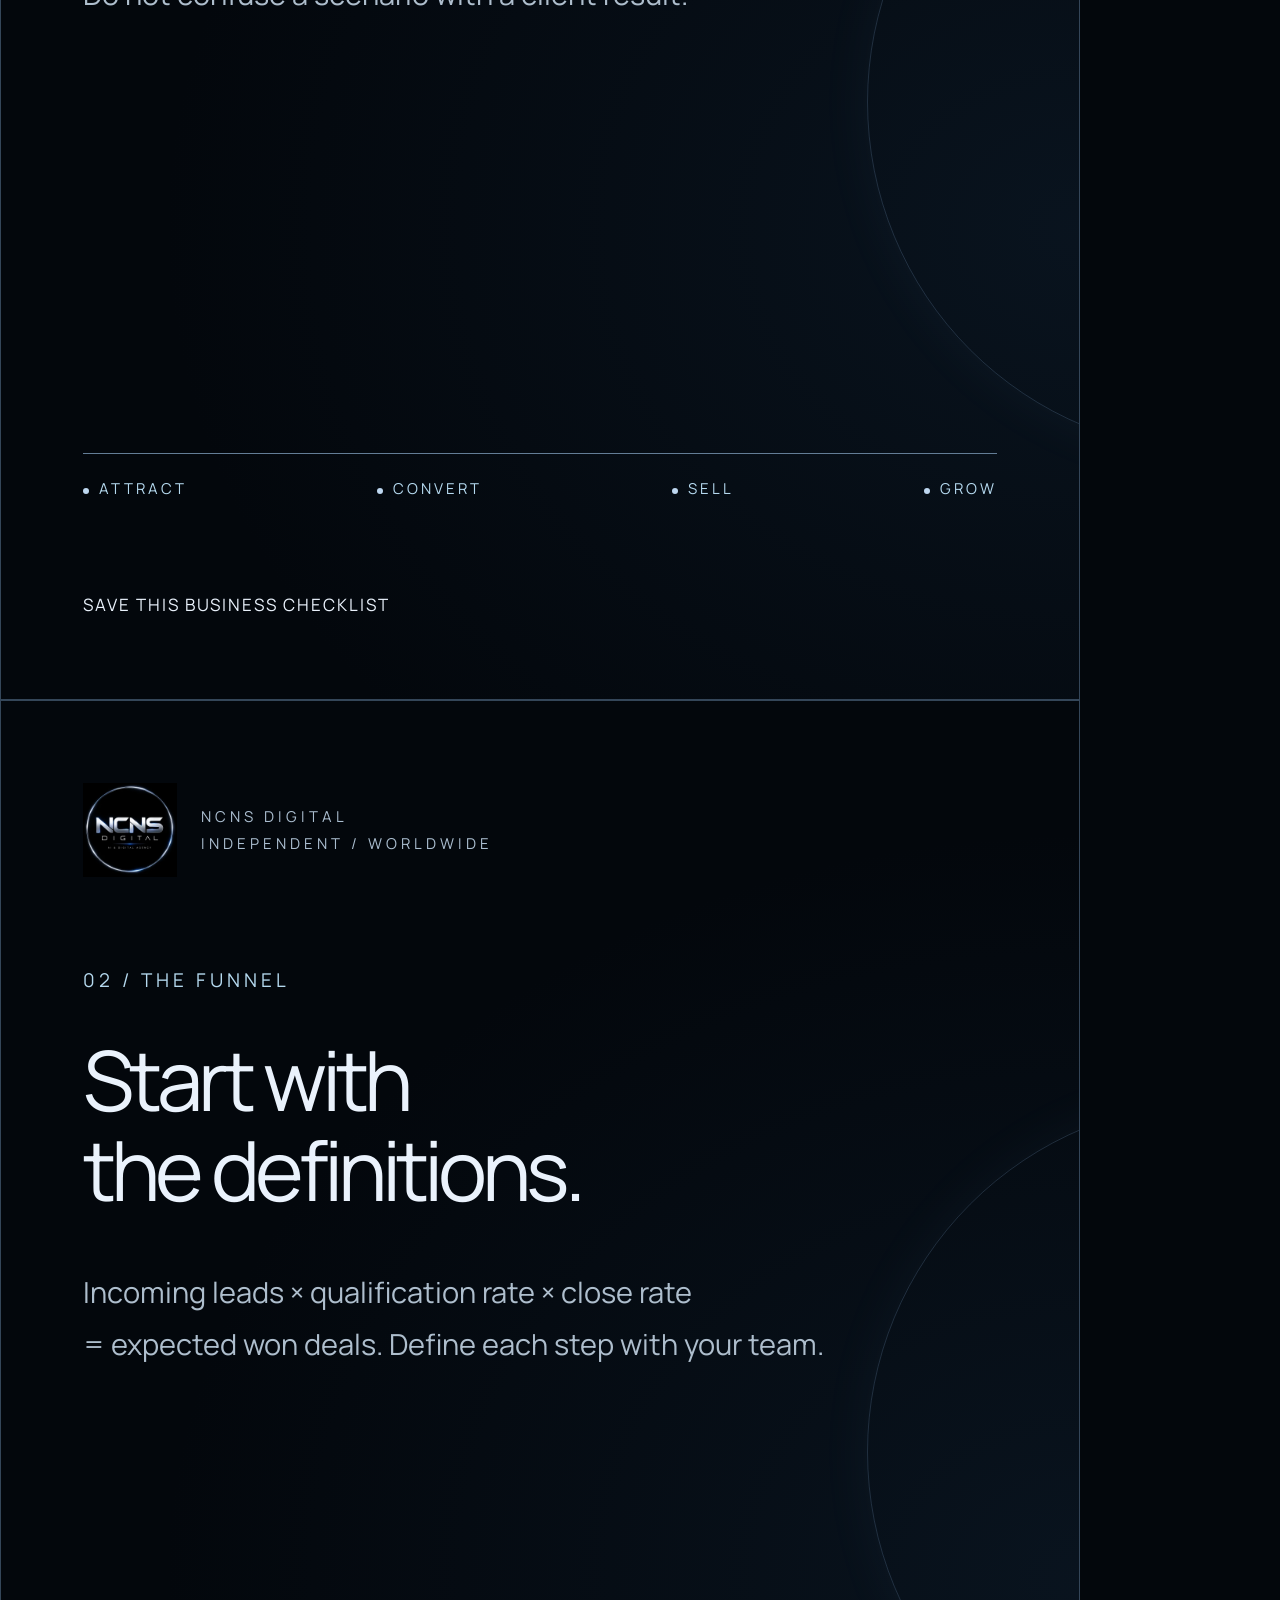
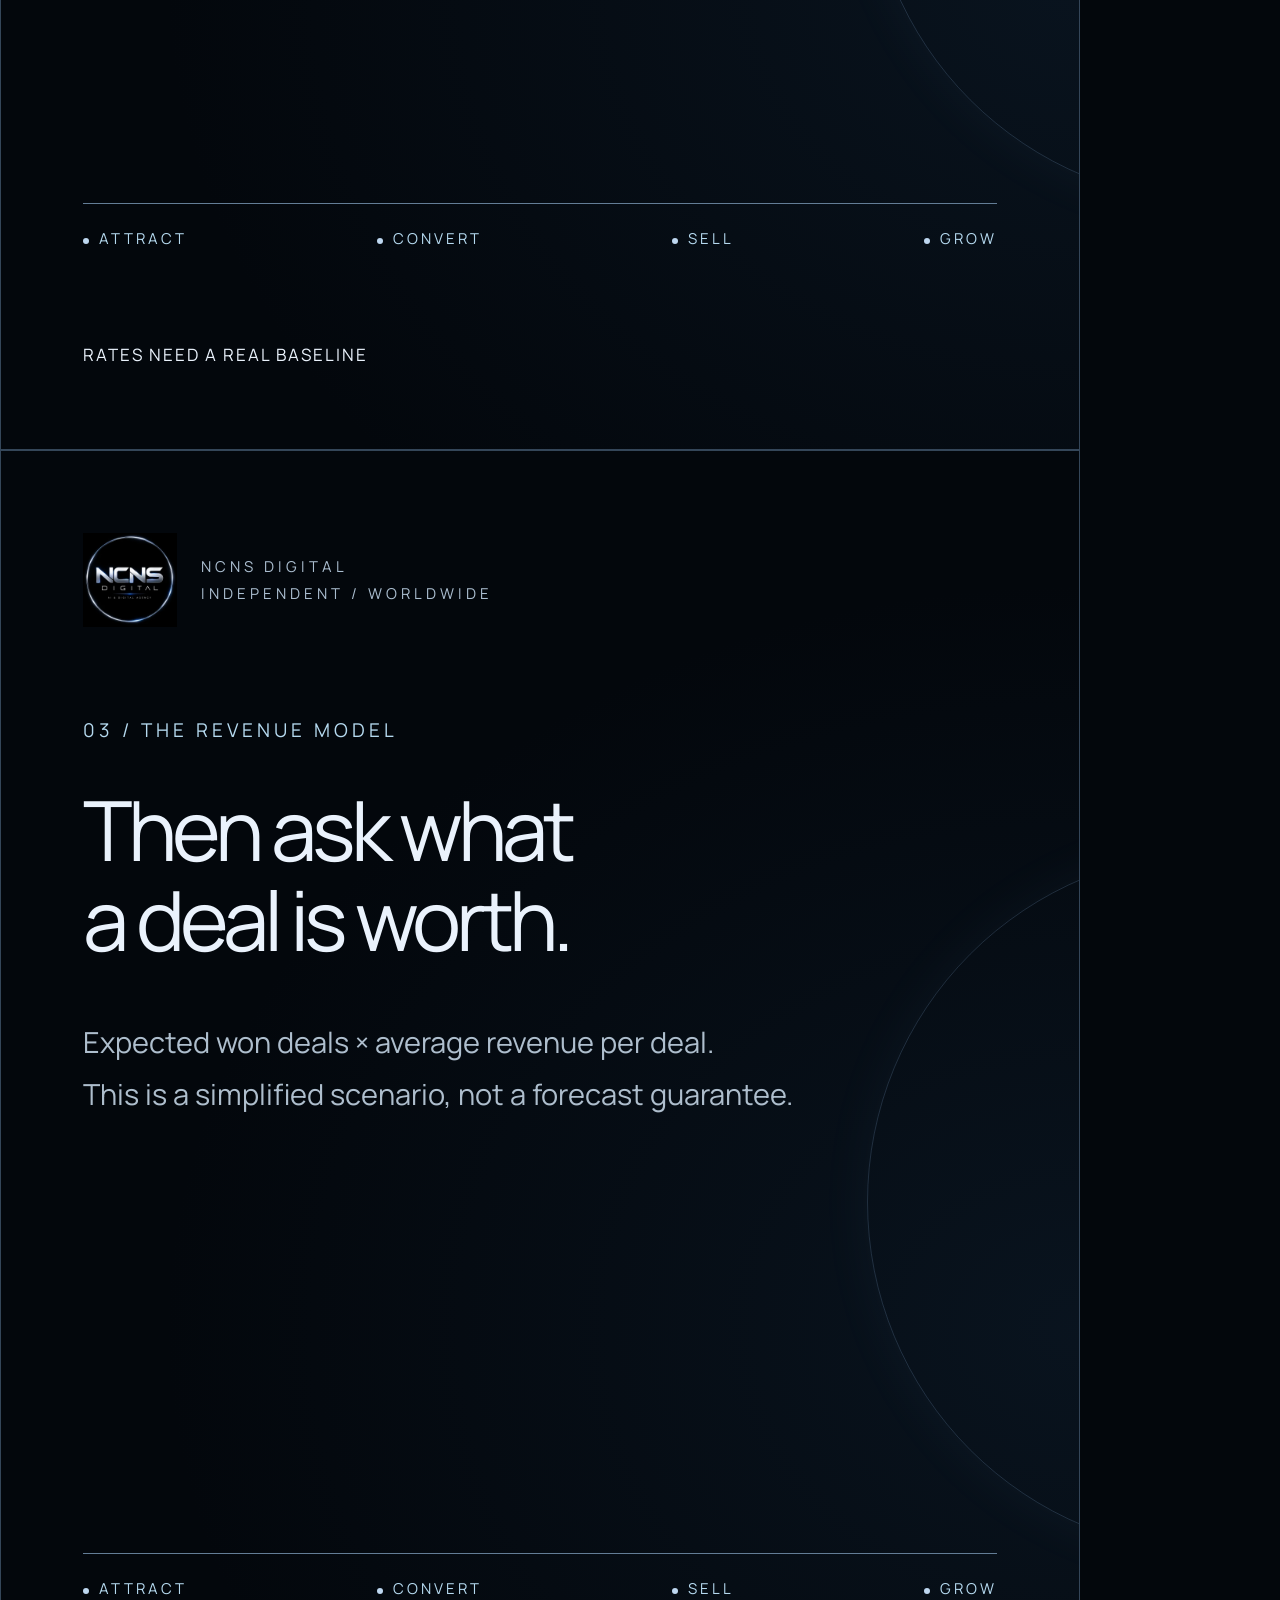
<file: docs/launch/marketing/social-cards.html>
<!doctype html><html lang="en"><head><meta charset="utf-8"><title>NCNS first-week social artwork — drafts</title><style>@font-face{font-family:Manrope;src:url('../../../assets/fonts/Manrope-Variable.woff2')}*{box-sizing:border-box}body{margin:0;background:#03070c;color:#eaf2fc;font-family:Manrope,Arial}.slide{width:1080px;height:1350px;padding:82px;position:relative;overflow:hidden;background:radial-gradient(ellipse at 100% 65%,#12263a66,transparent 60%),#03070c;border:1px solid #344659}.slide:after{content:"";position:absolute;width:700px;height:700px;border:1px solid #86afd933;border-radius:50%;right:-490px;top:400px;box-shadow:0 0 60px #9ac6ff0b;pointer-events:none}header{display:flex;gap:24px;align-items:center}header img{width:94px;height:94px;object-fit:contain}header span{font-size:15px;line-height:1.8;letter-spacing:4px;color:#aabdcf}.kicker{font-size:19px;letter-spacing:4px;color:#b5d9ef;margin:90px 0 42px}h1{font-size:83px;line-height:1.08;letter-spacing:-5px;font-weight:400;margin:0 0 52px}.description{font-size:29px;line-height:1.8;color:#aebecd;max-width:860px}.thread{position:absolute;bottom:200px;left:82px;right:82px;display:flex;justify-content:space-between;border-top:1px solid #637d96;padding-top:24px;font-size:15px;letter-spacing:3px;color:#b5d9ef}.thread span:before{content:"";display:inline-block;width:6px;height:6px;background:#bed7f0;border-radius:50%;margin-right:10px}footer{position:absolute;bottom:83px;left:82px;font-size:17px;letter-spacing:2px;max-width:850px;color:#eaf2fc}</style></head><body><article id="introduction" class="slide"><header><img src="../../../assets/ncns-original-logo.webp" alt="NCNS Digital"><span>NCNS DIGITAL<br>INDEPENDENT / WORLDWIDE</span></header><p class="kicker">01 / WHY NCNS</p><h1>Your business<br>doesn’t need just<br>another website.</h1><p class="description">A beautiful website is a starting point.<br>The next step is a useful business workflow.</p><div class="thread"><span>ATTRACT</span><span>CONVERT</span><span>SELL</span><span>GROW</span></div><footer>NCNS DIGITAL / BUILD → OPERATE → GROW</footer></article><article id="introduction-2" class="slide"><header><img src="../../../assets/ncns-original-logo.webp" alt="NCNS Digital"><span>NCNS DIGITAL<br>INDEPENDENT / WORLDWIDE</span></header><p class="kicker">02 / THE BUSINESS PROBLEM</p><h1>Attention without<br>conversion<br>isn’t growth.</h1><p class="description">An enquiry needs context. A team needs a next action.<br>A decision needs evidence.</p><div class="thread"><span>ATTRACT</span><span>CONVERT</span><span>SELL</span><span>GROW</span></div><footer>START WITH THE WORKFLOW</footer></article><article id="introduction-3" class="slide"><header><img src="../../../assets/ncns-original-logo.webp" alt="NCNS Digital"><span>NCNS DIGITAL<br>INDEPENDENT / WORLDWIDE</span></header><p class="kicker">03 / WHAT WE CONNECT</p><h1>Design. Products.<br>AI. Automation.</h1><p class="description">Websites and digital products. Brand and social identity.<br>AI and automation. Acquisition and sales. Analytics and growth.</p><div class="thread"><span>ATTRACT</span><span>CONVERT</span><span>SELL</span><span>GROW</span></div><footer>FIVE PILLARS / TWELVE SERVICE FAMILIES</footer></article><article id="introduction-4" class="slide"><header><img src="../../../assets/ncns-original-logo.webp" alt="NCNS Digital"><span>NCNS DIGITAL<br>INDEPENDENT / WORLDWIDE</span></header><p class="kicker">04 / HOW WE WORK</p><h1>Build the system.<br>Operate with clarity.<br>Improve what matters.</h1><p class="description">NCNS Digital — global, multi-industry.<br>Tell us about a process you want to make better.</p><div class="thread"><span>ATTRACT</span><span>CONVERT</span><span>SELL</span><span>GROW</span></div><footer>DM FOR A PROJECT REVIEW</footer></article><article id="enquiries-1" class="slide"><header><img src="../../../assets/ncns-original-logo.webp" alt="NCNS Digital"><span>NCNS DIGITAL<br>INDEPENDENT / WORLDWIDE</span></header><p class="kicker">01 / LOST ENQUIRIES</p><h1>The lead arrived.<br>What happened next?</h1><p class="description">A form is only the first handoff.<br>Someone still needs context, ownership and a next action.</p><div class="thread"><span>ATTRACT</span><span>CONVERT</span><span>SELL</span><span>GROW</span></div><footer>A BUSINESS WORKFLOW CHECKLIST</footer></article><article id="enquiries-2" class="slide"><header><img src="../../../assets/ncns-original-logo.webp" alt="NCNS Digital"><span>NCNS DIGITAL<br>INDEPENDENT / WORLDWIDE</span></header><p class="kicker">02 / CAPTURE</p><h1>Ask for the<br>useful context.</h1><p class="description">Business need. Existing process. Desired outcome. Reply channel.<br>Keep the first step short and proportionate.</p><div class="thread"><span>ATTRACT</span><span>CONVERT</span><span>SELL</span><span>GROW</span></div><footer>LESS GUESSWORK / CLEARER HANDOFF</footer></article><article id="enquiries-3" class="slide"><header><img src="../../../assets/ncns-original-logo.webp" alt="NCNS Digital"><span>NCNS DIGITAL<br>INDEPENDENT / WORLDWIDE</span></header><p class="kicker">03 / QUALIFY</p><h1>Make the<br>unknowns visible.</h1><p class="description">Agree what a qualified enquiry means.<br>Route exceptions to a person instead of inventing an answer.</p><div class="thread"><span>ATTRACT</span><span>CONVERT</span><span>SELL</span><span>GROW</span></div><footer>HUMAN REVIEW WHERE IT MATTERS</footer></article><article id="enquiries-4" class="slide"><header><img src="../../../assets/ncns-original-logo.webp" alt="NCNS Digital"><span>NCNS DIGITAL<br>INDEPENDENT / WORLDWIDE</span></header><p class="kicker">04 / OPERATE</p><h1>Give every task<br>an owner.</h1><p class="description">A next action and a due date beat another spreadsheet tab.<br>Respect permission and opt-outs before any follow-up.</p><div class="thread"><span>ATTRACT</span><span>CONVERT</span><span>SELL</span><span>GROW</span></div><footer>NO AUTO-SEND PROMISES</footer></article><article id="enquiries-5" class="slide"><header><img src="../../../assets/ncns-original-logo.webp" alt="NCNS Digital"><span>NCNS DIGITAL<br>INDEPENDENT / WORLDWIDE</span></header><p class="kicker">05 / TRY THE MECHANISM</p><h1>See the next<br>action unfold.</h1><p class="description">Growth OS lets you inspect a sample funnel, manage fictional tasks<br>and export a local plan. Interactive demo. No client data.</p><div class="thread"><span>ATTRACT</span><span>CONVERT</span><span>SELL</span><span>GROW</span></div><footer>INTERACTIVE DEMO / FICTIONAL DATA</footer></article><article id="economics-1" class="slide"><header><img src="../../../assets/ncns-original-logo.webp" alt="NCNS Digital"><span>NCNS DIGITAL<br>INDEPENDENT / WORLDWIDE</span></header><p class="kicker">01 / GROWTH WITHOUT GUESSWORK</p><h1>More revenue<br>is not more profit.</h1><p class="description">A useful growth model makes its assumptions visible.<br>Do not confuse a scenario with a client result.</p><div class="thread"><span>ATTRACT</span><span>CONVERT</span><span>SELL</span><span>GROW</span></div><footer>SAVE THIS BUSINESS CHECKLIST</footer></article><article id="economics-2" class="slide"><header><img src="../../../assets/ncns-original-logo.webp" alt="NCNS Digital"><span>NCNS DIGITAL<br>INDEPENDENT / WORLDWIDE</span></header><p class="kicker">02 / THE FUNNEL</p><h1>Start with<br>the definitions.</h1><p class="description">Incoming leads × qualification rate × close rate<br>= expected won deals. Define each step with your team.</p><div class="thread"><span>ATTRACT</span><span>CONVERT</span><span>SELL</span><span>GROW</span></div><footer>RATES NEED A REAL BASELINE</footer></article><article id="economics-3" class="slide"><header><img src="../../../assets/ncns-original-logo.webp" alt="NCNS Digital"><span>NCNS DIGITAL<br>INDEPENDENT / WORLDWIDE</span></header><p class="kicker">03 / THE REVENUE MODEL</p><h1>Then ask what<br>a deal is worth.</h1><p class="description">Expected won deals × average revenue per deal.<br>This is a simplified scenario, not a forecast guarantee.</p><div class="thread"><span>ATTRACT</span><span>CONVERT</span><span>SELL</span><span>GROW</span></div><footer>SHOW THE FORMULA</footer></article><article id="economics-4" class="slide"><header><img src="../../../assets/ncns-original-logo.webp" alt="NCNS Digital"><span>NCNS DIGITAL<br>INDEPENDENT / WORLDWIDE</span></header><p class="kicker">04 / THE COST QUESTION</p><h1>Keep the<br>costs in view.</h1><p class="description">Revenue × gross margin − acquisition spend<br>is contribution in our sample model. Not net profit.<br>Labor, delivery, tax and overhead still matter.</p><div class="thread"><span>ATTRACT</span><span>CONVERT</span><span>SELL</span><span>GROW</span></div><footer>CONTRIBUTION ≠ NET PROFIT</footer></article><article id="economics-5" class="slide"><header><img src="../../../assets/ncns-original-logo.webp" alt="NCNS Digital"><span>NCNS DIGITAL<br>INDEPENDENT / WORLDWIDE</span></header><p class="kicker">05 / THE NEXT EXPERIMENT</p><h1>Build.<br>Operate. Grow.</h1><p class="description">Agree the smallest useful system. Keep it reliable.<br>Test one improvement with a metric and a guardrail.</p><div class="thread"><span>ATTRACT</span><span>CONVERT</span><span>SELL</span><span>GROW</span></div><footer>REQUEST A SCOPED PROJECT REVIEW</footer></article></body></html>
</file>
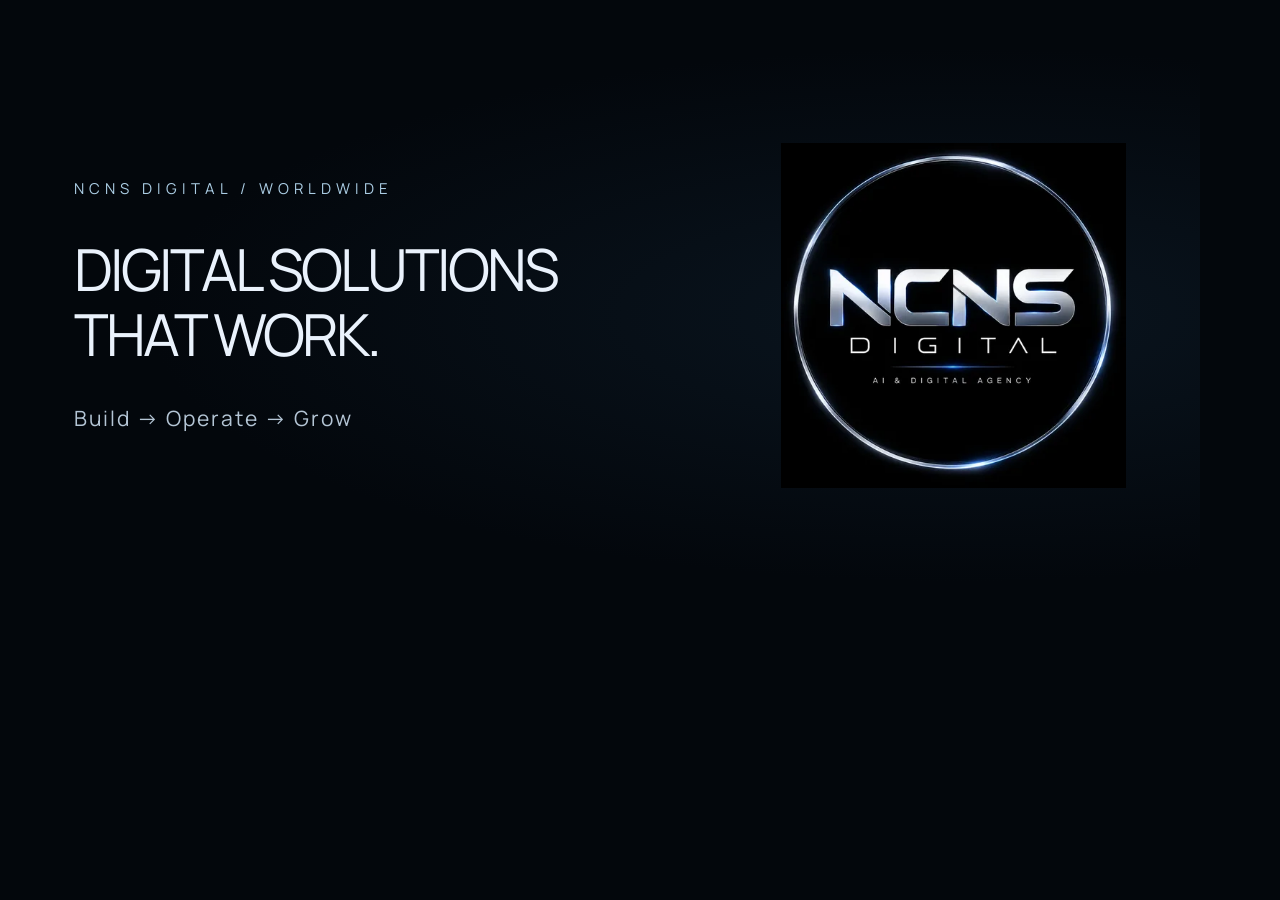
<file: docs/qa/agency-site/og-source.html>
<!doctype html><html lang="en"><head><meta charset="utf-8"><title>NCNS social preview source</title><style>@font-face{font-family:Manrope;src:url('../../../assets/fonts/Manrope-Variable.woff2')}*{box-sizing:border-box}body{margin:0;width:1200px;height:630px;overflow:hidden;background:#03070c;color:#eaf2fc;font-family:Manrope,Arial}.card{width:1200px;height:630px;padding:74px;display:flex;align-items:center;gap:30px;background:radial-gradient(ellipse at 80% 50%,#14293b66,transparent 60%)}.copy{flex:1}.kicker{font-size:15px;letter-spacing:5px;color:#abcde4}h1{font-size:58px;font-weight:400;letter-spacing:-3px;line-height:1.12;margin:38px 0}p{font-size:21px;letter-spacing:2px;color:#b4c5d5}img{width:345px;height:345px;object-fit:contain}</style></head><body><div class="card"><div class="copy"><span class="kicker">NCNS DIGITAL / WORLDWIDE</span><h1>DIGITAL SOLUTIONS<br>THAT WORK.</h1><p>Build → Operate → Grow</p></div><img src="../../../assets/ncns-original-logo.webp" alt="Original NCNS Digital emblem"></div></body></html>
</file>
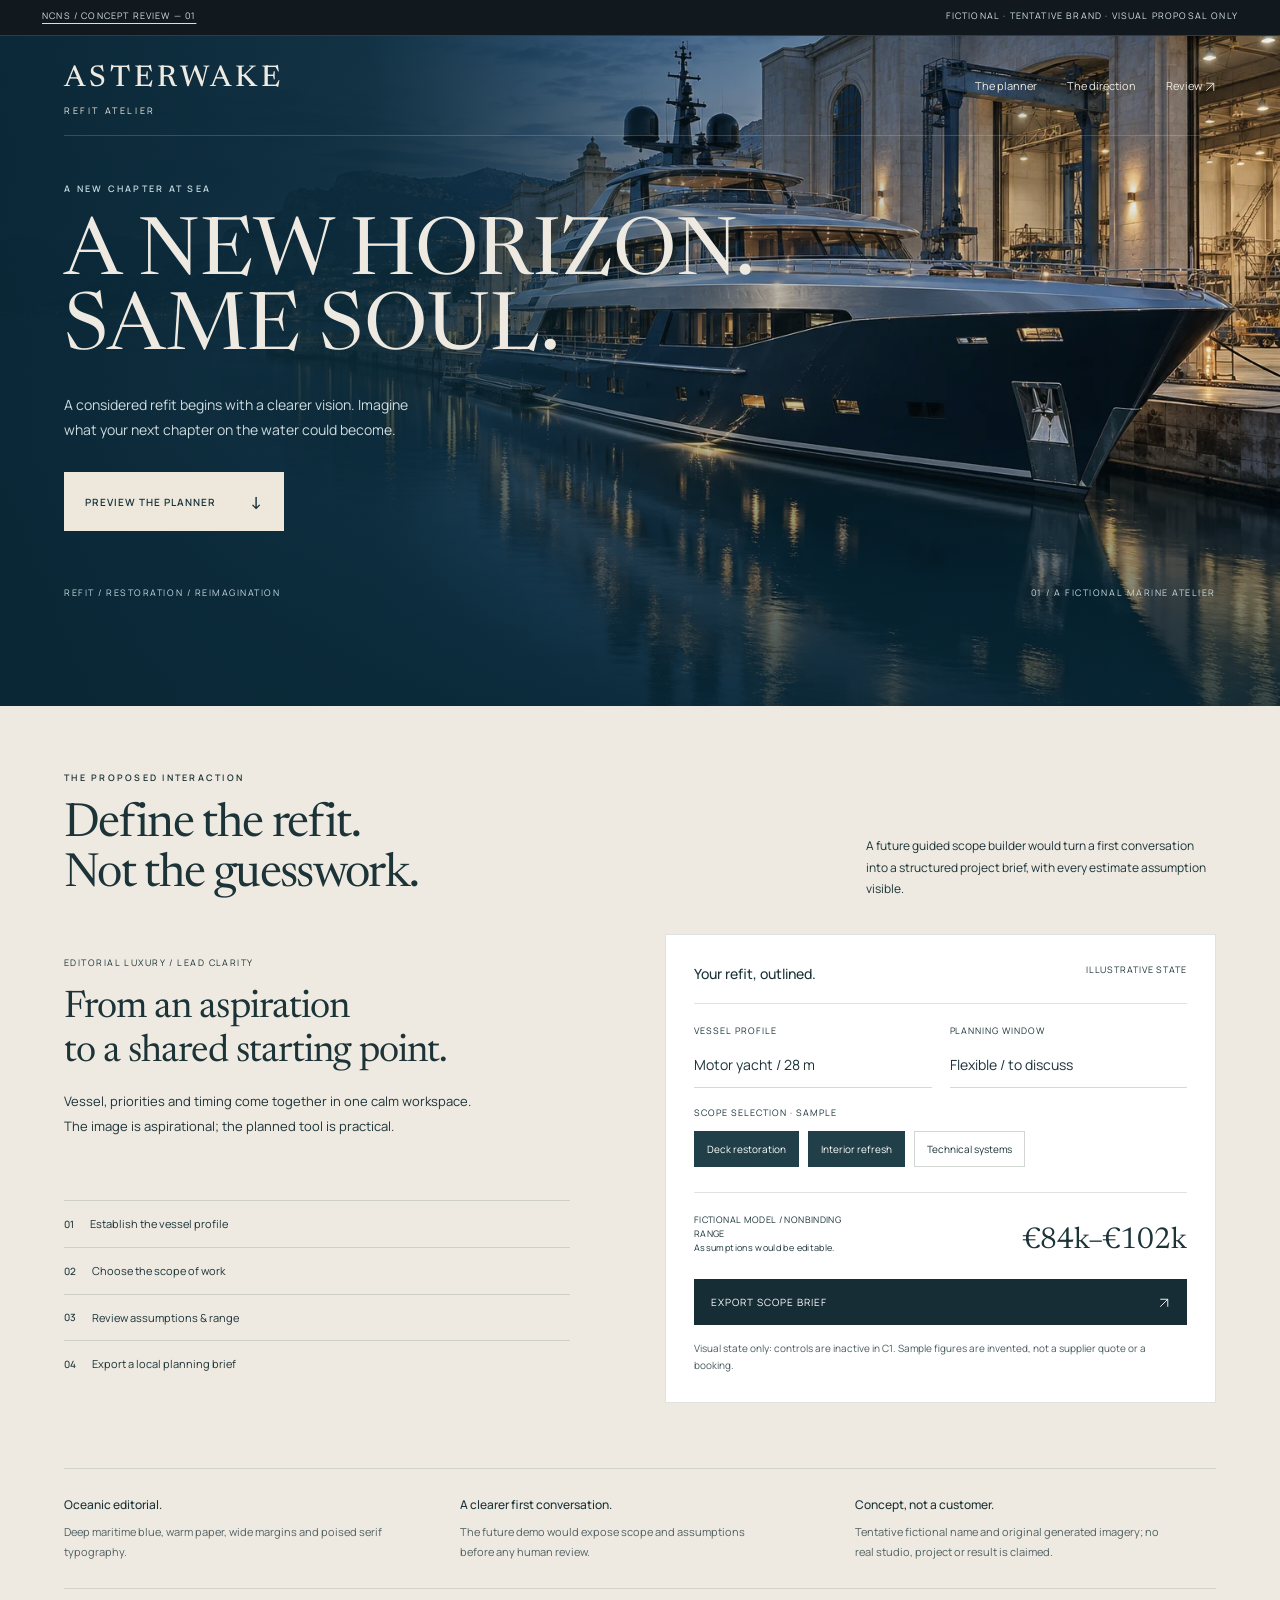
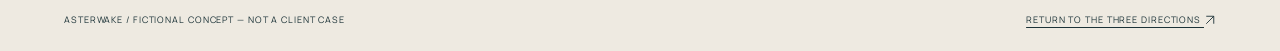
<file: docs/portfolio/concepts/boards/asterwake.html>
<!doctype html><html lang="en"><head><meta charset="utf-8"/><meta name="viewport" content="width=device-width,initial-scale=1"/><link rel="icon" href="data:,"/><meta name="robots" content="noindex,nofollow"/><title>Asterwake — C1 visual proposal</title><link rel="stylesheet" href="boards.css"/></head><body class="marine"><div class="review-bar"><a href="../index.html">NCNS / CONCEPT REVIEW — 01</a><span>FICTIONAL · TENTATIVE BRAND · VISUAL PROPOSAL ONLY</span></div><section class="hero"><img class="hero-photo" src="../assets/marine.webp" width="1536" height="1024" alt="Original illustrative yacht in an imagined Mediterranean refit setting"/><header class="masthead wrap"><a class="brand" href="#direction">ASTERWAKE<small>REFIT ATELIER</small></a><nav aria-label="Concept navigation"><a href="#module">The planner</a><a href="#direction">The direction</a><a href="../index.html">Review <svg class="arrow" viewBox="0 0 16 16" fill="none" aria-hidden="true"><path d="M3 13 13 3M3 3h10v10"/></svg></a></nav></header><div class="hero-copy wrap"><span class="kicker">A NEW CHAPTER AT SEA</span><h1>A NEW HORIZON.<br/>SAME SOUL.</h1><p>A considered refit begins with a clearer vision. Imagine what your next chapter on the water could become.</p><a class="link-button" href="#module">PREVIEW THE PLANNER <span>↓</span></a></div><div class="hero-foot wrap"><span>REFIT / RESTORATION / REIMAGINATION</span><span>01 / A FICTIONAL MARINE ATELIER</span></div></section>
<section id="module" class="module wrap"><div class="module-head"><div><span class="kicker">THE PROPOSED INTERACTION</span><h2>Define the refit.<br/>Not the guesswork.</h2></div><p>A future guided scope builder would turn a first conversation into a structured project brief, with every estimate assumption visible.</p></div><div class="module-grid"><div class="module-copy"><div><span class="sample-tag">EDITORIAL LUXURY / LEAD CLARITY</span><h3>From an aspiration<br/>to a shared starting point.</h3><p>Vessel, priorities and timing come together in one calm workspace. The image is aspirational; the planned tool is practical.</p></div><ol class="step-list"><li><b>01</b> Establish the vessel profile</li><li><b>02</b> Choose the scope of work</li><li><b>03</b> Review assumptions &amp; range</li><li><b>04</b> Export a local planning brief</li></ol></div><div class="proposal-card"><div class="card-top"><strong>Your refit, outlined.</strong><span>ILLUSTRATIVE STATE</span></div><div class="fields"><div class="field"><span>Vessel profile</span><div class="sample-value">Motor yacht / 28 m</div></div><div class="field"><span>Planning window</span><div class="sample-value">Flexible / to discuss</div></div><div class="field span-two"><span>Scope selection · sample</span><div class="pills"><span class="pill chosen">Deck restoration</span><span class="pill chosen">Interior refresh</span><span class="pill">Technical systems</span></div></div></div><div class="price-row"><div><small>FICTIONAL MODEL / NONBINDING RANGE</small><small>Assumptions would be editable.</small></div><span class="price">€84k–€102k</span></div><button class="disabled-action" disabled>EXPORT SCOPE BRIEF <span><svg class="arrow" viewBox="0 0 16 16" fill="none" aria-hidden="true"><path d="M3 13 13 3M3 3h10v10"/></svg></span></button><p class="module-notice">Visual state only: controls are inactive in C1. Sample figures are invented, not a supplier quote or a booking.</p></div></div></section><section id="direction" class="direction wrap"><article><h3>Oceanic editorial.</h3><p>Deep maritime blue, warm paper, wide margins and poised serif typography.</p></article><article><h3>A clearer first conversation.</h3><p>The future demo would expose scope and assumptions before any human review.</p></article><article><h3>Concept, not a customer.</h3><p>Tentative fictional name and original generated imagery; no real studio, project or result is claimed.</p></article></section><footer class="board-footer wrap"><span>ASTERWAKE / FICTIONAL CONCEPT — NOT A CLIENT CASE</span><a href="../index.html">RETURN TO THE THREE DIRECTIONS <svg class="arrow" viewBox="0 0 16 16" fill="none" aria-hidden="true"><path d="M3 13 13 3M3 3h10v10"/></svg></a></footer></body></html>
</file>
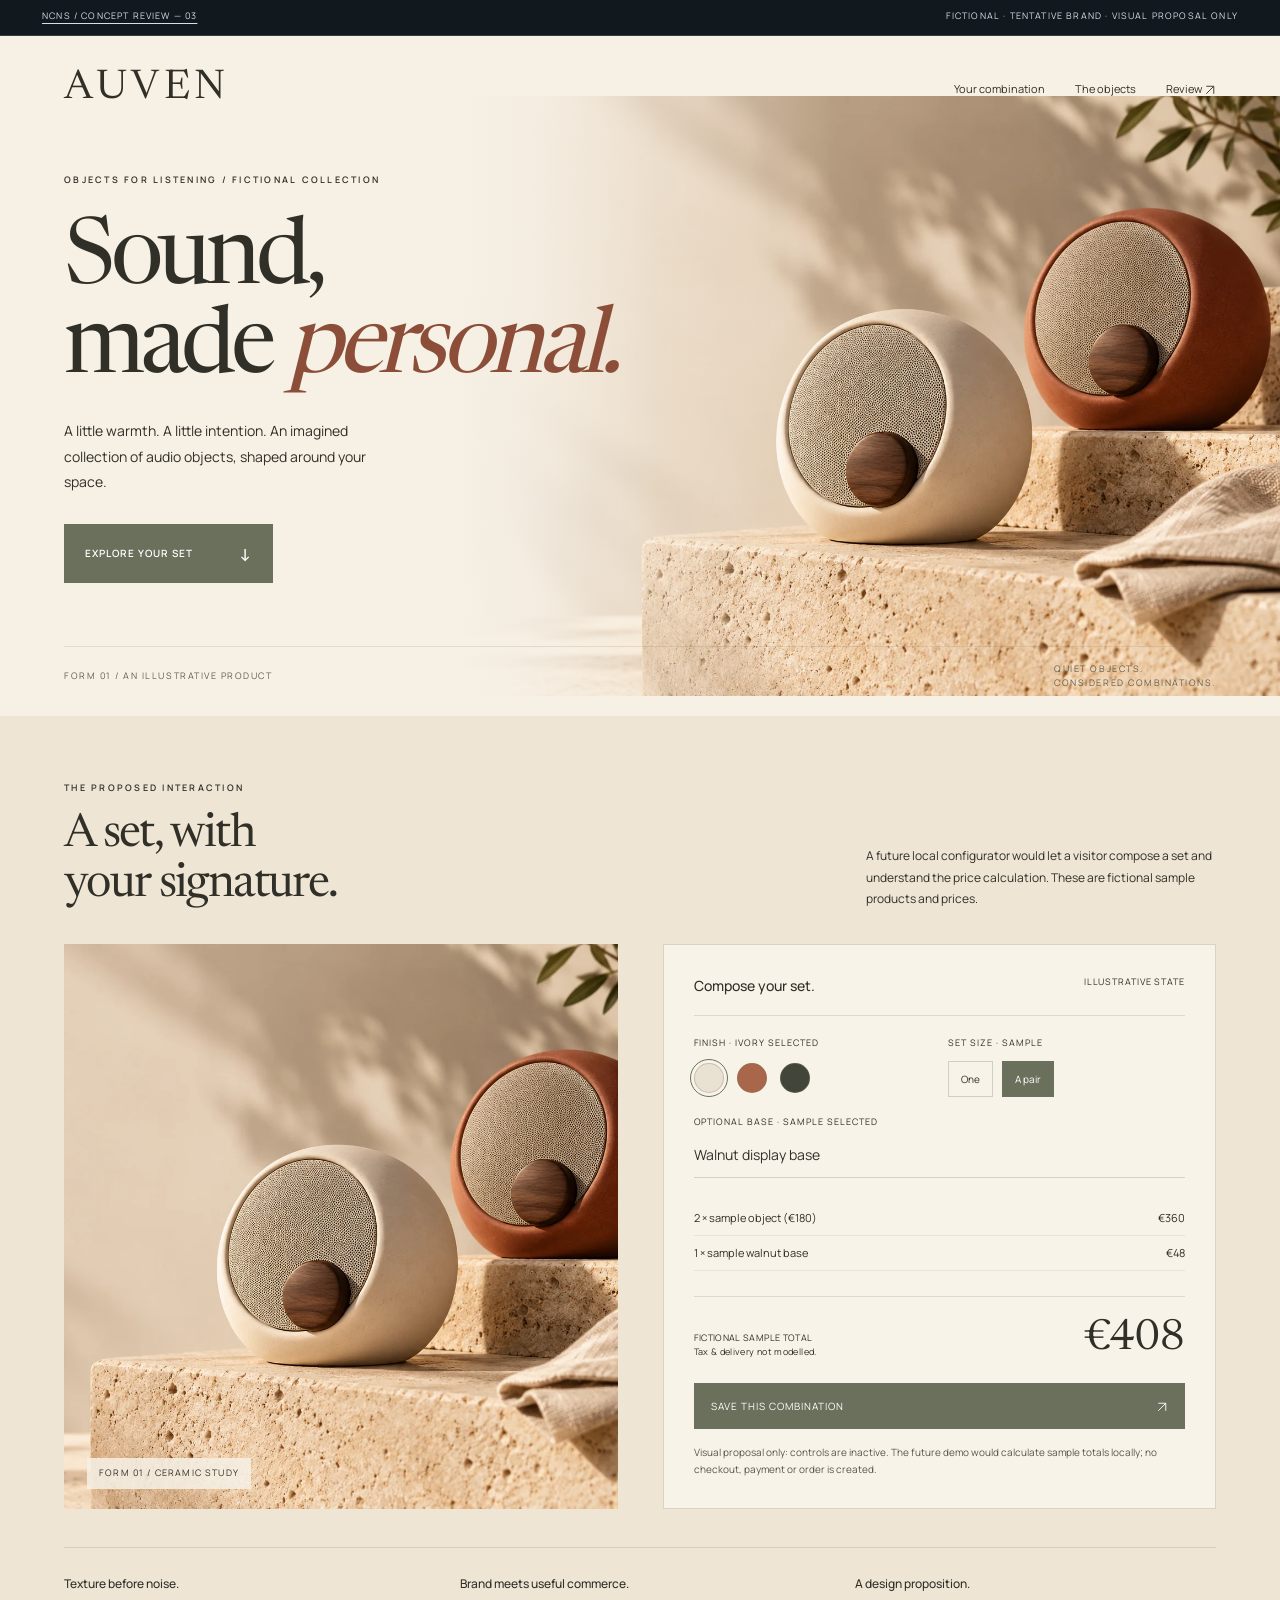
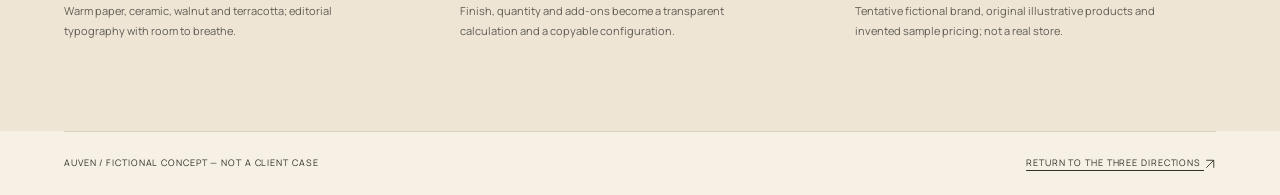
<file: docs/portfolio/concepts/boards/auven.html>
<!doctype html><html lang="en"><head><meta charset="utf-8"/><meta name="viewport" content="width=device-width,initial-scale=1"/><link rel="icon" href="data:,"/><meta name="robots" content="noindex,nofollow"/><title>Auven — C1 visual proposal</title><link rel="stylesheet" href="boards.css"/></head><body class="consumer"><div class="review-bar"><a href="../index.html">NCNS / CONCEPT REVIEW — 03</a><span>FICTIONAL · TENTATIVE BRAND · VISUAL PROPOSAL ONLY</span></div><section class="hero"><img class="hero-photo" src="../assets/consumer.webp" width="1536" height="1024" alt="Original illustrative ivory and terracotta audio objects on warm stone"/><header class="masthead wrap"><a class="brand" href="#direction">AUVEN</a><nav aria-label="Concept navigation"><a href="#module">Your combination</a><a href="#direction">The objects</a><a href="../index.html">Review <svg class="arrow" viewBox="0 0 16 16" fill="none" aria-hidden="true"><path d="M3 13 13 3M3 3h10v10"/></svg></a></nav></header><div class="hero-copy wrap"><span class="kicker">OBJECTS FOR LISTENING / FICTIONAL COLLECTION</span><h1>Sound,<br/>made <em>personal.</em></h1><p>A little warmth. A little intention. An imagined collection of audio objects, shaped around your space.</p><a class="link-button" href="#module">EXPLORE YOUR SET <span>↓</span></a></div><div class="hero-foot wrap"><span>FORM 01 / AN ILLUSTRATIVE PRODUCT</span><span>QUIET OBJECTS.<br/>CONSIDERED COMBINATIONS.</span></div></section><section id="module" class="module"><div class="wrap"><div class="module-head"><div><span class="kicker">THE PROPOSED INTERACTION</span><h2>A set, with<br/>your signature.</h2></div><p>A future local configurator would let a visitor compose a set and understand the price calculation. These are fictional sample products and prices.</p></div><div class="module-grid"><div class="product-study"><img src="../assets/consumer.webp" width="1536" height="1024" alt="Detail study of the fictional ceramic audio objects" loading="lazy"/><span>FORM 01 / CERAMIC STUDY</span></div><div class="proposal-card"><div class="card-top"><strong>Compose your set.</strong><span>ILLUSTRATIVE STATE</span></div><div class="fields"><div class="field"><span>Finish · Ivory selected</span><div class="swatch-row" aria-label="Illustrative finish swatches"><span class="swatch selected"></span><span class="swatch clay"></span><span class="swatch night"></span></div></div><div class="field"><span>Set size · sample</span><div class="pills"><span class="pill">One</span><span class="pill chosen">A pair</span></div></div><div class="field span-two"><span>Optional base · sample selected</span><div class="sample-value">Walnut display base</div></div></div><div style="margin-top:23px"><div class="formula"><span>2 × sample object (€180)</span><span>€360</span></div><div class="formula"><span>1 × sample walnut base</span><span>€48</span></div></div><div class="price-row"><div><small>FICTIONAL SAMPLE TOTAL</small><small>Tax &amp; delivery not modelled.</small></div><span class="price">€408</span></div><button class="disabled-action" disabled>SAVE THIS COMBINATION <span><svg class="arrow" viewBox="0 0 16 16" fill="none" aria-hidden="true"><path d="M3 13 13 3M3 3h10v10"/></svg></span></button><p class="module-notice">Visual proposal only: controls are inactive. The future demo would calculate sample totals locally; no checkout, payment or order is created.</p></div></div><div id="direction" class="direction" style="margin-top:38px"><article><h3>Texture before noise.</h3><p>Warm paper, ceramic, walnut and terracotta; editorial typography with room to breathe.</p></article><article><h3>Brand meets useful commerce.</h3><p>Finish, quantity and add-ons become a transparent calculation and a copyable configuration.</p></article><article><h3>A design proposition.</h3><p>Tentative fictional brand, original illustrative products and invented sample pricing; not a real store.</p></article></div></div></section><footer class="board-footer wrap"><span>AUVEN / FICTIONAL CONCEPT — NOT A CLIENT CASE</span><a href="../index.html">RETURN TO THE THREE DIRECTIONS <svg class="arrow" viewBox="0 0 16 16" fill="none" aria-hidden="true"><path d="M3 13 13 3M3 3h10v10"/></svg></a></footer></body></html>
</file>
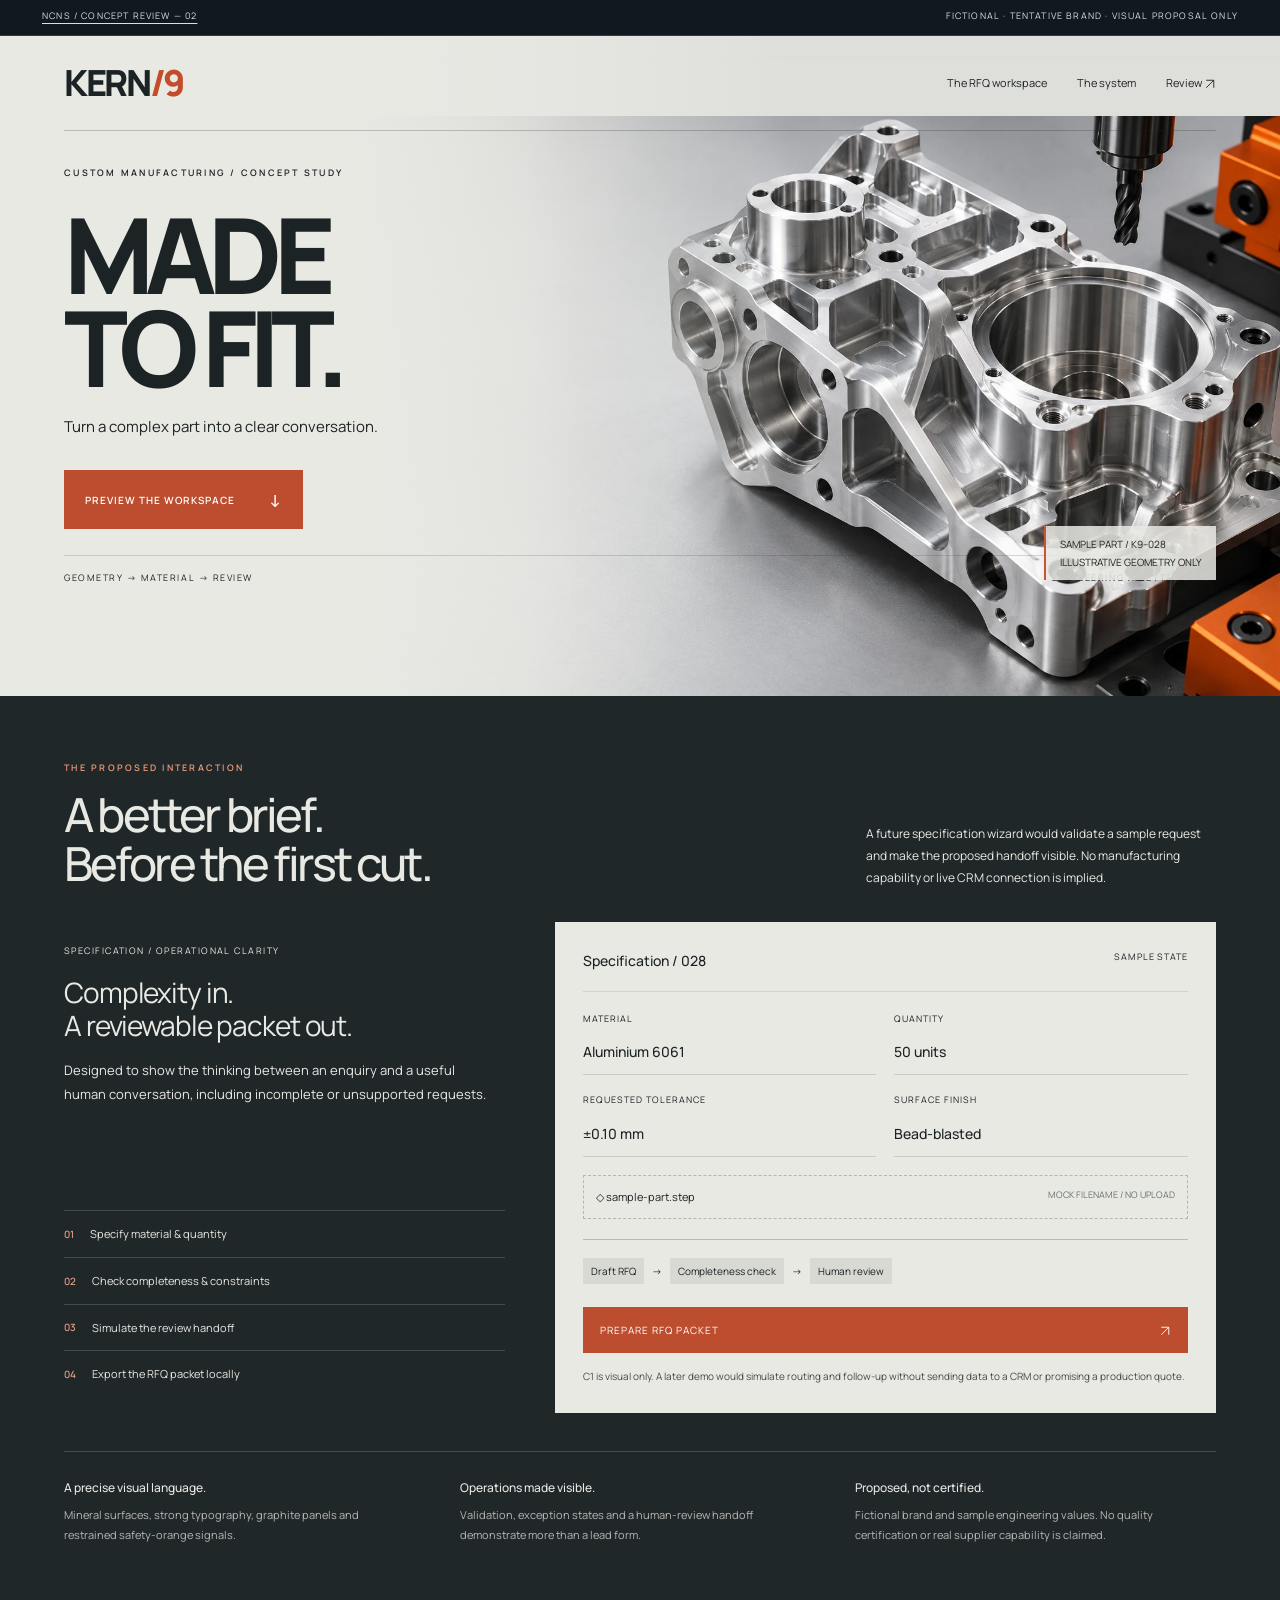
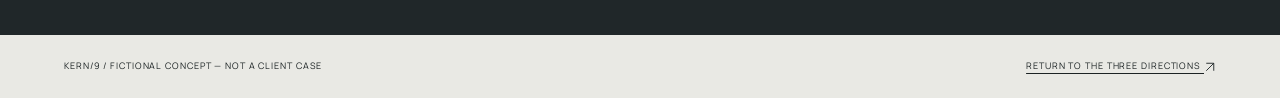
<file: docs/portfolio/concepts/boards/kern9.html>
<!doctype html><html lang="en"><head><meta charset="utf-8"/><meta name="viewport" content="width=device-width,initial-scale=1"/><link rel="icon" href="data:,"/><meta name="robots" content="noindex,nofollow"/><title>Kern/9 — C1 visual proposal</title><link rel="stylesheet" href="boards.css"/></head><body class="industrial"><div class="review-bar"><a href="../index.html">NCNS / CONCEPT REVIEW — 02</a><span>FICTIONAL · TENTATIVE BRAND · VISUAL PROPOSAL ONLY</span></div><section class="hero"><img class="hero-photo" src="../assets/industrial.webp" width="1536" height="1024" alt="Original illustrative precision-milled component on a mineral-grey studio surface"/><header class="masthead wrap"><a class="brand" href="#direction">KERN<em>/9</em></a><nav aria-label="Concept navigation"><a href="#module">The RFQ workspace</a><a href="#direction">The system</a><a href="../index.html">Review <svg class="arrow" viewBox="0 0 16 16" fill="none" aria-hidden="true"><path d="M3 13 13 3M3 3h10v10"/></svg></a></nav></header><div class="hero-copy wrap"><span class="kicker">CUSTOM MANUFACTURING / CONCEPT STUDY</span><h1>MADE<br/>TO FIT.</h1><p>Turn a complex part into a clear conversation.</p><a class="link-button" href="#module">PREVIEW THE WORKSPACE <span>↓</span></a></div><div class="part-caption">SAMPLE PART / K9–028<br/>ILLUSTRATIVE GEOMETRY ONLY</div><div class="hero-foot wrap"><span>GEOMETRY → MATERIAL → REVIEW</span><span>ENGINEERING A BETTER BRIEF</span></div></section><section id="module" class="module"><div class="wrap"><div class="module-head"><div><span class="kicker">THE PROPOSED INTERACTION</span><h2>A better brief.<br/>Before the first cut.</h2></div><p>A future specification wizard would validate a sample request and make the proposed handoff visible. No manufacturing capability or live CRM connection is implied.</p></div><div class="module-grid"><div class="module-copy"><div><span class="sample-tag">SPECIFICATION / OPERATIONAL CLARITY</span><h3>Complexity in.<br/>A reviewable packet out.</h3><p>Designed to show the thinking between an enquiry and a useful human conversation, including incomplete or unsupported requests.</p></div><ol class="step-list"><li><b>01</b> Specify material &amp; quantity</li><li><b>02</b> Check completeness &amp; constraints</li><li><b>03</b> Simulate the review handoff</li><li><b>04</b> Export the RFQ packet locally</li></ol></div><div class="proposal-card"><div class="card-top"><strong>Specification / 028</strong><span>SAMPLE STATE</span></div><div class="fields"><div class="field"><span>Material</span><div class="sample-value">Aluminium 6061</div></div><div class="field"><span>Quantity</span><div class="sample-value">50 units</div></div><div class="field"><span>Requested tolerance</span><div class="sample-value">±0.10 mm</div></div><div class="field"><span>Surface finish</span><div class="sample-value">Bead-blasted</div></div><div class="file-state"><span>◇ sample-part.step</span><small>MOCK FILENAME / NO UPLOAD</small></div></div><div class="route"><span>Draft RFQ</span>→<span>Completeness check</span>→<span>Human review</span></div><button class="disabled-action" disabled>PREPARE RFQ PACKET <span><svg class="arrow" viewBox="0 0 16 16" fill="none" aria-hidden="true"><path d="M3 13 13 3M3 3h10v10"/></svg></span></button><p class="module-notice">C1 is visual only. A later demo would simulate routing and follow-up without sending data to a CRM or promising a production quote.</p></div></div><div id="direction" class="direction" style="margin-top:38px"><article><h3>A precise visual language.</h3><p>Mineral surfaces, strong typography, graphite panels and restrained safety-orange signals.</p></article><article><h3>Operations made visible.</h3><p>Validation, exception states and a human-review handoff demonstrate more than a lead form.</p></article><article><h3>Proposed, not certified.</h3><p>Fictional brand and sample engineering values. No quality certification or real supplier capability is claimed.</p></article></div></div></section><footer class="board-footer wrap"><span>KERN/9 / FICTIONAL CONCEPT — NOT A CLIENT CASE</span><a href="../index.html">RETURN TO THE THREE DIRECTIONS <svg class="arrow" viewBox="0 0 16 16" fill="none" aria-hidden="true"><path d="M3 13 13 3M3 3h10v10"/></svg></a></footer></body></html>
</file>
<file: styles.css>
@font-face{font-family:Michroma;src:url('./assets/fonts/Michroma-Regular.woff2') format('woff2');font-weight:400;font-display:swap}
@font-face{font-family:Manrope;src:url('./assets/fonts/Manrope-Variable.woff2') format('woff2');font-weight:200 800;font-display:swap}
:root{color-scheme:dark;--bg:#020509;--panel:#070c11;--white:#eaf2fc;--silver:#a5b3c2;--dim:#a4adb8;--line:#7893ab38;--blue:#9ac6e4;--max:1300px}
*{box-sizing:border-box}html{scroll-behavior:smooth}body{margin:0;background:var(--bg);color:var(--white);font:400 14px/1.6 Manrope,Arial,sans-serif;-webkit-font-smoothing:antialiased}a{color:inherit;text-decoration:none}button,select,textarea{font:inherit}button{cursor:pointer}a,button{-webkit-tap-highlight-color:transparent}a:focus-visible,button:focus-visible,textarea:focus-visible,select:focus-visible{outline:2px solid #c3e5ff;outline-offset:5px}section[id],main[id],#experience{scroll-margin-top:24px}.container{width:calc(100% - 140px);max-width:var(--max);margin-inline:auto}.section{padding-block:48px}.eyebrow{display:block;font-size:10px;font-weight:700;line-height:1.5;letter-spacing:.55em}.eyebrow.blue{color:#87b8d8}.arrow-icon{width:15px;height:15px;flex-shrink:0;stroke:currentColor;stroke-width:1.2;stroke-linecap:round;stroke-linejoin:round}.skip-link{position:fixed;top:12px;left:16px;z-index:150;background:var(--white);color:var(--bg);padding:12px 18px;transform:translateY(-160%)}.skip-link:focus{transform:none}.scroll-progress{position:fixed;inset:0 0 auto;height:1px;transform-origin:left;transform:scaleX(0);z-index:120;background:#bcdfff}
/* Scenic plate, original emblem, light and HTML typography remain independent layers. */
.site-nav{position:absolute;top:0;left:0;right:0;height:100px;z-index:30;display:flex;align-items:center;gap:60px;padding-inline:max(64px,calc((100vw - var(--max))/2));background:linear-gradient(#02050980,transparent)}.brand{display:block;flex:0 0 auto;width:80px;height:80px}.brand img{display:block;width:100%;height:100%;object-fit:contain;mix-blend-mode:screen}.nav-links{display:flex;align-items:center;gap:28px;flex:1}.nav-links>a{font-size:12px;white-space:nowrap;color:#dce2e9;position:relative}.nav-links>a:not(.nav-contact)::after{content:"";position:absolute;left:0;right:0;bottom:-6px;height:1px;background:#9ac6e4;transform:scaleX(0);transform-origin:left;transition:transform .25s}.nav-links>a:hover::after,.nav-links>a[aria-current]::after{transform:scaleX(1)}.nav-links .nav-contact{margin-left:auto;border:1px solid #8aadc655;border-radius:28px;padding:11px 20px;display:flex;gap:20px;align-items:center;font-size:10px;letter-spacing:.12em}.nav-contact:hover{background:#a9d8ff0c;border-color:#a9cbe1}.menu-toggle{display:none;width:48px;height:48px;border:1px solid var(--line);background:#071019b8}.menu-toggle span{display:block;width:20px;height:1px;background:#dfefff;margin:6px auto}
.hero{height:610px;position:relative;isolation:isolate;overflow:hidden;background:#03070b}.hero-scene{position:absolute;inset:0;z-index:-4;transform:translate3d(var(--scene-x,0px),var(--scene-y,0px),0) scale(1.025);will-change:transform}.hero-scene img{display:block;width:100%;height:100%;object-fit:cover;object-position:center bottom}.scene-shade{position:absolute;inset:0;z-index:-3;background:linear-gradient(90deg,#01030552,transparent 52%),linear-gradient(0deg,#02050966,transparent 22%,transparent 82%,#0205094d)}.hero-mist{position:absolute;left:28%;right:-5%;top:57%;bottom:9%;z-index:-1;pointer-events:none;background:radial-gradient(ellipse at 59% 65%,#d1e9ff1a,transparent 61%);filter:blur(14px);animation:mistDrift 22s ease-in-out infinite alternate}.water-glint{position:absolute;z-index:-1;left:46%;right:6%;top:77%;height:8%;opacity:.35;background:radial-gradient(ellipse,#cde7fb45,transparent 66%);filter:blur(8px);animation:waterGlint 8s ease-in-out infinite alternate;pointer-events:none}.hero-inner{height:100%;position:relative}.hero-copy{position:relative;z-index:5;padding-top:129px;max-width:550px}.hero-copy h1{font:400 clamp(42px,4.05vw,60px)/1.05 Michroma,'Trebuchet MS',sans-serif;letter-spacing:-.055em;margin:13px 0 18px}.hero-copy h1>span{display:block}.hero-copy h1 .silver{background:linear-gradient(180deg,#b7c7d6 5%,#718798 65%,#a4b3c4);background-clip:text;-webkit-background-clip:text;color:transparent}.hero-copy p{font-size:15px;line-height:1.65;color:#c0c5cc;max-width:450px;margin:0}.hero-actions{display:flex;gap:15px;margin-top:22px}.button{display:inline-flex;align-items:center;justify-content:space-between;gap:22px;min-height:43px;padding:12px 22px;border:1px solid #8eafc591;border-radius:3px;font-size:10px;font-weight:700;letter-spacing:.12em;transition:background .25s,box-shadow .25s,transform .25s}.button.primary{background:linear-gradient(150deg,#fff,#e6edf5 70%,#c5d4e2);border-color:#d8e8f8;color:#19232f;box-shadow:0 0 18px #bfdfff24,inset 0 0 0 2px #ffffff80}.button.outline{background:#02050975;color:#e2eaf1;box-shadow:inset 0 0 10px #9bc9ed0c}.button:hover{transform:translateY(-2px);box-shadow:0 0 18px #b6dbff30}.button.outline:hover{background:#1a2836}
.hero-orbit{position:absolute;width:550px;height:550px;top:29px;right:8.5%;isolation:isolate;transition:transform .4s ease-out;z-index:2}.emblem-wrap{position:absolute;inset:0;border-radius:50%;overflow:hidden;background:radial-gradient(circle,#02060ad9 0 60%,#04090d60 70%,transparent 72%)}.emblem-wrap img{display:block;width:100%;height:100%;object-fit:contain;mix-blend-mode:screen}.orbit-glow{position:absolute;inset:4%;border-radius:50%;box-shadow:0 0 22px #b6d8f33a,inset 0 0 20px #b4d7f333;animation:haloBreath 7s ease-in-out infinite}.orbit-ring{position:absolute;inset:3.5%;border-radius:50%;border:1px solid #9abacf30;z-index:2;pointer-events:none}.orbit-ring::after{content:"";position:absolute;inset:-3px;border-radius:50%;background:conic-gradient(from 15deg,transparent 0 71%,#dcefff18 77%,#e7f6ffb3 82%,transparent 87%);mask:radial-gradient(closest-side,transparent calc(100% - 2px),#000 calc(100% - 1px));animation:haloSweep 24s linear infinite}.hero-index{position:absolute;right:1.2%;top:171px;font-size:10px;letter-spacing:.12em;color:#a8b7c6}.hero-index>span{color:#8d9fac}.hero-index p{border-left:1px solid #7999b4;padding-left:12px;line-height:2.1}.hero-bottom{position:absolute;left:0;right:0;bottom:43px;display:flex;align-items:end;justify-content:space-between;z-index:6}.capability-list{display:flex;gap:24px}.capability-list>span{padding-right:25px;border-right:1px solid #bdd9ee50;font-size:23px;line-height:1.2;color:#e4eaf1}.capability-list>span:last-child{border:0}.capability-list small{display:block;margin-top:7px;font-size:8px;font-weight:600;letter-spacing:.17em;color:#bcc6d0}.hero-signature{font-size:8px;letter-spacing:.28em;line-height:1.8;color:#b8c6d5}
/* Horizontal service cards use a shared, local photographic atlas. */
.services{padding-top:25px;padding-bottom:28px}.section-heading{display:flex;align-items:end;justify-content:space-between;gap:38px;margin-bottom:24px}.section-heading h2{font-weight:400;font-size:27px;line-height:1.12;letter-spacing:-.045em;margin:12px 0 0}.section-heading h2 em{font-style:normal;color:#a7b3c0}.section-heading>p{max-width:355px;margin:0;color:#c1c8d0;font-size:12px;line-height:1.55}.section-heading>.button{flex-shrink:0;min-height:40px;padding:10px 20px;font-size:9px}.service-grid{display:grid;grid-template-columns:repeat(3,minmax(0,1fr));gap:16px;margin-inline:-28px}.service-card{position:relative;min-height:222px;overflow:hidden;isolation:isolate;border:1px solid #7995af3b;border-radius:5px;background:#04080c;transition:border-color .4s,box-shadow .4s}.service-image{position:absolute;top:0;bottom:0;right:-3%;width:78%;background-image:url('./assets/scenery/service-studio.webp');background-size:300% 100%;background-repeat:no-repeat;z-index:-3;transition:transform .7s ease}.service-web .service-image{background-position:0% center}.service-brand .service-image{background-position:50% center}.service-ai .service-image{background-position:100% center}.service-card::after{content:"";position:absolute;inset:0;background:linear-gradient(90deg,#020609 0%,#020609eb 32%,#0206093d 65%,transparent 100%);z-index:-2;pointer-events:none}.service-card::before{content:"";position:absolute;inset:0;background:radial-gradient(260px circle at var(--pointer-x,50%) var(--pointer-y,50%),#b6dfff15,transparent 75%);opacity:0;transition:opacity .4s;pointer-events:none;z-index:-1}.service-content{padding:20px 24px;display:flex;align-items:start;flex-direction:column;min-height:222px}.service-number{color:#a8d8f6;font-size:10px;letter-spacing:.12em}.service-content h3{font-size:23px;font-weight:400;line-height:1.13;letter-spacing:-.045em;margin:10px 0}.service-content p{font-size:11px;line-height:1.45;color:#bec8d0;max-width:190px;margin:0 0 18px;text-wrap:pretty}.service-link{margin-top:auto;border-bottom:1px solid #9ac6e477;font-size:9px;font-weight:700;letter-spacing:.1em;color:#aad5f0;display:flex;gap:10px;align-items:center;padding-bottom:1px}.service-link .arrow-icon{width:12px;height:12px}.service-card:hover,.service-card:focus-visible{border-color:#a9d5ef91;box-shadow:0 12px 30px #0008}.service-card:hover::before,.service-card:focus-visible::before{opacity:1}.service-card:hover .service-image,.service-card:focus-visible .service-image{transform:scale(1.035) translateY(-2px)}
/* Retained honest sections: no fabricated portfolio, client proof or live backend. */
.work{border-top:1px solid var(--line);padding-top:30px}.work-placeholder{border:1px solid var(--line);min-height:170px;display:flex;align-items:center;justify-content:space-between;gap:30px;padding:24px 30px;background:linear-gradient(120deg,#090f16,#03070c)}.work-placeholder .eyebrow{font-size:8px;letter-spacing:.3em}.work-placeholder h3{font-size:28px;font-weight:400;letter-spacing:-.04em;margin:8px 0}.work-placeholder p{font-size:12px;color:var(--dim);max-width:700px;margin:0}.placeholder-orbit{width:100px;height:100px;border-radius:50%;border:1px solid #aacde15e;display:grid;place-items:center;flex-shrink:0;letter-spacing:.15em;font-size:14px;color:#b0c3d5}.process{border-block:1px solid var(--line);background:linear-gradient(#04080b,#070e15)}.process>.container{display:grid;grid-template-columns:1fr 2fr;gap:50px}.process .section-heading{display:block;margin:0}.process .section-heading h2{font-size:36px}.process .section-heading>p{margin-top:18px}.process-grid{display:grid;grid-template-columns:repeat(4,minmax(0,1fr));gap:28px}.process-item{position:relative;border-top:1px solid #a9c8dc60;padding-top:18px}.process-item::before{content:"";width:12px;height:12px;border:1px solid #add8f6;border-radius:50%;position:absolute;top:-7px;left:0;background:#03070c;box-shadow:0 0 9px #a9d8fb30}.process-item b{font-size:12px;font-weight:500;color:#c9d7e3}.process-item h3{font-size:16px;font-weight:500;margin:4px 0}.process-item p{font-size:11px;color:#a8b5c2;line-height:1.6;margin:0}.experience{border-bottom:1px solid var(--line);background:#03070c}.experience-layout{display:grid;grid-template-columns:.85fr 1.15fr;gap:70px;align-items:center}.experience h2,.contact h2{font-weight:400;font-size:40px;letter-spacing:-.05em;line-height:1.12;margin:18px 0}.experience h2 em,.contact h2 em{font-style:normal;color:#a3b4c4}.experience-copy p{font-size:13px;color:var(--dim);max-width:450px}.experience-copy .muted{color:#8d9ba8}.workflow{padding:22px;border:1px solid var(--line);background:#081019}.workflow-title,.workflow-bottom{display:flex;justify-content:space-between;align-items:center;gap:12px;font-size:8px;letter-spacing:.15em;color:#b2c3d3}.live-indicator{color:#cce4fd}.workflow-track{display:grid;grid-template-columns:repeat(4,1fr);gap:7px;margin-top:24px}.workflow-track button{border:1px solid var(--line);background:#080e16;color:#a5b7c8;padding:12px 5px;font-size:10px}.workflow-track button span{display:block;font-size:9px;margin-bottom:5px;color:#e0ecf5}.workflow-track button.active{color:#fff;background:#1b2b3b;border-color:#a9d1f887}.workflow-view{text-align:center;padding:26px 15px;min-height:260px;display:flex;align-items:center;justify-content:center;flex-direction:column}.workflow-count{font-size:10px;color:#aac7e7;letter-spacing:.2em}.workflow-glyph{font-size:50px;color:#c1dfff;margin:5px 0}.workflow-view h3{font-size:20px;font-weight:500;letter-spacing:-.04em;margin:7px 0}.workflow-view p{font-size:12px;color:#aab7c8;max-width:370px}.workflow-bottom{border-top:1px solid var(--line);padding-top:16px}.workflow-bottom button{border:0;background:none;color:#e4f4ff;font-size:10px}.contact-layout{display:grid;grid-template-columns:1fr 1fr;gap:90px;margin-top:18px}.contact p{color:var(--dim);font-size:13px;max-width:440px}.contact small{color:#a5b4c2;font-size:11px}.brief{display:flex;flex-direction:column;gap:12px;background:#081019;border:1px solid var(--line);padding:28px}.brief label{font-size:10px;font-weight:600;letter-spacing:.05em;color:#c0d6ed}.brief select,.brief textarea{border:1px solid #8ca7bd68;color:#fff;background:#03070c;padding:14px;resize:vertical;min-width:0}.brief .button{margin-top:9px;cursor:pointer}.form-status{font-size:12px;color:#c8e8fc;line-height:1.7}.footer{display:flex;align-items:center;justify-content:space-between;gap:25px;border-top:1px solid var(--line);padding-block:20px}.footer .brand{width:64px;height:64px}.footer>div{display:flex;flex-direction:column;gap:4px}.footer>div,.footer>span{font-size:9px;color:#9bb0c4;letter-spacing:.13em}.reveal{opacity:1;transform:none}.js .reveal{opacity:0;transform:translateY(16px);transition:opacity .8s ease,transform .8s ease}.js .reveal.visible{opacity:1;transform:none}
@keyframes haloBreath{50%{box-shadow:0 0 31px #bbdfff55,inset 0 0 23px #b4d7f34d}}
@keyframes haloSweep{to{transform:rotate(360deg)}}
@keyframes mistDrift{to{transform:translate3d(3%,-2%,0);opacity:.55}}
@keyframes waterGlint{to{transform:translateX(3%) scaleX(.9);opacity:.15}}
@keyframes titleEnter{from{opacity:0;transform:translateY(10px)}to{opacity:1;transform:none}}
.hero-copy h1>span{animation:titleEnter 1s both}.hero-copy h1>span:nth-child(2){animation-delay:.12s}.hero-copy h1>span:nth-child(3){animation-delay:.24s}
@media(min-width:1600px){.hero{height:680px}.hero-copy{padding-top:151px}.hero-orbit{width:610px;height:610px;right:4%;top:28px}}
@media(max-width:1200px) and (min-width:801px){.container{width:calc(100% - 80px)}.site-nav{padding-inline:40px;gap:30px}.nav-links{gap:18px}.hero{height:550px}.hero-copy{padding-top:132px;max-width:50%}.hero-copy h1{font-size:4.1vw}.hero-copy p{font-size:13px}.hero-orbit{width:46vw;height:46vw;right:5%;top:65px}.hero-index{right:-1%;font-size:8px}.hero-bottom{bottom:32px}.section-heading{gap:22px}.section-heading h2{font-size:24px}.section-heading>p{max-width:280px;font-size:11px}.service-grid{margin-inline:0;gap:12px}.service-content{padding:18px}.service-content h3{font-size:21px}.service-content p{max-width:160px}.service-image{width:85%;right:-12%}.process>.container{gap:25px}.process-grid{gap:15px}}
@media(max-width:800px){.container{width:calc(100% - 48px)}.site-nav{height:86px;padding-inline:24px;justify-content:space-between}.brand{width:66px;height:66px}.menu-toggle{display:block}.nav-links{display:none;position:absolute;top:85px;left:0;right:0;background:#03090ff7;border-bottom:1px solid var(--line);padding:20px 24px;flex-direction:column;align-items:stretch;gap:0;backdrop-filter:blur(15px)}.nav-links.open{display:flex}.nav-links>a{padding:11px 0;font-size:14px}.nav-links>a::after{display:none}.nav-links .nav-contact{margin:12px 0 0;align-self:start;padding:12px 18px;font-size:10px}.hero{height:940px}.hero-scene{inset:220px -250px -10px;transform:none}.hero-scene img{object-position:67% bottom}.scene-shade{background:linear-gradient(#020509 0%,#020509ee 25%,#02050914 62%,#02050960)}.hero-copy{padding-top:122px;max-width:100%}.hero-copy h1{font-size:clamp(34px,7.4vw,57px);line-height:1.09;letter-spacing:-.06em;margin-top:18px}.hero-copy p{font-size:14px;max-width:480px}.hero-copy .eyebrow{font-size:9px}.hero-orbit{width:480px;height:480px;right:calc(50% - 240px);top:425px;transition:none}.hero-index{display:none}.hero-bottom{bottom:27px}.hero-signature{font-size:7px}.capability-list{gap:18px}.capability-list>span{font-size:20px;padding-right:20px}.capability-list small{font-size:7px}.hero-mist{top:63%;left:0;bottom:5%;filter:none;animation:none}.water-glint{top:87%;filter:none;animation:none}.orbit-ring::after{animation-duration:36s}.orbit-glow{animation:none}.section-heading{flex-wrap:wrap;gap:20px;align-items:start}.section-heading>p{max-width:390px}.section-heading h2{font-size:26px}.section-heading>.button{align-self:end;margin-left:auto}.service-grid{margin:0;grid-template-columns:1fr;gap:14px}.service-card,.service-content{min-height:230px}.service-content{padding:23px 26px}.service-content h3{font-size:25px}.service-content p{font-size:12px;max-width:260px}.service-image{width:60%;right:0;background-size:300% 100%}.service-card::after{background:linear-gradient(90deg,#020609,#020609eb 30%,#02060918 70%,transparent)}.services{padding-top:30px}.section{padding-block:36px}.process>.container{display:block}.process .section-heading{margin-bottom:38px}.process .section-heading>p{max-width:450px}.process-grid{gap:20px}.experience-layout{grid-template-columns:1fr;gap:28px}.contact-layout{grid-template-columns:1fr;gap:24px}.contact h2,.experience h2{font-size:36px}.hero-copy h1>span{animation:none}.hero-scene{will-change:auto}}
@media(max-width:520px){.container{width:calc(100% - 36px)}.site-nav{height:80px;padding-inline:18px}.brand{width:62px;height:62px}.nav-links{top:79px;padding-inline:18px}.hero{height:815px}.hero-copy{padding-top:111px}.hero-copy .eyebrow{font-size:8px;letter-spacing:.42em}.hero-copy h1{font-size:clamp(27px,7.65vw,40px);line-height:1.16;letter-spacing:-.065em;margin:17px 0 19px}.hero-copy p{font-size:12px;line-height:1.7;max-width:340px}.desktop-break{display:none}.hero-actions{gap:10px;margin-top:22px}.button{padding:12px 14px;font-size:8px;min-height:42px;gap:16px}.hero-orbit{width:340px;height:340px;right:calc(50% - 170px);top:397px}.hero-scene{inset:330px -300px -5px}.scene-shade{background:linear-gradient(#020509 0%,#020509 34%,#02050924 61%,#02050940)}.hero-bottom{bottom:30px;align-items:center}.capability-list{gap:12px}.capability-list>span{font-size:14px;padding-right:12px}.capability-list small{font-size:6px;letter-spacing:.1em;margin-top:5px}.hero-signature{display:none}.hero-mist{top:73%}.water-glint{top:90%}.section-heading h2{font-size:23px}.section-heading>p{font-size:11px}.section-heading>.button{margin-left:0}.service-content{padding:21px 18px}.service-content h3{font-size:23px}.service-content p{max-width:185px;font-size:11px}.service-image{width:80%;right:-10%}.service-card::after{background:linear-gradient(90deg,#020609 0%,#020609e8 33%,#02060930 70%,transparent)}.service-link{font-size:8px}.service-card,.service-content{min-height:228px}.work-placeholder{padding:20px;gap:18px}.work-placeholder h3{font-size:25px}.work-placeholder p{font-size:11px}.placeholder-orbit{display:none}.process-grid{grid-template-columns:1fr 1fr;gap:35px 24px}.process .section-heading h2{font-size:32px}.experience .eyebrow,.contact .eyebrow{font-size:8px;letter-spacing:.35em}.workflow{padding:16px}.workflow-track button{font-size:9px}.workflow-title,.workflow-bottom{font-size:7px;letter-spacing:.08em}.workflow-view{padding-inline:0}.workflow-view h3{font-size:18px}.brief{padding:20px}.footer{flex-wrap:wrap;gap:16px}.footer>div,.footer>span{font-size:8px}}
@media(prefers-reduced-motion:reduce){html{scroll-behavior:auto}*,*::before,*::after{animation:none!important;transition:none!important}.js .reveal{opacity:1;transform:none}.hero-scene,.hero-orbit,.service-image,.button:hover{transform:none!important}.hero-scene{will-change:auto}}
/* Visual revision: lower the lake horizon, retain the peak, protect copy contrast. */
.brand{border-radius:50%;overflow:hidden}
@media(min-width:801px){.hero-scene{inset:-40px -3% -80px}.scene-shade{background:linear-gradient(90deg,#010305b3 0%,#01030566 34%,transparent 52%),linear-gradient(0deg,#02050988,transparent 24%,transparent 82%,#0205094d)}}
.hero-orbit{isolation:auto}.emblem-wrap{background:radial-gradient(circle,#02060acc 0 48%,#02060a80 61%,transparent 66%)}

@media(min-width:1201px) and (max-width:1599px){.hero-orbit{top:12px}}
@media(min-width:521px) and (max-width:800px){.hero{height:1000px}.hero-orbit{top:475px;width:440px;height:440px;right:calc(50% - 220px)}.hero-scene{top:280px}}
/* Refined against the exact owner-supplied reference, rather than the description. */
@media(min-width:801px){
  .hero-copy p{font-size:17px;line-height:1.5}
  .hero-actions .button{font-size:11px;padding:13px 24px;gap:26px}
  .service-number{font-size:12px}
  .service-content h3{font-size:25px}
  .service-content p{font-size:12px;max-width:208px}
  .service-link{font-size:10px}
  .services .section-heading>p{font-size:13px;max-width:365px}
  .hero-foreground{position:absolute;inset:auto -1% -2%;width:102%;height:350px;object-fit:fill;z-index:3;pointer-events:none}
}
.orbit-ring{border-color:#c4e6ff88;box-shadow:0 0 8px #daefff4d,inset 0 0 7px #c9e9ff3d}
.orbit-ring::before{content:"";position:absolute;inset:-3px;border-radius:50%;background:conic-gradient(from 205deg,transparent 0 10%,#e4f4ffb3 23%,#fff 35%,#b7dbff70 44%,transparent 57%);mask:radial-gradient(closest-side,transparent calc(100% - 3px),#000 calc(100% - 1px));pointer-events:none}
@media(max-width:800px){.hero-foreground{display:none}}
@media(min-width:1201px) and (max-width:1599px){.hero{height:604px}.hero-copy h1{margin-top:7px;margin-bottom:14px}.hero-copy h1>span:not(:first-child){letter-spacing:-.09em}.capability-list{transform:translateY(-10px)}}

.hero-foreground img{display:block;width:100%;height:100%;object-fit:fill}.hero-bottom::before{content:"";position:absolute;inset:-12px -24px -15px;z-index:-1;pointer-events:none;background:linear-gradient(transparent,#020509a6);border-radius:8px}

/* Owner review: integrate the unchanged artwork; no second full CSS rim. */
.hero-orbit{mix-blend-mode:screen;mask-image:linear-gradient(#000 0 77%,#000e6 85%,#00066 94%,transparent 100%)}
.emblem-wrap{background:none;mask-image:radial-gradient(circle closest-side,#000 0 94%,#000e6 97%,transparent 100%)}
.emblem-wrap::after{content:"";position:absolute;inset:0;border-radius:50%;background:conic-gradient(from 200deg,#0009,transparent 26%,#0002 47%,#000a 68%,#0005 88%,#0009);mask-image:radial-gradient(circle closest-side,transparent 0 85%,#000 89% 97%,transparent 100%);pointer-events:none}
.orbit-ring{inset:4.1%;border:0;box-shadow:none}
.orbit-ring::before{display:none}
.orbit-ring::after{inset:-1px;background:conic-gradient(from 285deg,transparent 0 86%,#deefff12 90%,#d9efff70 93%,transparent 97%);mask:radial-gradient(closest-side,transparent calc(100% - 1.4px),#000 calc(100% - .6px));opacity:.65}
.orbit-glow{inset:4.5%;box-shadow:none;background:conic-gradient(from 195deg,transparent 0 15%,#bddfff20 28%,#e3f2ff29 33%,transparent 46% 100%);mask-image:radial-gradient(circle closest-side,transparent 0 88%,#000 94%,transparent 100%);filter:blur(3px);animation:integrationBreath 9s ease-in-out infinite}
.emblem-contact-haze{position:absolute;inset:70% -4% 0;background:radial-gradient(ellipse at 55% 60%,#a7c8df20,transparent 65%);filter:blur(10px);pointer-events:none;z-index:4}
.hero-reflection{position:absolute;top:497px;right:8%;width:38%;height:76px;overflow:hidden;pointer-events:none;opacity:.16;z-index:1;mask-image:radial-gradient(ellipse,#000 0,transparent 70%);transform:skewX(-17deg)}
.hero-reflection i{display:block;position:absolute;left:8%;right:6%;height:2px;top:23%;background:linear-gradient(90deg,transparent,#bbdcf840 27%,#d7ebf5b3 55%,transparent 80%);filter:blur(2px);animation:lakeSpecular 8s ease-in-out infinite alternate}
.hero-reflection i:nth-child(2){left:18%;right:0;top:48%;height:1px;opacity:.5;animation-delay:-3s}
.hero-reflection i:nth-child(3){left:0;right:23%;top:72%;opacity:.3;animation-delay:-5s}
@keyframes integrationBreath{50%{opacity:.45}}
@keyframes lakeSpecular{to{transform:translateX(6%) scaleX(.83);opacity:.35}}
@media(min-width:1600px){.hero-reflection{top:568px}}
@media(max-width:1200px) and (min-width:801px){.hero-reflection{top:460px}}
@media(max-width:800px){.hero-reflection{display:none}.orbit-glow{animation:none;filter:none}.emblem-contact-haze{filter:none;opacity:.5}.hero-orbit{mask-image:linear-gradient(#000 0 80%,#000e6 89%,#00066 96%,transparent 100%)}}
/* Mobile scenery crosses the lettering: shade the backdrop softly, not the artwork. */
@media(max-width:800px){.hero-inner::before{content:"";position:absolute;top:425px;left:50%;width:480px;height:480px;transform:translateX(-50%);border-radius:50%;background:radial-gradient(ellipse closest-side,#020509f0 0 39%,#020509c7 56%,#02050955 74%,transparent 97%);pointer-events:none;z-index:1}}
@media(min-width:521px) and (max-width:800px){.hero-inner::before{top:475px;width:440px;height:440px}}
@media(max-width:520px){.hero-inner::before{top:397px;width:340px;height:340px}}
</file>
<file: milestone-b.css>
/* Milestone B extends the approved opening frame; baseline styles.css is retained. */
[hidden]{display:none!important}.enhanced-only{display:none}.js .enhanced-only{display:flex}
.capabilities,.about-section{padding-block:75px}.capabilities .section-heading h2,.lab-section h2,.about-heading h2{font-size:clamp(30px,3.1vw,46px);line-height:1.13;letter-spacing:-.055em;font-weight:400}.capabilities .section-heading{margin-bottom:35px}.capability-grid{display:grid;grid-template-columns:repeat(3,minmax(0,1fr));gap:18px;align-items:stretch}.capability-panel{border-top:1px solid #9dc5df66;border-bottom:1px solid var(--line);background:linear-gradient(145deg,#0a121c,#03070c);padding:23px}.capability-panel summary{list-style:none;cursor:pointer;display:grid;grid-template-columns:1fr auto;gap:12px;align-items:center}.capability-panel summary::-webkit-details-marker{display:none}.capability-panel summary .service-number{grid-column:1/-1}.capability-panel h3{font-size:21px;line-height:1.25;font-weight:400;letter-spacing:-.04em;margin:0}.capability-panel summary>span:last-child{font-size:22px;color:#b8d6ed;transition:transform .3s}.capability-panel[open] summary>span:last-child{transform:rotate(45deg)}.capability-panel p,.capability-panel li{color:#b6c2ce;font-size:12px;line-height:1.8}.capability-panel ul{padding-left:17px;margin:20px 0 25px}.capability-panel li+li{margin-top:8px}.capability-panel .fine-print{font-size:10px}.text-link{display:inline-flex;align-items:center;gap:18px;font-size:9px;font-weight:700;letter-spacing:.14em;color:#b5d9ef;padding:8px 0;border-bottom:1px solid #96b8cf66}.text-link>span{transition:transform .3s}.text-link:hover>span,.text-link:focus-visible>span{transform:translateX(4px)}summary:focus-visible{outline:2px solid #c3e5ff;outline-offset:8px}
.lab-section{padding-block:65px;border-block:1px solid var(--line);background:radial-gradient(ellipse at 18% 50%,#17324b36,transparent 65%),#050b12}.lab-section .section-heading{margin-bottom:35px}.lab-section .section-heading>p{max-width:390px;font-size:13px}.lab-layout{display:grid;grid-template-columns:.78fr 1.22fr;border:1px solid #8eaac94d;background:#050b12a8;box-shadow:0 30px 100px #0005}.lab-intro{padding:38px;border-right:1px solid var(--line);background:linear-gradient(150deg,#15273b55,#020509)}.lab-badge{display:inline-block;padding:6px 10px;border:1px solid var(--line);color:#aacde7;font-size:8px;letter-spacing:.2em}.lab-intro h3{font-size:29px;line-height:1.2;font-weight:400;letter-spacing:-.05em;margin:27px 0 18px}.lab-intro p{font-size:12px;line-height:1.8;color:#b0becc;max-width:310px}.fine-print{font-size:11px;line-height:1.7;color:#a7b9ca}.lab-progress{list-style:none;padding:0;margin:30px 0 25px}.lab-progress li{display:flex;gap:17px;align-items:center;padding:13px 0;border-bottom:1px solid var(--line);color:#8298aa;font-size:10px}.lab-progress li span{font-size:13px;letter-spacing:.02em}.lab-progress li[aria-current]{color:#e2f1ff;border-bottom-color:#bddfff;box-shadow:0 12px 20px -20px #bcdfff}.lab-form{padding:32px;min-width:0;min-height:535px;display:flex;flex-direction:column}.lab-form fieldset{border:0;margin:18px 0 0;padding:0;min-width:0}.lab-form legend{font-size:25px;font-weight:400;letter-spacing:-.04em;margin-bottom:23px}.lab-form label{display:block;font-size:11px;font-weight:600;color:#cad9e7;letter-spacing:.025em;margin-bottom:9px}.lab-form input,.lab-form select,.lab-form textarea{font:inherit;accent-color:#a9cbe4}.lab-form select,.lab-form textarea{display:block;width:100%;min-width:0;border:1px solid #8ca7bd68;background:#02070c;color:#eaf2fc;padding:13px;margin-bottom:19px;resize:vertical;border-radius:0;font-size:13px}.lab-form fieldset>p{font-size:12px;line-height:1.8;color:#a7b9ca;max-width:410px}.scope-options{display:grid;grid-template-columns:1fr 1fr;gap:8px 16px;margin:22px 0}.scope-options>span{grid-column:1/-1;font-size:10px;color:#99b0c4;letter-spacing:.1em}.scope-options label{font-size:11px;font-weight:400;display:flex;gap:8px;align-items:center;margin:0}.scope-options input{width:16px;height:16px;flex-shrink:0}.lab-controls{gap:14px;margin-top:auto;padding-top:24px;justify-content:space-between}.lab-controls .button{font-size:9px}.lab-result-actions{display:flex;gap:12px;flex-wrap:wrap}.lab-result-actions .button{font-size:9px;gap:12px;padding:12px 15px}.lab-form #labResult{font-size:12px;line-height:1.7;background:#07101a}.lab-form button:disabled,.brief button:disabled{opacity:.45;cursor:default}.lab-form fieldset:focus-within{border-color:#c2def1}.work{padding-block:55px}.work-placeholder{min-height:185px}.work-placeholder .text-link{flex-shrink:0}.work-placeholder h3{font-size:28px}.process{padding-block:65px}.process>.container{grid-template-columns:.7fr 1.3fr;gap:60px}.process-explorer{min-width:0}.process-controls{display:flex;border-bottom:1px solid #b3ccde50;gap:0}.process-controls button{flex:1;min-width:0;border:0;border-bottom:1px solid transparent;background:none;color:#8fa6b9;padding:12px 10px 20px;text-align:left;font-size:10px;position:relative}.process-controls button span{display:block;font-size:14px;color:#bccbd8;margin-top:7px}.process-controls button[aria-selected=true]{border-color:#d2eaff;color:#e5f3ff;background:linear-gradient(transparent,#aacdef0e)}.process-controls button[aria-selected=true]::after{content:"";position:absolute;bottom:-4px;width:6px;height:6px;border-radius:50%;background:#d2eaff;box-shadow:0 0 14px #a9d4ff70}.process-panel{padding:30px 20px;min-height:240px}.process-panel h3{font-size:27px;line-height:1.2;letter-spacing:-.04em;font-weight:400;margin:14px 0}.process-panel p{font-size:13px;line-height:1.8;color:#a9bac9;max-width:540px}.process-panel .phase-deliverable{border-left:1px solid #b7d6ed70;padding-left:14px;color:#d0deeb;font-size:11px}.about-section{display:grid;grid-template-columns:.95fr 1.05fr;gap:90px;align-items:start}.about-heading h2{margin:22px 0}.about-heading h2 em{font-style:normal;color:#a6b6c5}.about-heading>p{color:#b4c2ce;font-size:14px;max-width:440px;line-height:1.8}.about-principles article{padding:25px 0;border-top:1px solid #96b8d14d}.about-principles article:first-child{padding-top:0;border-top:0}.about-principles h3{font-size:21px;font-weight:400;letter-spacing:-.04em;margin:10px 0}.about-principles p{font-size:12px;line-height:1.8;color:#a9bac9;max-width:440px}.contact{border-top:1px solid var(--line);padding-block:60px}.contact h2{font-size:clamp(32px,4vw,52px)}.contact .contact-note{font-size:12px;line-height:1.8;border-left:1px solid var(--line);padding-left:18px;margin:25px 0}.contact-layout{gap:75px}.brief #briefFallback{font-size:11px}.footer{flex-wrap:wrap}.footer-links{display:flex;gap:20px;flex-wrap:wrap}.footer-links a{font-size:10px;color:#adc2d4;padding:7px 0}.footer-links a:hover{color:white}
/* Choreography is limited, interruptible and independent of the approved artwork. */
.js .reveal{transition-delay:var(--reveal-delay,0ms)}.js .section-heading.reveal{transform:translateY(10px)}.js .section-heading.reveal.visible{transform:none}.js .capability-panel.reveal{transform:translateY(10px)}.js .capability-panel.reveal.visible{transform:none}.js .service-card:hover{transform:perspective(1000px) rotateX(var(--tilt-x,0deg)) rotateY(var(--tilt-y,0deg))}.service-card:focus-visible{box-shadow:0 0 0 1px #c3e5ff55,0 10px 30px #0008}.service-card:focus-visible .service-image{transform:scale(1.035) translateY(-2px)}.service-card:hover .service-link .arrow-icon,.service-card:focus-visible .service-link .arrow-icon{transform:translateX(3px)}.service-link .arrow-icon{transition:transform .35s}.hero-actions .button{animation:ctaEnter .8s .45s both}.hero-actions .button:nth-child(2){animation-delay:.58s}@keyframes ctaEnter{from{opacity:0;translate:0 6px}to{opacity:1;translate:0 0}}@media(min-width:801px){.hero-foreground{transform:translate3d(var(--foreground-x,0px),var(--foreground-y,0px),0)}}
.motion-paused *,.motion-paused *::before,.motion-paused *::after{animation-play-state:paused!important}
@media(max-width:1100px){.capability-grid{gap:12px}.capability-panel{padding:18px}.capability-panel h3{font-size:18px}.lab-intro{padding:26px}.lab-form{padding:26px}.lab-result-actions .button{font-size:8px}.about-section{gap:45px}.footer-links{gap:14px}.process>.container{gap:30px}.work-placeholder .text-link{flex-shrink:1}}
@media(max-width:800px){.capabilities,.about-section{padding-block:45px}.capability-grid{grid-template-columns:1fr}.capability-panel{padding:24px}.capability-panel h3{font-size:23px}.lab-section{padding-block:45px}.lab-layout{grid-template-columns:1fr}.lab-intro{border-right:0;border-bottom:1px solid var(--line);padding:25px}.lab-intro h3{font-size:26px}.lab-intro h3 br{display:none}.lab-intro p{max-width:none}.lab-progress{display:flex;gap:20px;margin:22px 0}.lab-progress li{flex:1;gap:8px}.lab-progress li span{font-size:11px}.lab-form{min-height:510px;padding:25px}.process>.container{display:block}.process-controls button{font-size:10px}.about-section{grid-template-columns:1fr;gap:28px}.about-heading>p{max-width:none}.about-principles{display:grid;grid-template-columns:repeat(3,1fr);gap:22px}.about-principles article{padding:0;border:0}.about-principles h3{font-size:18px}.about-principles p{font-size:11px}.work-placeholder{flex-wrap:wrap}.work-placeholder h3{font-size:25px}.contact-layout{gap:30px}.hero-actions .button{animation:none}.js .service-card:hover{transform:none}}
@media(max-width:520px){.capability-panel h3{font-size:21px}.capability-panel{padding:20px}.lab-section .section-heading>p{font-size:12px}.lab-intro,.lab-form{padding:20px}.lab-intro h3{font-size:25px}.lab-progress{gap:12px}.lab-progress li{gap:6px;font-size:8px}.lab-progress li span{font-size:10px}.lab-form legend{font-size:23px}.lab-form{min-height:530px}.scope-options{grid-template-columns:1fr}.lab-result-actions{gap:10px}.lab-result-actions .button{width:100%;font-size:9px}.lab-controls .button{font-size:8px}.process-panel{padding:25px 4px;min-height:270px}.process-panel h3{font-size:25px}.process-controls button{padding-inline:4px}.process-controls button span{font-size:11px}.about-principles{grid-template-columns:1fr;gap:0}.about-principles article{padding:20px 0;border-top:1px solid var(--line)}.about-principles h3{font-size:21px}.about-principles p{font-size:12px}.contact{padding-block:45px}.work .section-heading>p{font-size:12px}.footer-links{flex-basis:100%;order:2;gap:12px 20px}.footer>span{order:3}.work-placeholder h3{font-size:24px}.work-placeholder .eyebrow{line-height:1.8}}
@media(prefers-reduced-motion:reduce){.hero-actions .button{animation:none!important}.js .service-card:hover,.hero-foreground{transform:none!important}.js .section-heading.reveal,.js .capability-panel.reveal{opacity:1;transform:none}.text-link>span,.service-link .arrow-icon{transform:none!important}}
@media(max-width:800px){html:not(.js) .site-nav{position:relative;height:auto;flex-wrap:wrap;background:#020509}html:not(.js) .menu-toggle{display:none}html:not(.js) .nav-links{display:flex;position:static;flex-direction:row;flex-wrap:wrap;gap:10px 20px;padding:15px 0;background:none}html:not(.js) .nav-links>a{font-size:12px;padding:4px 0}html:not(.js) .nav-links .nav-contact{margin:0;padding:8px 12px}html:not(.js) .lab-controls{display:none}}

/* Keep the keyboard skip link out of tall element captures until it has focus. */
.skip-link{clip-path:inset(50%)}.skip-link:focus{clip-path:none}

/* Issue 13 conversion additions; approved hero styles remain unchanged. */
.solution-grid{display:grid;grid-template-columns:1fr 1fr;gap:20px}.solution-grid .work-placeholder{display:block;height:auto}.solution-grid h3{margin-top:20px}.solution-grid p{max-width:none}.brief input{display:block;width:100%;background:#080f18;color:#eaf2fc;border:1px solid #526679;padding:14px;font:inherit;margin:10px 0 20px}.brief input:focus-visible{outline:2px solid #b5d9ef;outline-offset:3px}.brief .fine-print a{color:#b5d9ef}.solutions-page{padding-top:60px;padding-bottom:90px}.solutions-page h1{font-family:inherit;font-size:clamp(36px,5vw,70px);line-height:1.1;letter-spacing:-.05em}.solutions-page p{line-height:1.8;color:#b6c2ce}.solutions-page .work-placeholder{margin-block:25px}.solutions-page .button{margin:12px 10px 12px 0}.legal{max-width:820px;padding-block:70px}.legal h1{font-size:40px}.legal p{line-height:1.8;color:#b6c2ce}@media(max-width:800px){.solution-grid{grid-template-columns:minmax(0,1fr)}}

.contact-channels{border-block:1px solid #526679;margin:20px 0;padding:10px 0}.contact-channels p{font-size:12px;line-height:1.8}.contact-channels a{display:inline-block;padding:12px;color:#b5d9ef}.contact-channels strong{display:block}.contact-channels span{overflow-wrap:anywhere}

.solution-preview{display:block;width:100%;height:auto;border:1px solid #526679;margin-block:24px}


/* Contacts: icon-only links, intentionally understated and easy to tap. */
.contact-channels{display:flex;align-items:center;gap:16px;flex-wrap:wrap;margin:20px 0;padding:20px 0;border-block:1px solid rgba(142,169,194,.35)}
.contact-channels .channel-icon-link{box-sizing:border-box;display:inline-flex;align-items:center;justify-content:center;flex:0 0 54px;width:54px;height:54px;padding:0;color:#e9f3fb;border:1px solid rgba(171,202,226,.43);background:rgba(28,44,56,.3);border-radius:50%;text-decoration:none;transition:transform .25s ease,background .25s ease,border-color .25s ease,box-shadow .25s ease}
.contact-channels .channel-icon-link:hover{transform:translateY(-2px);background:rgba(62,84,101,.37);border-color:#d2e5f2;box-shadow:0 0 20px rgba(122,173,212,.16)}
.contact-channels .channel-icon-link:focus-visible{outline:2px solid #e0efff;outline-offset:4px}
.contact-channels .channel-icon-svg{width:26px;height:26px;display:block}
.contact-channels .channel-icon-link>span[hidden]{display:none!important}
@media(max-width:520px){.contact-channels{gap:13px}.contact-channels .channel-icon-link{width:52px;height:52px;flex-basis:52px}}
@media(prefers-reduced-motion:reduce){.contact-channels .channel-icon-link{transition:none!important}.contact-channels .channel-icon-link:hover{transform:none}}


/* Real inquiry workflow: clear, compact fields without changing the approved hero. */
.brief .brief-form-intro{font-size:12px;line-height:1.75;color:#a9bfd2;margin:0 0 20px;max-width:470px}
.brief-contact-fields{display:grid;grid-template-columns:repeat(2,minmax(0,1fr));gap:15px}
.brief-contact-fields>div{min-width:0}
.brief .brief-contact-fields input{width:100%;min-width:0;margin-bottom:18px}
.brief .brief-consent{display:flex;align-items:flex-start;gap:12px;margin:15px 0 13px;font-size:11px;line-height:1.65;color:#b5c7d7;font-weight:400;letter-spacing:0}
.brief .brief-consent input{width:18px;height:18px;flex:0 0 18px;margin:1px 0 0;accent-color:#b5d9ef;cursor:pointer}
.brief .brief-consent span{display:block}
.brief .brief-consent a{color:#d0e9fa;text-underline-offset:3px}
.brief .submit-request{width:100%;justify-content:space-between;min-height:51px;margin-top:16px}
.brief .submit-request:disabled{cursor:not-allowed;opacity:.6}
.brief .form-send-status{min-height:24px;margin:12px 0 18px}
.brief .form-send-status[data-state="success"]{color:#b8dfcc}
.brief .form-send-status[data-state="error"]{color:#f1c3b8}
.brief .field-trap{position:absolute!important;width:1px;height:1px;overflow:hidden;clip-path:inset(50%);white-space:nowrap}
@media(max-width:520px){.brief-contact-fields{grid-template-columns:1fr;gap:0}.brief .submit-request{min-height:53px}}


/* Footer: understated standalone contact icons, matching Contact without oversized cards. */
.footer .footer-social{display:flex;flex-direction:row;align-items:center;justify-content:center;gap:10px;flex-wrap:nowrap}
.footer .footer-social-link{box-sizing:border-box;display:inline-flex;align-items:center;justify-content:center;flex:0 0 43px;width:43px;height:43px;min-width:43px;min-height:43px;padding:0;color:#dbe9f3;border:1px solid rgba(160,193,220,.34);border-radius:50%;background:rgba(42,66,83,.2);text-decoration:none;transition:color .24s ease,border-color .24s ease,background .24s ease,transform .24s ease}
.footer .footer-social-link:hover{color:#fff;border-color:rgba(207,230,246,.8);background:rgba(102,148,174,.18);transform:translateY(-2px)}
.footer .footer-social-link:focus-visible{outline:2px solid #d6e8f5;outline-offset:4px}
.footer .footer-social-svg{display:block;width:21px;height:21px}
@media(max-width:800px){.footer .footer-social{gap:11px}}
@media(prefers-reduced-motion:reduce){.footer .footer-social-link{transition:none!important}.footer .footer-social-link:hover{transform:none}}

@media(max-width:520px){.footer .footer-social{order:3}.footer>span{order:4}}
</file>
<file: agency.css>
/* Agency completion: scoped below the approved cinematic opening. */
.pillar-nav{display:grid;grid-template-columns:repeat(5,minmax(0,1fr));border:1px solid #7392ab55;margin:35px 0 50px;background:#07101a}.pillar-nav a{padding:20px 16px;border-right:1px solid #7392ab44;font-size:12px;line-height:1.5;display:flex;gap:12px;align-items:flex-start}.pillar-nav a:last-child{border:0}.pillar-nav span{font-size:9px;color:#93bad7}.pillar-nav a:hover,.pillar-nav a:focus-visible{background:#132334;color:#fff}.service-pillar{display:grid;grid-template-columns:.8fr 1.5fr;gap:60px;padding:36px 0;border-top:1px solid #7293ac50;scroll-margin-top:30px}.service-pillar header .eyebrow{letter-spacing:.2em;font-size:9px}.service-pillar h3{font-size:clamp(24px,2.5vw,34px);font-weight:400;line-height:1.2;letter-spacing:-.04em;margin:20px 0 15px}.service-pillar header p{color:#aabac9;font-size:13px;line-height:1.8;max-width:300px}.service-families{display:grid;grid-template-columns:1fr 1fr;gap:12px;align-items:start;min-width:0}.family{border:1px solid #607e9655;background:linear-gradient(145deg,#0d1723,#050a10);min-width:0;scroll-margin-top:30px}.family summary{padding:22px 18px;display:grid;grid-template-columns:20px 1fr 14px;gap:10px;align-items:start;list-style:none;cursor:pointer;min-height:100px}.family summary::-webkit-details-marker{display:none}.family h4{font-size:15px;line-height:1.5;letter-spacing:-.02em;font-weight:500;margin:0}.family-number{font-size:9px;color:#94bbd7;line-height:2.4}.family-toggle{font-size:20px;font-weight:300;color:#a7cce7;line-height:1}.family[open]{border-color:#a5c9e580}.family[open] .family-toggle{transform:rotate(45deg)}.family>div{padding:0 22px 24px}.family p{font-size:12px;line-height:1.85;color:#b3c3d1;margin:0 0 16px}.family .family-delivery{border-top:1px solid #67839b55;padding-top:17px}.family strong{display:block;font-size:10px;text-transform:uppercase;letter-spacing:.1em;color:#d8e6f2;margin-bottom:10px}.family .text-link{letter-spacing:.08em;font-size:9px;min-height:44px}.catalog-note{padding:24px 0;border-top:1px solid #7293ac50;max-width:760px;font-size:12px;line-height:1.8;color:#aabac9}
.partnership-grid{display:grid;grid-template-columns:repeat(3,minmax(0,1fr));gap:18px}.partnership-card{padding:32px 26px;background:linear-gradient(150deg,#14253788,#050a10);border:1px solid #7091ac55;display:flex;flex-direction:column}.partnership-card:nth-child(2){background:linear-gradient(150deg,#1a293744,#050a10)}.partnership-card:nth-child(3){background:linear-gradient(150deg,#25324444,#050a10)}.partnership-card h3{font-size:44px;font-weight:400;letter-spacing:-.06em;margin:20px 0 10px;line-height:1.1}.partnership-card p,.partnership-card li{font-size:13px;line-height:1.85;color:#afc0d0}.partnership-card ul{padding-left:18px;margin:15px 0 26px}.partnership-card li{margin-bottom:10px}.partnership-card .service-number{font-size:8px;letter-spacing:.14em}.partnership-card .partnership-output{font-size:11px;color:#d1e3f2;border-top:1px solid #7594ac55;padding-top:18px;margin-top:auto;margin-bottom:0}.partnership-next{display:flex;align-items:center;justify-content:space-between;gap:35px;margin-top:28px}.partnership-next p{max-width:690px;font-size:12px;line-height:1.8;color:#aabac9}.partnership-next .button{flex-shrink:0}.questions{display:grid;grid-template-columns:.8fr 1.2fr;gap:70px;border-top:1px solid #7392ab44}.questions h2{font-size:clamp(29px,3vw,44px);font-weight:400;letter-spacing:-.045em;line-height:1.2}.faq{border-top:1px solid #7392ab55}.faq:last-child{border-bottom:1px solid #7392ab55}.faq summary{display:flex;justify-content:space-between;gap:20px;cursor:pointer;list-style:none;min-height:70px;padding:22px 0;font-size:14px}.faq summary::-webkit-details-marker{display:none}.faq summary span{color:#9fc7e5;font-size:20px;line-height:1.2}.faq[open] summary span{transform:rotate(45deg)}.faq p{padding:0 28px 22px 0;color:#afc0d0;font-size:13px;line-height:1.85}.motion-toggle{border:1px solid #7895ad55;background:#07101a;color:#b5ccdf;padding:10px;font:inherit;font-size:10px;min-height:44px}.motion-toggle:disabled{opacity:.7;cursor:default}.directory{display:grid;grid-template-columns:repeat(2,minmax(0,1fr));gap:18px;margin:40px 0}.directory>a{padding:30px;background:#07101a;border:1px solid #7895ad55}.directory>a:hover{border-color:#b5ccdf}.directory>a>span:first-child{color:#94bbd7;font-size:10px}.directory h2{font-size:25px;font-weight:400;letter-spacing:-.04em;line-height:1.3}.legal h2{font-size:24px;font-weight:400;letter-spacing:-.03em;margin-top:40px}.legal .legal-nav{display:flex;flex-wrap:wrap;gap:24px;margin-bottom:35px}.legal li{line-height:1.8;color:#b6c2ce;margin-bottom:12px}.legal a:not(.button){text-decoration:underline;text-underline-offset:4px}.legal .notice{border-left:2px solid #a9cce7;padding-left:20px}.contact-channels a{min-height:44px}.brief input,.brief select,.brief textarea{border-radius:0}.contact .form-status{min-height:25px}
@media(max-width:1100px){.service-pillar{gap:30px;grid-template-columns:.8fr 1.5fr}.service-families{grid-template-columns:1fr}.pillar-nav{grid-template-columns:repeat(3,minmax(0,1fr))}.pillar-nav a{border-bottom:1px solid #7392ab44}.partnership-card{padding:24px 18px}.partnership-next{align-items:flex-start;flex-direction:column;gap:12px}.questions{gap:35px}}
@media(max-width:800px){.pillar-nav{grid-template-columns:repeat(2,minmax(0,1fr));margin:28px 0}.pillar-nav a{padding:16px 12px;font-size:12px;min-height:70px}.service-pillar{grid-template-columns:1fr;gap:15px;padding:30px 0}.service-pillar header p{max-width:none}.service-pillar h3{font-size:28px;max-width:440px}.service-families{grid-template-columns:1fr 1fr}.family summary{padding:20px 14px;grid-template-columns:17px 1fr 12px;gap:8px}.family h4{font-size:14px}.family>div{padding-inline:16px}.partnership-grid{grid-template-columns:1fr}.partnership-card{padding:28px}.partnership-card h3{font-size:38px}.partnership-card ul{margin-bottom:15px}.questions{grid-template-columns:1fr;gap:15px}.directory{grid-template-columns:1fr}}
@media(max-width:520px){.service-families{grid-template-columns:1fr}.family summary{min-height:78px;align-items:center}.family h4{font-size:16px}.family>div{padding-inline:20px}.family p{font-size:13px}.partnership-card{padding:25px 22px}.pillar-nav a{font-size:11px}.partnership-next .button{width:100%}.questions h2{font-size:31px}.faq summary{font-size:14px}.faq p{font-size:13px}.directory>a{padding:24px}.legal h1{font-size:32px;line-height:1.2}}

html:not(.js) .process-controls,html:not(.js) .lab-controls{display:none}
#work .section-heading h2{font-size:clamp(30px,3.1vw,46px);line-height:1.13}#work .button,#contact .button{min-height:44px}@media(max-width:800px){.pillar-nav a:last-child{grid-column:1/-1}}
</file>
<file: work/growth-os/style.css>
:root{color-scheme:dark;--bg:#0b1217;--panel:#111d24;--panel2:#17262e;--stroke:#30434a;--text:#ebede7;--muted:#9aaeb5;--accent:#d69b78;--cream:#e7e1d7;--blue:#9ec1c8;--sans:Arial,Helvetica,sans-serif}
*{box-sizing:border-box}html{scroll-behavior:smooth;scroll-padding-top:24px}body{margin:0;background:var(--bg);color:var(--text);font-family:var(--sans);-webkit-font-smoothing:antialiased}a{color:inherit}button,input,select,textarea{font:inherit}button,select{cursor:pointer}button:focus-visible,a:focus-visible,input:focus-visible,select:focus-visible,textarea:focus-visible{outline:2px solid var(--cream);outline-offset:3px}button:disabled{opacity:.55;cursor:not-allowed}.skip{position:absolute;z-index:99;top:-80px;left:12px;padding:12px;background:#fff;color:#000}.skip:focus{top:12px}.sr-only{position:absolute;width:1px;height:1px;padding:0;margin:-1px;overflow:hidden;clip:rect(0,0,0,0);white-space:nowrap;border:0}
.app{display:grid;grid-template-columns:248px minmax(0,1fr);min-height:100vh}.sidebar{background:#0c141a;border-right:1px solid #23323a;position:sticky;top:0;height:100vh;padding:28px 22px;display:flex;flex-direction:column;gap:30px;z-index:10}.brandbar{display:flex;align-items:center;gap:9px;padding-bottom:26px;border-bottom:1px solid #25363d}.brandbar img{object-fit:contain;}.brandbar div{display:flex;flex-direction:column}.brandbar strong{font-size:19px;font-weight:700;letter-spacing:.13em}.brandbar span{font-size:9px;letter-spacing:.23em;color:#b2ced4}.subhead{font-size:9px;letter-spacing:.14em;color:#6f858b}.side-nav{display:flex;flex-direction:column;gap:9px}.side-nav a{font-size:12px;text-decoration:none;color:#a0b4b9;display:flex;align-items:center;gap:16px;padding:14px 10px;border:1px solid transparent;transition:border-color .25s,color .25s,background .25s}.side-nav a:hover,.side-nav a.active{color:#ebf3f1;border-color:#36515c;background:#15242b}.side-nav .n{font-size:9px;letter-spacing:.06em;color:#d69b78}.side-note{margin-top:auto;font-size:9px;letter-spacing:.14em;color:#bed0cf;line-height:1.6}.side-note p{font-size:11px;color:#879da3;letter-spacing:0;margin:13px 0 0;line-height:1.65}.live-pip{display:inline-block;width:7px;height:7px;border-radius:50%;background:#d69b78;margin-right:6px}.return{font-size:10px;letter-spacing:.1em;color:#e4d6c4;text-decoration:none;border-top:1px solid #25363d;padding-top:20px}.return:hover{text-decoration:underline}
main{min-width:0}.topline{padding:21px clamp(24px,4vw,74px);border-bottom:1px solid var(--stroke);display:flex;justify-content:space-between;align-items:center;gap:15px;background:#101b21}.topline>div{display:flex;gap:25px;align-items:center}.eyebrow{font-size:10px;letter-spacing:.16em;font-weight:700;color:var(--accent);text-transform:uppercase;margin:0}.route{font-size:11px;color:#9babb2}.simulation{font-size:9px;letter-spacing:.14em;color:#d4ad8f;border:1px solid #947359;padding:9px 11px;white-space:nowrap}
.intro{padding:70px clamp(24px,4vw,74px) 78px;display:grid;grid-template-columns:minmax(0,1.35fr) minmax(270px,.65fr);gap:50px;background:radial-gradient(ellipse at 38% -14%,#31505a59,transparent 58%),linear-gradient(#122029,#0b1217)}h1,h2,h3,p{margin-top:0}h1{font-size:clamp(54px,6.8vw,106px);font-weight:400;letter-spacing:-.087em;line-height:.95;margin:16px 0 26px;max-width:830px}h1 em{font-family:Georgia,serif;font-weight:400;color:#e4c8ac;letter-spacing:-.065em}.lede{font-size:14px;line-height:1.9;color:#b1c1c7;max-width:535px}.intro-note{align-self:end;border-top:1px solid #d39c7a;padding-top:24px;max-width:390px}.intro-note span,.intro-note b{font-size:10px;letter-spacing:.14em;color:#dba787;font-weight:600}.intro-note p{font-size:14px;line-height:1.8;color:#e0e0da;margin:14px 0 24px}.intro-note b+p{color:#aebfc4;margin-bottom:0}
.section{padding:45px clamp(24px,4vw,74px) 73px;border-top:1px solid var(--stroke)}.section.last{padding-bottom:100px}.section-head{display:flex;align-items:flex-end;justify-content:space-between;gap:35px;margin-bottom:30px}h2{font-size:clamp(32px,3vw,48px);font-weight:400;letter-spacing:-.055em;margin:12px 0 0}h3{font-size:21px;letter-spacing:-.03em;font-weight:400;margin:0}.section-description{color:#99acb2;line-height:1.8;font-size:13px;max-width:580px;margin:15px 0 0}.filters{display:flex;gap:12px;flex-wrap:wrap}.filters label{font-size:10px;color:#a5bdc2;display:flex;flex-direction:column;gap:8px}.filters select{appearance:none;background:#17262e;color:#edf4f2;border:1px solid #46606b;border-radius:0;padding:12px 34px 12px 12px;min-width:152px;background-image:linear-gradient(45deg,transparent 50%,#c1dadc 50%),linear-gradient(135deg,#c1dadc 50%,transparent 50%);background-position:calc(100% - 16px) 50%,calc(100% - 11px) 50%;background-size:5px 5px,5px 5px;background-repeat:no-repeat}
.metrics{display:grid;grid-template-columns:repeat(4,minmax(0,1fr));gap:12px}.metric{background:#16252c;border:1px solid #39515a;padding:23px 20px;display:flex;flex-direction:column;min-height:168px}.metric>span{font-size:10px;letter-spacing:.14em;color:#9bafb6;line-height:1.5}.metric strong{font-size:clamp(30px,3.7vw,55px);font-weight:400;letter-spacing:-.06em;white-space:nowrap;margin:auto 0 9px}.metric small{font-size:11px;color:#849ba2;line-height:1.5}.metric.dark{background:#d9d1c4;color:#152127;border-color:#d9d1c4}.metric.dark>span,.metric.dark small{color:#465760}
.two{display:grid;grid-template-columns:1fr 1fr;gap:15px;margin-top:16px}.panel{background:#121f26;border:1px solid #304952;padding:27px;min-width:0}.panel-top{display:flex;justify-content:space-between;gap:12px;align-items:flex-start;margin-bottom:29px}.panel-top h3{margin-top:10px}.panel-top>span{font-size:9px;letter-spacing:.15em;color:#8fa9b1}.muted,.source-note{font-size:11px;line-height:1.7;color:#89a1a8;margin:17px 0 0}.source-note{border-top:1px solid #34474e;padding-top:17px}
.funnel{display:flex;flex-direction:column;gap:18px}.funnel-step{display:grid;grid-template-columns:100px 1fr 58px;align-items:center;gap:12px}.funnel-step span{color:#b9cbd0;font-size:11px}.funnel-step .track{height:13px;background:#20323b;position:relative;overflow:hidden}.funnel-step .fill{height:100%;background:#8eb9c3;width:0;transition:width .3s ease}.funnel-step:nth-child(2) .fill{background:#c6b9a3}.funnel-step:nth-child(3) .fill{background:#d59b77}.funnel-step strong{text-align:right;font-weight:500;font-size:15px}.insights{display:grid;gap:13px}.insight{display:flex;gap:15px;align-items:flex-start;border-bottom:1px solid #2b3f47;padding-bottom:14px}.insight:last-child{border:0}.insight .mark{font-size:11px;background:#32434a;color:#e7cab0;padding:9px}.insight h4{font-size:12px;font-weight:600;margin:0 0 7px}.insight p{font-size:11px;line-height:1.7;color:#9bb0b7;margin:0}
.counter{font-size:11px;letter-spacing:.1em;background:#382d29;border:1px solid #75513d;padding:10px 13px;color:#e7bea1;white-space:nowrap}.table-panel{padding-bottom:14px}.table-wrap{overflow-x:auto}table{border-collapse:collapse;width:100%;min-width:700px;text-align:left}th{font-size:10px;color:#9badb2;letter-spacing:.14em;font-weight:400;padding:15px 15px 18px;border-bottom:1px solid #52636a}td{font-size:12px;padding:21px 15px;border-bottom:1px solid #30434a;color:#d9e2e1;vertical-align:middle}td:first-child{font-weight:600}td small{display:block;font-size:10px;margin-top:5px;color:#8da5ab;font-weight:400}.table-panel select{border:1px solid #475e68;background:#1d3037;color:#e8f2f2;padding:9px;font-size:11px;width:100%;max-width:130px}.due{font-size:11px;line-height:1.6;display:block}.due.overdue{color:#f0ac81}.tiny-button{font-size:10px;border:1px solid #65808b;background:transparent;color:#d6e8e9;padding:8px 9px;margin-top:7px}.tiny-button:hover{background:#264049}.policy{font-size:10px;color:#a7c5b4}.policy.optout{color:#eab899}
.scenario-grid{display:grid;grid-template-columns:1fr 1fr;gap:15px}.inputs{display:flex;flex-direction:column;gap:15px}.inputs .panel-top{margin-bottom:12px}.slider-label{display:flex;justify-content:space-between;gap:12px;color:#b8cbd0;font-size:12px}.slider-label output{color:#eed4b9;font-size:13px}.inputs input[type=range]{display:block;accent-color:#d99d79;cursor:pointer;width:100%;margin-bottom:9px}.text-button{border:0;background:none;color:#cfbdab;text-align:left;padding:12px 0;text-decoration:underline;text-underline-offset:4px;align-self:flex-start}.outcome{background:linear-gradient(150deg,#223b46,#102027 70%);border-color:#4b6670;display:flex;flex-direction:column}.outcome h3{margin:24px 0 6px}.forecast{font-size:clamp(50px,5vw,90px);letter-spacing:-.08em;font-weight:400;padding-bottom:22px;border-bottom:1px solid #52707a}.scenario-pills{display:grid;grid-template-columns:1fr 1fr;gap:17px;padding:27px 0}.scenario-pills span{font-size:9px;letter-spacing:.12em;color:#a0b8c0;line-height:1.5;display:block;margin-bottom:10px}.scenario-pills strong{font-size:24px;font-weight:400}.formula{font-size:11px;line-height:1.8;color:#ccdedf;border-top:1px solid #45616b;padding-top:19px}
.actions{list-style:none;counter-reset:a;padding:0;margin:0}.actions li{border-top:1px solid #304752;padding:17px 0 17px 40px;position:relative;font-size:13px;line-height:1.8;color:#d4dfdf}.actions li:before{counter-increment:a;content:"0" counter(a);position:absolute;left:0;top:20px;font-size:10px;color:#dfac8c}.plan-controls{display:flex;gap:10px;flex-wrap:wrap;margin-top:23px}.primary,.secondary{border:1px solid #d5aa89;background:#d5aa89;color:#101820;text-decoration:none;padding:13px 20px;display:inline-flex;justify-content:center;align-items:center;min-height:44px;font-size:11px;font-weight:700;letter-spacing:.02em;transition:background .2s,border-color .2s}.primary:hover{background:#efc3a0}.secondary{border-color:#748b95;color:#dce5e4;background:transparent}.secondary:hover{background:#28414c}.manual{display:block;width:100%;margin-top:14px;min-height:110px;background:#0c171d;border:1px solid #71828a;color:#dde5df;padding:13px;font-size:11px;line-height:1.6;resize:vertical}.manual[hidden]{display:none}.offer{background:#e3dbcf;color:#25353c;border-color:#e3dbcf}.offer .panel-top>span{color:#475961}.offer-step{border-bottom:1px solid #bab8ad;padding:10px 0 17px;margin-bottom:11px}.offer-step b{font-size:11px;letter-spacing:.1em}.offer-step p{font-size:12px;line-height:1.7;margin:10px 0 0;color:#4c5b60}.offer .full{background:#253940;border-color:#253940;color:#fff;margin-top:12px;display:flex}.offer .full:hover{background:#39525a}.offer .muted{color:#637074}footer{display:flex;flex-wrap:wrap;justify-content:space-between;gap:14px;padding:30px clamp(24px,4vw,74px);border-top:1px solid #314650;color:#96a9ae;font-size:10px;letter-spacing:.12em}footer a{color:#d9c1ac;text-decoration:none}
@media(max-width:1280px){.app{grid-template-columns:210px minmax(0,1fr)}.sidebar{padding:22px 14px}.side-nav a{font-size:11px;gap:9px}.metric{padding:20px 13px}.metric strong{font-size:34px}.section-head{align-items:flex-start}.intro{gap:26px}}
@media(max-width:1050px){.app{grid-template-columns:1fr}.sidebar{position:static;height:auto;padding:12px 22px;display:block;border-right:0;border-bottom:1px solid #324750}.brandbar{border:0;display:inline-flex;vertical-align:middle;padding:0 12px 0 0}.brandbar img{width:35px;height:35px}.brandbar strong{font-size:15px}.brandbar span{font-size:8px}.subhead,.side-note,.return{display:none}.side-nav{display:flex;flex-direction:row;gap:4px;overflow-x:auto;margin-top:13px;padding-bottom:2px}.side-nav a{white-space:nowrap;padding:11px;flex:none}.topline{padding-block:14px}.intro{padding-top:53px}.metrics{grid-template-columns:repeat(4,minmax(0,1fr))}}
@media(max-width:760px){.topline>div{display:block}.topline .route{display:block;margin-top:6px}.simulation{font-size:8px}.intro{grid-template-columns:1fr;gap:25px;padding-bottom:48px}.intro-note{max-width:none}.intro h1{font-size:clamp(49px,11vw,78px)}.section-head{display:block}.filters{margin-top:25px}.filters label{flex:1;min-width:145px}.metrics{grid-template-columns:repeat(2,minmax(0,1fr))}.metric{min-height:130px}.metric strong{font-size:clamp(30px,8vw,44px)}.two,.scenario-grid{grid-template-columns:1fr}.panel{padding:21px}.forecast{font-size:clamp(45px,10vw,76px)}footer{display:grid}}
@media(max-width:380px){.sidebar{padding-inline:12px}.section,.intro,.topline{padding-left:16px;padding-right:16px}.metrics{gap:8px}.metric{padding:16px 11px}.metric strong{font-size:30px}.filters select{min-width:0;width:100%}.scenario-pills{gap:10px}.scenario-pills strong{font-size:21px}.funnel-step{grid-template-columns:82px 1fr 38px;gap:8px}.funnel-step span{font-size:10px}}
@media(prefers-reduced-motion:reduce){html{scroll-behavior:auto}*,*::before,*::after{transition-duration:0s!important;animation-duration:0s!important}}

/* Meaningful flow: selected report values propagate into inspectable stages. */
.flow{display:grid;grid-template-columns:repeat(4,minmax(0,1fr));gap:12px;margin:28px 0 18px}.flow button{position:relative;overflow:hidden;min-height:150px;padding:20px;text-align:left;background:#12232d;color:#aec9d2;border:1px solid #385968;font-size:10px;letter-spacing:.1em}.flow button[aria-pressed=true]{border-color:#e0b38f;background:#223945}.flow strong{display:block;font-size:clamp(23px,3vw,43px);color:#eee2d5;font-weight:400;letter-spacing:-.04em;margin:20px 0 10px}.flow span{font-size:11px;letter-spacing:0}.flow button:after{content:"";position:absolute;height:2px;width:40%;bottom:0;left:-40%;background:linear-gradient(90deg,transparent,#b5dbe7,transparent);animation:thread 4s linear infinite}.flow button:nth-child(2):after{animation-delay:1s}.flow button:nth-child(3):after{animation-delay:2s}.flow button:nth-child(4):after{animation-delay:3s}@keyframes thread{to{left:100%}}.flow-paused .flow button:after{animation-play-state:paused}.mechanism{border-left:2px solid #d5aa89;padding:17px 20px;background:#13262f;font-size:14px;line-height:1.8;min-height:104px;margin-bottom:16px}.journey .secondary{margin:0 10px 8px 0}.fallback{padding:24px;background:#e7e1d7;color:#152127;font-size:17px;line-height:1.7}body:not(.enhanced) .journey,body:not(.enhanced) .filters,body:not(.enhanced) .plan-controls,body:not(.enhanced) .inputs{display:none}.inputs input[type=range]{min-height:30px}.tiny-button,.table-panel select{min-height:44px}#resetPipeline{margin:10px 0 0 10px}
@media(max-width:760px){.flow{grid-template-columns:repeat(2,minmax(0,1fr))}.flow button{min-height:140px}.mechanism{min-height:180px}.table-wrap:focus-visible{outline:2px solid #d5aa89;outline-offset:4px}#resetPipeline{margin:20px 0 0}.counter{display:inline-block;margin-top:16px}}
@media(prefers-reduced-motion:reduce){.flow button:after{animation:none}}
.sidebar{min-width:0}.topline>div{min-width:0}.topline .eyebrow{overflow-wrap:anywhere}@media(max-width:1050px){.app{grid-template-columns:minmax(0,1fr)}}@media(max-width:760px){.topline{align-items:flex-start;flex-wrap:wrap}.topline .simulation{white-space:normal}}
</file>
<file: docs/portfolio/concepts/boards/boards.css>
@font-face{font-family:Manrope;src:url('../../../../assets/fonts/Manrope-Variable.woff2') format('woff2');font-weight:200 800;font-display:swap}@font-face{font-family:Newsreader;src:url('../assets/fonts/Newsreader.woff2') format('woff2');font-weight:200 800;font-display:swap}
*{box-sizing:border-box}html{scroll-behavior:smooth}body{margin:0;font:14px/1.6 Manrope,Arial,sans-serif;color:#202824;background:#f5f3ed}a{color:inherit;text-decoration:none}button,input,select{font:inherit}a:focus-visible,button:focus-visible{outline:2px solid currentColor;outline-offset:5px}img{display:block;max-width:100%}.review-bar{padding:9px 42px;min-height:36px;display:flex;justify-content:space-between;gap:20px;background:#11191e;color:#d3e1e9;font-size:9px;letter-spacing:.13em;border-bottom:1px solid #ffffff25}.review-bar a{text-decoration:underline;text-underline-offset:4px}.wrap{width:calc(100% - 128px);max-width:1320px;margin-inline:auto}.masthead{height:100px;display:flex;justify-content:space-between;align-items:center;gap:30px}.masthead nav{display:flex;gap:30px;align-items:center;font-size:11px}.brand{font-size:28px;letter-spacing:.13em;font-weight:500}.brand small{display:block;font:9px Manrope,sans-serif;letter-spacing:.29em;margin-top:1px}.kicker{font-size:9px;letter-spacing:.25em;font-weight:600;display:block}.hero{position:relative;overflow:hidden;isolation:isolate}.hero-photo{position:absolute;inset:0;z-index:-3;width:100%;height:100%;object-fit:cover}.hero h1{font-weight:400;letter-spacing:-.05em}.hero p{max-width:400px;font-size:14px;line-height:1.8}.link-button{display:inline-flex;align-items:center;justify-content:space-between;gap:34px;font-size:10px;font-weight:600;letter-spacing:.1em;padding:15px 20px;border:1px solid currentColor;margin-top:16px;min-height:46px}.link-button span{font-size:17px}.hero-foot{display:flex;justify-content:space-between;gap:20px;align-items:center;font-size:9px;letter-spacing:.17em}.module{padding-block:65px}.module-head{display:flex;justify-content:space-between;align-items:end;gap:40px;margin-bottom:34px}.module-head h2{font:400 47px/1.06 Newsreader,Georgia,serif;letter-spacing:-.035em;margin:15px 0 0}.module-head>p{max-width:350px;font-size:12px;line-height:1.8;margin:0}.sample-tag{font-size:9px;letter-spacing:.16em;text-transform:uppercase}.module-grid{display:grid;grid-template-columns:1fr 1fr;gap:50px;align-items:stretch}.module-copy{display:flex;flex-direction:column;justify-content:space-between;padding-block:16px}.module-copy h3{font:400 38px/1.14 Newsreader,Georgia,serif;letter-spacing:-.025em;margin:15px 0}.module-copy p{max-width:430px;font-size:13px;line-height:1.9}.step-list{list-style:none;padding:0;margin:25px 0 0}.step-list li{display:flex;gap:16px;align-items:center;padding:14px 0;border-top:1px solid #71807d40;font-size:11px}.step-list b{font-size:10px;font-weight:500}.proposal-card{border:1px solid #7f8e833f;background:#fff;padding:28px}.card-top{display:flex;justify-content:space-between;gap:18px;padding-bottom:18px;margin-bottom:20px;border-bottom:1px solid #7f8e833f}.card-top strong{font-size:14px;font-weight:500}.card-top span{font-size:9px;letter-spacing:.1em}.fields{display:grid;grid-template-columns:1fr 1fr;gap:18px}.field label,.field>span{display:block;font-size:9px;letter-spacing:.11em;margin-bottom:7px;text-transform:uppercase}.sample-value{border-bottom:1px solid #8c98925c;padding:8px 0 11px;font-size:14px}.span-two{grid-column:1/-1}.pills{display:flex;gap:9px;flex-wrap:wrap;margin-top:10px}.pill{padding:9px 12px;border:1px solid #7f8e835c;font-size:10px}.price-row{border-top:1px solid #7f8e833f;padding-top:20px;margin-top:25px;display:flex;justify-content:space-between;align-items:end;gap:20px}.price-row small{font-size:9px;letter-spacing:.04em;display:block;max-width:180px}.price{font:400 36px Newsreader,Georgia,serif;white-space:nowrap}.disabled-action{width:100%;display:flex;align-items:center;justify-content:space-between;background:#172d35;color:#fff;border:0;margin-top:23px;padding:15px 17px;font-size:10px;letter-spacing:.1em;opacity:1;cursor:not-allowed}.module-notice{font-size:10px;line-height:1.7;margin:15px 0 0;opacity:.8}.direction{display:grid;grid-template-columns:repeat(3,1fr);gap:35px;padding-block:26px;border-top:1px solid #7f8e833f}.direction h3{font-size:12px;font-weight:500;margin:0 0 8px}.direction p{font-size:11px;line-height:1.8;max-width:320px;opacity:.75;margin:0}.board-footer{padding:24px 0;display:flex;justify-content:space-between;gap:30px;font-size:9px;letter-spacing:.1em}.board-footer a{text-decoration:underline;text-underline-offset:4px}
/* 01: oceanic editorial. */
.marine{background:#eeeae1;color:#1c3338}.marine .hero{background:#0b2835;color:#eeeae1;min-height:670px}.marine .hero::before{content:"";position:absolute;inset:0;z-index:-2;background:linear-gradient(90deg,#0a2735f5 0%,#0b2a38dd 29%,#0b29334d 54%,#0926350d),linear-gradient(0deg,#092635cb,transparent 40%)}.marine .hero-photo{object-position:center 58%}.marine .brand{font-family:Newsreader,Georgia,serif;font-size:30px}.marine .masthead{border-bottom:1px solid #f1eada30}.marine .hero-copy{padding:46px 0 40px;max-width:660px}.marine h1{font:400 clamp(60px,6.2vw,92px)/.94 Newsreader,Georgia,serif;letter-spacing:.005em;margin:23px 0}.marine .hero-copy p{color:#cedbde;max-width:350px}.marine .link-button{background:#ede8db;color:#17323e;border-color:#ede8db;min-width:218px}.marine .hero-foot{padding:15px 0 26px;color:#c7d9df}.marine .pill.chosen{background:#213f48;color:#fff;border-color:#213f48}.marine .module-copy{padding-right:45px}.marine .price{font-size:30px}.marine .hero-copy .kicker{color:#c5d9df}.marine .board-footer{border-top:1px solid #7f8e833f}
/* 02: engineering system, mineral / graphite / safety orange. */
.industrial{background:#e9e9e4;color:#1c2324}.industrial .masthead{height:95px;border-bottom:1px solid #1d26233b}.industrial .brand{font-weight:800;letter-spacing:-.065em;font-size:36px}.industrial .brand em{color:#c34d2b;font-style:normal}.industrial .hero{min-height:660px;background:#dedfdb}.industrial .hero-photo{left:28%;width:72%;height:590px;top:80px;object-position:center}.industrial .hero::before{content:"";position:absolute;inset:0;z-index:-2;background:linear-gradient(90deg,#e9e9e4 0 27%,#e9e9e4c9 41%,transparent 62%),repeating-linear-gradient(0deg,transparent 0 79px,#1b282106 80px)}.industrial .hero-copy{padding:35px 0 26px;max-width:650px}.industrial .hero h1{font:800 clamp(90px,8.2vw,126px)/.88 Manrope,Arial,sans-serif;letter-spacing:-.085em;margin:28px 0 22px}.industrial .hero p{font-size:15px;line-height:1.6;max-width:330px}.industrial .link-button{background:#c85433;border-color:#c85433;color:white;min-width:225px}.industrial .hero-foot{padding:15px 0 20px;border-top:1px solid #18231c2b}.part-caption{position:absolute;right:64px;bottom:116px;border-left:2px solid #c85433;padding:9px 14px;background:#e9e9e4d9;font-size:10px;line-height:1.8}.industrial .module{background:#202729;color:#e9e9e4}.industrial .module-head h2{font:500 47px/1.04 Manrope,Arial,sans-serif;letter-spacing:-.06em}.industrial .module-head .kicker{color:#f09a78}.industrial .proposal-card{background:#e9e9e4;color:#1c2324;border:0}.industrial .module-grid{grid-template-columns:.8fr 1.2fr}.industrial .module-copy h3{font:400 28px/1.2 Manrope,Arial,sans-serif;letter-spacing:-.04em}.industrial .step-list li{border-color:#d7e1df30}.industrial .step-list b{color:#f3a78b}.industrial .disabled-action{background:#c85433;color:white}.industrial .sample-value{font-weight:500}.industrial .route{display:flex;gap:8px;align-items:center;flex-wrap:wrap;font-size:10px;margin-top:20px;padding-top:18px;border-top:1px solid #1d26233b}.industrial .route span{padding:5px 8px;background:#d7d9d2}.industrial .direction{border-color:#d7e1df30}.industrial .board-footer{background:#e9e9e4}.file-state{grid-column:1/-1;border:1px dashed #83918c8c;padding:12px;font-size:11px;display:flex;justify-content:space-between;gap:20px}.file-state small{font-size:9px;font-weight:400;color:#66746d}
/* 03: tactile commerce, generous cream space and sculptural product art. */
.consumer{background:#f6f0e5;color:#302f28}.consumer .masthead{height:105px}.consumer .brand{font:400 41px Newsreader,Georgia,serif;letter-spacing:.11em}.consumer .hero{min-height:675px}.consumer .hero-photo{width:65%;left:35%;height:600px;top:60px;object-position:center}.consumer .hero::before{content:"";position:absolute;inset:0;z-index:-2;background:linear-gradient(90deg,#f6f0e5 0 30%,#f6f0e5bf 41%,transparent 65%)}.consumer .hero-copy{padding:32px 0 63px;max-width:640px}.consumer .hero h1{font:400 clamp(76px,7.2vw,104px)/.96 Newsreader,Georgia,serif;letter-spacing:-.055em;margin:30px 0 24px}.consumer .hero h1 em{color:#8c4e39;font-style:italic}.consumer .hero p{max-width:310px;font-size:14px}.consumer .link-button{border-color:#6b705c;background:#6b705c;color:#fff;min-width:209px}.consumer .hero-foot{padding:15px 0 25px;border-top:1px solid #83796430;color:#635f50}.consumer .module{background:#eee5d5}.consumer .module-grid{grid-template-columns:1fr 1fr;gap:45px}.product-study{min-height:465px;position:relative;background:#e9dfce;overflow:hidden}.product-study img{width:100%;height:100%;object-fit:cover;object-position:64% center;position:absolute;inset:0}.product-study span{position:absolute;bottom:20px;left:23px;font-size:9px;letter-spacing:.13em;background:#f6f0e5dd;padding:8px 12px}.consumer .proposal-card{background:#f8f3e9;padding:30px;border-color:#8b806148}.consumer .price{font-size:43px}.consumer .disabled-action{background:#6b705c}.swatch-row{display:flex;gap:13px;align-items:center;margin-top:12px}.swatch{width:30px;height:30px;border-radius:50%;border:1px solid #88795e55;position:relative;background:#e9e1d1}.swatch.selected::after{content:"";position:absolute;inset:-5px;border:1px solid #6d715d;border-radius:50%}.swatch.clay{background:#a8664a}.swatch.night{background:#42463a}.consumer .pill.chosen{background:#6b705c;color:white;border-color:#6b705c}.formula{display:flex;justify-content:space-between;font-size:11px;gap:20px;padding:8px 0;border-bottom:1px solid #8b806125}.consumer .board-footer{border-top:1px solid #8b806148}
@media(max-width:1000px){.wrap{width:calc(100% - 80px)}.masthead nav{gap:20px}.module-grid{gap:28px}.module-copy h3{font-size:32px}.marine .hero-copy{max-width:540px}.marine h1{font-size:77px}.industrial .hero h1{font-size:102px}.consumer .hero h1{font-size:83px}.part-caption{right:40px}.marine .module-copy{padding-right:10px}.fields{gap:16px}.price-row{gap:12px}.marine .price{font-size:27px}.proposal-card{padding:23px}}
@media(max-width:650px){.review-bar{padding:8px 18px;gap:8px;flex-direction:column;font-size:8px;letter-spacing:.08em}.wrap{width:calc(100% - 36px)}.masthead{height:84px}.masthead nav{gap:15px;font-size:10px}.masthead nav a:nth-child(2){display:none}.brand{font-size:24px}.brand small{font-size:7px}.kicker{font-size:8px;letter-spacing:.2em}.hero p{font-size:12px}.link-button{padding:12px 16px;min-height:44px;font-size:9px;margin-top:10px}.hero-foot{font-size:7px;letter-spacing:.11em;align-items:start;gap:15px}.module{padding-block:35px}.module-head{display:block;margin-bottom:24px}.module-head h2{font-size:36px;margin-top:12px}.module-head>p{font-size:11px;max-width:none;margin-top:18px}.module-grid{grid-template-columns:1fr!important;gap:25px}.module-copy{padding:0!important}.module-copy h3{font-size:30px}.module-copy p{font-size:12px}.step-list{margin-top:20px}.step-list li{font-size:10px;padding:11px 0}.proposal-card{padding:20px}.fields{gap:17px 15px}.sample-value{font-size:12px;line-height:1.6}.field label,.field>span{font-size:8px}.card-top strong{font-size:13px}.card-top span{font-size:8px}.pills{gap:7px}.pill{padding:8px 10px;font-size:9px}.price-row small{font-size:8px;max-width:145px}.price{font-size:31px}.disabled-action{font-size:9px;padding:14px}.module-notice{font-size:9px}.direction{grid-template-columns:1fr;gap:20px;padding-block:25px}.direction p{max-width:none;font-size:10px}.direction h3{font-size:11px;margin-bottom:5px}.board-footer{font-size:8px;flex-direction:column;gap:11px}.marine .hero{min-height:780px}.marine .masthead{height:85px}.marine .brand{font-size:25px}.marine .hero-photo{height:430px;top:360px;object-position:64% center}.marine .hero::before{background:linear-gradient(#0b2936 0 38%,#0b2936c9 51%,transparent 70%,#0926357d 100%)}.marine .hero-copy{padding:30px 0 0}.marine h1{font-size:57px;margin:19px 0}.marine .hero-copy p{max-width:290px;font-size:12px}.marine .hero-foot{position:absolute;bottom:0;left:18px;right:18px;width:auto;padding-bottom:22px}.marine .price{font-size:25px}.industrial .masthead{height:84px}.industrial .brand{font-size:31px}.industrial .hero{min-height:783px}.industrial .hero-photo{top:400px;left:-8%;width:116%;height:340px;object-position:center}.industrial .hero::before{background:linear-gradient(#e9e9e4 0 47%,#e9e9e455 63%,transparent 75%)}.industrial .hero-copy{padding-top:25px}.industrial .hero h1{font-size:87px;margin:22px 0}.industrial .hero p{font-size:13px;max-width:280px}.industrial .hero-foot{position:absolute;bottom:0;left:18px;right:18px;width:auto;padding-bottom:18px}.part-caption{right:18px;bottom:75px;font-size:8px;padding:6px 9px}.industrial .module-head h2{font-size:35px}.industrial .module-copy h3{font-size:25px}.industrial .route{font-size:9px;gap:6px}.file-state{font-size:10px;gap:10px;flex-direction:column}.consumer .masthead{height:85px}.consumer .brand{font-size:33px}.consumer .hero{min-height:795px}.consumer .hero-photo{width:112%;left:-6%;top:401px;height:350px;object-position:60% center}.consumer .hero::before{background:linear-gradient(#f6f0e5 0 44%,#f6f0e5a6 52%,transparent 67%)}.consumer .hero-copy{padding:22px 0 0}.consumer .hero h1{font-size:66px;margin:24px 0 19px}.consumer .hero p{font-size:12px;max-width:280px}.consumer .hero-foot{position:absolute;bottom:0;left:18px;right:18px;width:auto;padding-bottom:18px}.consumer .product-study{min-height:300px}.consumer .proposal-card{padding:22px}.consumer .module-grid{gap:18px}.consumer .price{font-size:39px}.consumer .hero .link-button{margin-top:9px}.consumer .hero-foot span{max-width:150px}}
@media(prefers-reduced-motion:reduce){html{scroll-behavior:auto}}
.hero-copy.wrap{max-width:1320px}
@media(max-width:650px){.hero-copy.wrap{width:calc(100% - 36px)}}

.arrow{width:12px;height:12px;display:inline-block;stroke:currentColor;stroke-width:1.2;vertical-align:middle;flex-shrink:0}
/* Review navigation stays calm on narrow phones; the hero CTA still reaches the module. */
@media(max-width:400px){.masthead nav a:not(:last-child){display:none}.masthead nav a:last-child{white-space:nowrap}.masthead{gap:18px}}
@media(max-width:380px){.marine h1{font-size:52px}}
.marine .hero-photo{mask-image:linear-gradient(#000 0 100%)}
@media(max-width:650px){.marine .hero-photo{mask-image:linear-gradient(transparent,#000 18%)}.consumer .hero-photo{mask-image:linear-gradient(transparent,#000 15%)}}
@media(min-width:651px){.consumer .hero-photo{mask-image:linear-gradient(90deg,transparent,#000 25%)}}
.industrial .link-button,.industrial .disabled-action{background:#bc4d2f;border-color:#bc4d2f}
@media(max-width:650px){.module-notice{font-size:10px}.field label,.field>span{font-size:9px}.price-row small{font-size:9px}}
</file>
